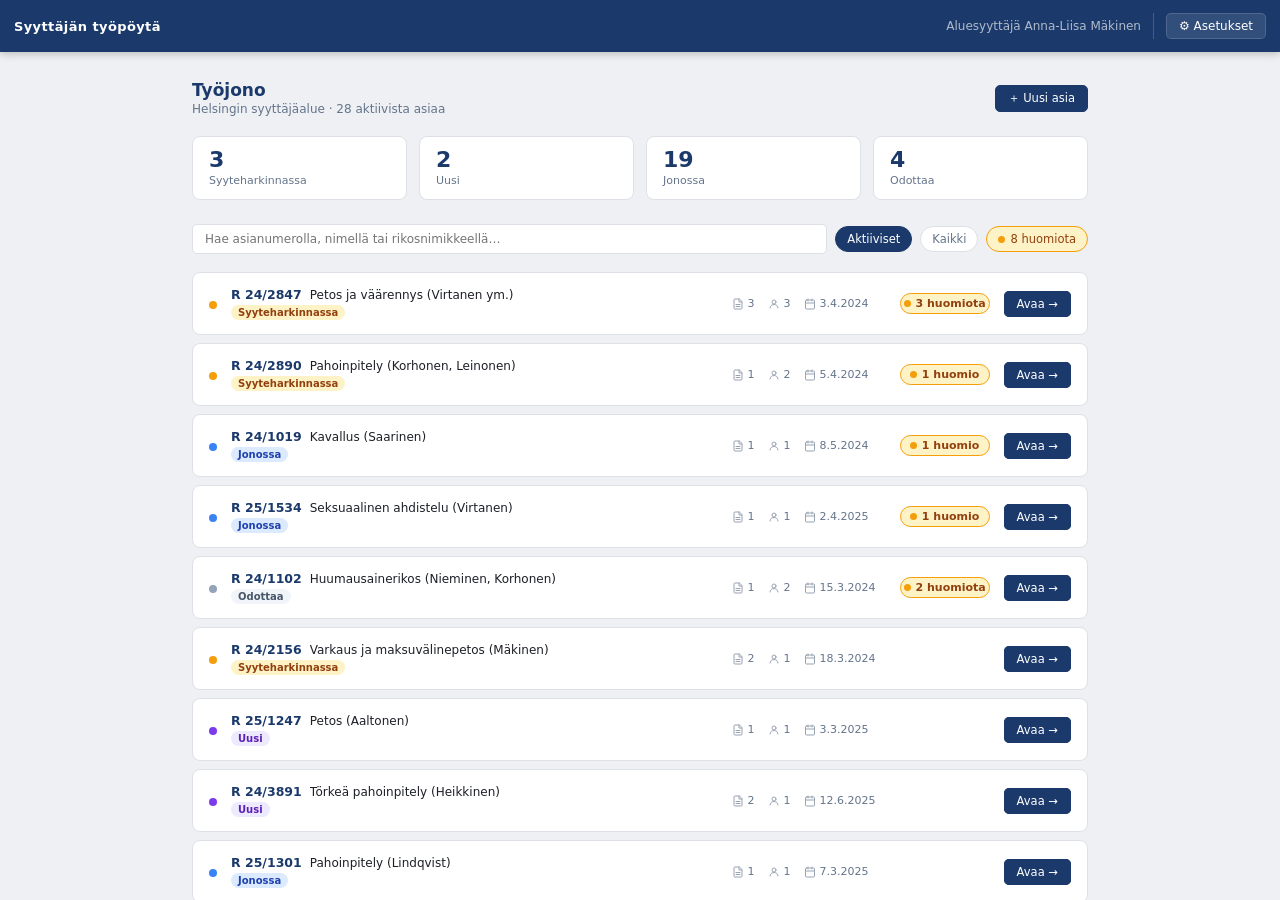
<file: index.html>
<!DOCTYPE html>
<html lang="fi">
<head>
  <meta charset="UTF-8">
  <meta name="viewport" content="width=device-width, initial-scale=1.0">
  <title>Syyttäjän työpöytä – Työjono</title>
  <link rel="stylesheet" href="common.css">
  <style>
    body { overflow-y: auto; }

    /* ===== JONO LAYOUT ===== */
    .jono-body {
      flex: 1;
      overflow-y: auto;
      padding: 28px 32px 48px;
      max-width: 960px;
      margin: 0 auto;
      width: 100%;
    }

    .jono-header {
      display: flex;
      align-items: center;
      justify-content: space-between;
      margin-bottom: 20px;
    }

    .jono-title {
      font-size: 17px;
      font-weight: 700;
      color: var(--navy);
    }

    .jono-subtitle {
      font-size: 12px;
      color: var(--muted);
      margin-top: 2px;
    }

    /* ===== FILTER BAR ===== */
    .filter-bar {
      display: flex;
      align-items: center;
      gap: 8px;
      margin-bottom: 18px;
      flex-wrap: wrap;
    }

    .filter-search {
      flex: 1;
      min-width: 220px;
      padding: 7px 12px;
      border: 1px solid var(--border);
      border-radius: var(--radius);
      font-size: 12px;
      font-family: inherit;
      background: white;
      color: var(--text);
      outline: none;
    }
    .filter-search:focus { border-color: var(--active-border); }

    .filter-chip {
      padding: 5px 11px;
      border-radius: 14px;
      border: 1px solid var(--border);
      background: white;
      font-size: 11.5px;
      cursor: pointer;
      color: var(--muted);
      transition: all 0.15s;
      font-family: inherit;
    }
    .filter-chip:hover { border-color: var(--navy-mid); color: var(--navy); }
    .filter-chip.active { background: var(--navy); color: white; border-color: var(--navy); }
    .filter-chip.huomiot-chip { display: inline-flex; align-items: center; gap: 5px; background: #fef3c7; border-color: #f59e0b; color: #92400e; }
    .filter-chip.huomiot-chip:hover { background: #fde68a; border-color: #d97706; }
    .filter-chip.huomiot-chip.active { background: #d97706; border-color: #b45309; color: white; }
    .filter-chip.huomiot-chip.active .hc-dot { background: white; }
    .hc-dot { display: inline-block; width: 7px; height: 7px; border-radius: 50%; background: #f59e0b; flex-shrink: 0; }

    /* ===== SECTION LABEL ===== */
    .section-label {
      font-size: 10px;
      font-weight: 700;
      color: var(--muted);
      text-transform: uppercase;
      letter-spacing: 0.08em;
      margin-bottom: 8px;
      margin-top: 20px;
    }
    .section-label:first-of-type { margin-top: 0; }

    /* ===== CASE CARD ===== */
    .case-card {
      background: white;
      border: 1px solid var(--border);
      border-radius: 8px;
      padding: 14px 16px;
      margin-bottom: 8px;
      display: flex;
      align-items: center;
      gap: 14px;
      cursor: pointer;
      transition: box-shadow 0.15s, border-color 0.15s;
      text-decoration: none;
      color: inherit;
    }
    .case-card:hover {
      border-color: var(--navy-mid);
      box-shadow: 0 2px 10px rgba(0,0,0,0.08);
    }
    .case-card.active-case {
      border-left: 3px solid var(--navy-mid);
      background: #fafcff;
    }

    .cc-status-dot {
      width: 8px; height: 8px;
      border-radius: 50%;
      flex-shrink: 0;
      margin-top: 2px;
    }
    .cc-status-dot.uusi           { background: #7c3aed; }
    .cc-status-dot.jonossa    { background: #3b82f6; }
    .cc-status-dot.syyteharkinnassa { background: #f59e0b; }
    .cc-status-dot.odottaa          { background: #94a3b8; }
    .cc-status-dot.oikeudessa       { background: #22c55e; }
    .cc-status-dot.valmis           { background: #16a34a; }

    .cc-main { flex: 1; min-width: 0; }

    .cc-top {
      display: flex;
      align-items: baseline;
      gap: 8px;
      margin-bottom: 3px;
    }

    .cc-id {
      font-weight: 700;
      font-size: 12.5px;
      color: var(--navy);
      white-space: nowrap;
    }

    .cc-desc {
      font-size: 12px;
      color: var(--text);
      white-space: nowrap;
      overflow: hidden;
      text-overflow: ellipsis;
    }

    .cc-bottom {
      display: flex;
      align-items: center;
      gap: 6px;
      flex-wrap: wrap;
    }

    .cc-tag {
      font-size: 10px;
      padding: 2px 7px;
      border-radius: 10px;
      font-weight: 600;
    }
    .cc-tag.rikos           { background: #dbeafe; color: #1e40af; }
    .cc-tag.uusi          { background: #ede9fe; color: #5b21b6; }
    .cc-tag.jonossa   { background: #dbeafe; color: #1e40af; }
    .cc-tag.syyteharkinnassa{ background: #fef3c7; color: #92400e; }
    .cc-tag.odottaa         { background: #f1f5f9; color: #475569; }
    .cc-tag.oikeudessa      { background: #dcfce7; color: #166534; }
    .cc-tag.valmis          { background: #d1fae5; color: #065f46; }
    .cc-tag.neutral         { background: #f1f5f9; color: #475569; }

    .hidden-notice {
      font-size: 11.5px;
      color: var(--muted);
      text-align: center;
      padding: 14px 0;
    }
    .link-btn {
      background: none;
      border: none;
      color: var(--navy-mid);
      cursor: pointer;
      font-size: inherit;
      font-family: inherit;
      text-decoration: underline;
      padding: 0;
    }

    .cc-meta {
      display: flex;
      align-items: center;
      gap: 0;
      flex-shrink: 0;
    }
    .cc-meta-item {
      display: inline-flex;
      align-items: center;
      gap: 4px;
      font-size: 11px;
      color: var(--muted);
      white-space: nowrap;
      width: 36px;
    }
    .cc-meta-item.cc-mi-date {
      width: 82px;
    }
    .cc-meta-item svg {
      flex-shrink: 0;
      opacity: 0.65;
    }

    .cc-deadline {
      font-size: 11px;
      color: var(--muted);
      white-space: nowrap;
      flex-shrink: 0;
    }
    .cc-deadline.urgent { color: #ef4444; font-weight: 600; }

    .cc-action {
      flex-shrink: 0;
    }

    .cc-huomiot {
      display: flex;
      align-items: center;
      justify-content: center;
      gap: 5px;
      background: #fef3c7;
      border: 1px solid #f59e0b;
      color: #92400e;
      border-radius: 12px;
      padding: 3px 6px;
      font-size: 11px;
      font-weight: 700;
      white-space: nowrap;
      width: 90px;
      flex-shrink: 0;
    }
    .cc-huomiot-dot {
      width: 7px;
      height: 7px;
      border-radius: 50%;
      background: #f59e0b;
      flex-shrink: 0;
      animation: huomio-pulse 1.8s ease-in-out infinite;
    }
    @keyframes huomio-pulse {
      0%, 100% { opacity: 1; }
      50%       { opacity: 0.35; }
    }

    .cc-btn {
      padding: 5px 12px;
      border-radius: var(--radius);
      font-size: 11.5px;
      font-weight: 500;
      cursor: pointer;
      border: 1px solid var(--border);
      background: white;
      color: var(--text);
      font-family: inherit;
      transition: all 0.15s;
      white-space: nowrap;
    }
    .cc-btn:hover { background: var(--highlight); border-color: var(--active-border); }
    .cc-btn.primary { background: var(--navy); color: white; border-color: var(--navy); }
    .cc-btn.primary:hover { background: var(--navy-mid); }

    /* ===== STATS ROW ===== */
    .stats-row {
      display: flex;
      gap: 12px;
      margin-bottom: 24px;
    }
    .stat-card {
      background: white;
      border: 1px solid var(--border);
      border-radius: 8px;
      padding: 12px 16px;
      flex: 1;
      cursor: pointer;
      transition: border-color 0.15s, background 0.15s;
      user-select: none;
    }
    .stat-card:hover { border-color: var(--navy-mid); }
    .stat-card.active { border-color: var(--navy); background: #f0f4ff; }
    .stat-num {
      font-size: 22px;
      font-weight: 700;
      color: var(--navy);
      line-height: 1;
      margin-bottom: 3px;
    }
    .stat-label { font-size: 11px; color: var(--muted); }
  </style>
</head>
<body>

<!-- NAVBAR -->
<nav class="navbar">
  <a href="index.html" class="navbar-brand">

    Syyttäjän työpöytä
  </a>
  <span class="navbar-spacer"></span>
  <span style="font-size:12px; color:rgba(255,255,255,0.65)">Aluesyyttäjä Anna-Liisa Mäkinen</span>
  <div class="nb-sep"></div>
  <button class="nb-btn nb-btn-ghost" onclick="showToast('Asetukset...')">⚙ Asetukset</button>
</nav>

<!-- MAIN CONTENT -->
<div class="jono-body">

  <div class="jono-header">
    <div>
      <div class="jono-title">Työjono</div>
      <div class="jono-subtitle" id="jono-subtitle">Helsingin syyttäjäalue</div>
    </div>
    <button class="cc-btn primary" onclick="showToast('Uusi asia...')">＋ Uusi asia</button>
  </div>

  <!-- Stats -->
  <div class="stats-row" id="stats-row"></div>

  <!-- Filter bar -->
  <div class="filter-bar">
    <input class="filter-search" id="filter-search" type="text" placeholder="Hae asianumerolla, nimellä tai rikosnimikkeellä…">
    <button class="filter-chip active" data-filter="aktiiviset">Aktiiviset</button>
    <button class="filter-chip" data-filter="kaikki">Kaikki</button>
    <span id="huomiot-chip-wrap"></span>
  </div>

  <!-- Cases rendered by JS -->
  <div id="case-list"></div>

</div>

<!-- TOAST -->
<div class="toast" id="toast"></div>

<script src="data.js"></script>
<script src="common.js"></script>
<script>
  var HIDDEN_STATUSES = ['oikeudessa', 'valmis'];
  var PRIMARY_STATUSES = ['uusi', 'jonossa', 'syyteharkinnassa', 'odottaa'];

  var STAT_DEFS = [
    { status: 'syyteharkinnassa', label: 'Syyteharkinnassa' },
    { status: 'uusi',           label: 'Uusi' },
    { status: 'jonossa',    label: 'Jonossa' },
    { status: 'odottaa',          label: 'Odottaa' },
  ];

  var currentFilter = 'aktiiviset';
  var searchQuery = '';

  function filteredCases() {
    return CASES.filter(function(c) {
      if (currentFilter === 'huomiot') { if (!c.huomiot || c.huomiot < 1) return false; }
      else if (currentFilter === 'aktiiviset' && HIDDEN_STATUSES.indexOf(c.status) !== -1) return false;
      else if (currentFilter !== 'aktiiviset' && currentFilter !== 'kaikki' && c.status !== currentFilter) return false;
      if (searchQuery) {
        var q = searchQuery.toLowerCase();
        var hay = (c.diaarinumero + ' ' + c.kuvaus + ' ' + c.tags.join(' ')).toLowerCase();
        if (hay.indexOf(q) === -1) return false;
      }
      return true;
    });
  }

  function caseCardHtml(c) {
    var isPrimary = PRIMARY_STATUSES.indexOf(c.status) !== -1;
    var nimikkeitaLkm = c.charges ? c.charges.length : c.tags.length;
    var vastaajiaLkm = c.vastaajat.length;
    var huomiotLkm = c.huomiot || 0;
    var iDoc = '<svg width="12" height="12" viewBox="0 0 24 24" fill="none" stroke="currentColor" stroke-width="2" stroke-linecap="round" stroke-linejoin="round"><path d="M14 2H6a2 2 0 0 0-2 2v16a2 2 0 0 0 2 2h12a2 2 0 0 0 2-2V8z"/><polyline points="14 2 14 8 20 8"/><line x1="16" y1="13" x2="8" y2="13"/><line x1="16" y1="17" x2="8" y2="17"/></svg>';
    var iPerson = '<svg width="12" height="12" viewBox="0 0 24 24" fill="none" stroke="currentColor" stroke-width="2" stroke-linecap="round" stroke-linejoin="round"><circle cx="12" cy="8" r="4"/><path d="M4 20c0-4 3.6-7 8-7s8 3 8 7"/></svg>';
    var iCal = '<svg width="12" height="12" viewBox="0 0 24 24" fill="none" stroke="currentColor" stroke-width="2" stroke-linecap="round" stroke-linejoin="round"><rect x="3" y="4" width="18" height="18" rx="2"/><line x1="16" y1="2" x2="16" y2="6"/><line x1="8" y1="2" x2="8" y2="6"/><line x1="3" y1="10" x2="21" y2="10"/></svg>';
    var metaHtml =
      '<span class="cc-meta-item">'           + iDoc    + nimikkeitaLkm + '</span>' +
      '<span class="cc-meta-item">'           + iPerson + vastaajiaLkm  + '</span>' +
      '<span class="cc-meta-item cc-mi-date">'+ iCal    + c.saapunut    + '</span>';
    var huomiotBadge = huomiotLkm > 0
      ? '<div class="cc-huomiot"><span class="cc-huomiot-dot"></span>' + huomiotLkm + ' huomio' + (huomiotLkm !== 1 ? 'ta' : '') + '</div>'
      : '<div class="cc-huomiot" style="visibility:hidden" aria-hidden="true"></div>';
    return '<a href="asia.html#' + c.id + '" class="case-card">' +
      '<div class="cc-status-dot ' + c.status + '"></div>' +
      '<div class="cc-main">' +
        '<div class="cc-top"><span class="cc-id">' + c.diaarinumero + '</span><span class="cc-desc">' + c.kuvaus + '</span></div>' +
        '<div class="cc-bottom">' +
          '<span class="cc-tag ' + c.status + '">' + c.statusLabel + '</span>' +
        '</div>' +
      '</div>' +
      '<div class="cc-meta">' + metaHtml + '</div>' +
      huomiotBadge +
      '<div class="cc-action"><span class="cc-btn' + (isPrimary ? ' primary' : '') + '">Avaa →</span></div>' +
    '</a>';
  }

  function renderStats() {
    document.getElementById('stats-row').innerHTML = STAT_DEFS.map(function(d) {
      var n = CASES.filter(function(c){ return c.status === d.status; }).length;
      var isActive = currentFilter === d.status;
      return '<div class="stat-card' + (isActive ? ' active' : '') + '" onclick="toggleStatFilter(\'' + d.status + '\')">' +
        '<div class="stat-num">' + n + '</div><div class="stat-label">' + d.label + '</div></div>';
    }).join('');
  }

  function toggleStatFilter(status) {
    setFilter(currentFilter === status ? 'aktiiviset' : status);
  }

  var STATUS_ORDER = ['syyteharkinnassa', 'uusi', 'jonossa', 'odottaa', 'oikeudessa', 'valmis'];

  function parseDate(s) {
    var p = s.split('.');
    return new Date(+p[2], +p[1] - 1, +p[0]);
  }

  function sortCases(cases) {
    return cases.slice().sort(function(a, b) {
      var aH = (a.huomiot || 0) > 0 ? 0 : 1;
      var bH = (b.huomiot || 0) > 0 ? 0 : 1;
      if (aH !== bH) return aH - bH;
      var aS = STATUS_ORDER.indexOf(a.status);
      var bS = STATUS_ORDER.indexOf(b.status);
      if (aS !== bS) return aS - bS;
      return parseDate(a.saapunut) - parseDate(b.saapunut);
    });
  }

  function renderCaseList() {
    var cases = sortCases(filteredCases());
    var hiddenCount = CASES.filter(function(c){ return HIDDEN_STATUSES.indexOf(c.status) !== -1; }).length;
    var html = cases.map(function(c){ return caseCardHtml(c); }).join('');
    if (currentFilter === 'aktiiviset' && hiddenCount > 0) {
      html += '<div class="hidden-notice">' + hiddenCount + ' asia' + (hiddenCount > 1 ? 'a' : '') +
        ' piilotettu (Oikeudessa / Valmis) — <button class="link-btn" onclick="setFilter(\'kaikki\')">näytä kaikki</button></div>';
    }
    document.getElementById('case-list').innerHTML = html;

    var activeCount = CASES.filter(function(c){ return HIDDEN_STATUSES.indexOf(c.status) === -1; }).length;
    document.getElementById('jono-subtitle').textContent =
      'Helsingin syyttäjäalue · ' + activeCount + ' aktiivista asiaa';
  }

  function renderHuomiotChip() {
    var total = CASES.reduce(function(sum, c) { return sum + (c.huomiot || 0); }, 0);
    var wrap = document.getElementById('huomiot-chip-wrap');
    if (!wrap) return;
    if (total === 0) { wrap.innerHTML = ''; return; }
    var isActive = currentFilter === 'huomiot';
    wrap.innerHTML = '<button class="filter-chip huomiot-chip' + (isActive ? ' active' : '') + '" id="huomiot-chip">' +
      '<span class="hc-dot"></span>' + total + ' huomio' + (total !== 1 ? 'ta' : '') + '</button>';
    document.getElementById('huomiot-chip').addEventListener('click', function() {
      setFilter(currentFilter === 'huomiot' ? 'aktiiviset' : 'huomiot');
    });
  }

  function setFilter(f) {
    currentFilter = f;
    document.querySelectorAll('.filter-chip[data-filter]').forEach(function(chip) {
      chip.classList.toggle('active', chip.dataset.filter === f);
    });
    renderHuomiotChip();
    renderStats();
    renderCaseList();
  }

  renderStats();
  renderCaseList();
  renderHuomiotChip();

  document.querySelectorAll('.filter-chip[data-filter]').forEach(function(chip) {
    chip.addEventListener('click', function() { setFilter(this.dataset.filter); });
  });

  document.getElementById('filter-search').addEventListener('input', function() {
    searchQuery = this.value.trim();
    renderCaseList();
  });
</script>
</body>
</html>
</file>
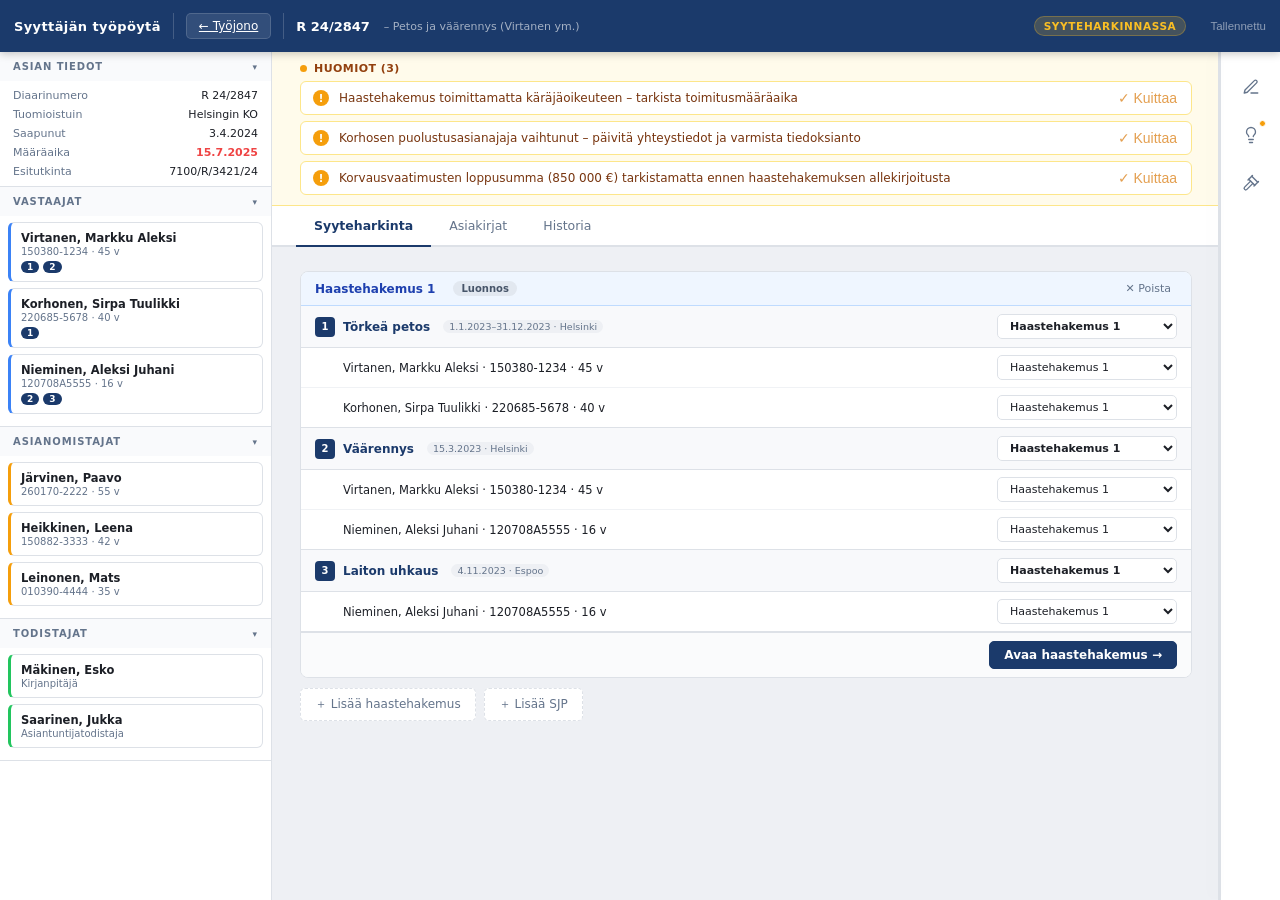
<file: asia.html>
<!DOCTYPE html>
<html lang="fi">
<head>
  <meta charset="UTF-8">
  <meta name="viewport" content="width=device-width, initial-scale=1.0">
  <title>R 24/2847 – Asianäkymä</title>
  <link rel="stylesheet" href="common.css">
  <style>
    /* ===== ASIA LAYOUT ===== */
    .asia-sidebar {
      width: var(--sidebar-w);
      background: var(--panel);
      border-right: 1px solid var(--border);
      display: flex;
      flex-direction: column;
      overflow: hidden;
      flex-shrink: 0;
    }

    /* ===== HUOMIOT BANNER ===== */
    .huomiot-banner {
      background: #fffbeb;
      border-bottom: 1px solid #fde68a;
      padding: 10px 28px;
      display: flex;
      flex-direction: column;
      gap: 6px;
    }
    .huomiot-banner-header {
      display: flex;
      align-items: center;
      gap: 7px;
      font-size: 11px;
      font-weight: 700;
      color: #92400e;
      text-transform: uppercase;
      letter-spacing: 0.04em;
    }
    .huomiot-banner-dot {
      width: 7px;
      height: 7px;
      border-radius: 50%;
      background: #f59e0b;
      flex-shrink: 0;
      animation: huomio-pulse 1.8s ease-in-out infinite;
    }
    @keyframes huomio-pulse { 0%, 100% { opacity: 1; } 50% { opacity: 0.3; } }
    .huomio-row {
      display: flex;
      align-items: center;
      gap: 10px;
      font-size: 12px;
      color: #78350f;
      background: white;
      border: 1px solid #fde68a;
      border-radius: 6px;
      padding: 7px 10px 7px 12px;
    }
    .huomio-row::before {
      content: '!';
      display: inline-flex;
      align-items: center;
      justify-content: center;
      width: 16px;
      height: 16px;
      border-radius: 50%;
      background: #f59e0b;
      color: white;
      font-size: 10px;
      font-weight: 900;
      flex-shrink: 0;
    }
    .huomio-teksti { flex: 1; }
    .huomio-dismiss {
      background: none;
      border: none;
      cursor: pointer;
      color: #d97706;
      font-size: 14px;
      line-height: 1;
      padding: 2px 4px;
      border-radius: 4px;
      flex-shrink: 0;
      opacity: 0.7;
      transition: opacity 0.15s, background 0.15s;
    }
    .huomio-dismiss:hover { opacity: 1; background: #fef3c7; }
    .huomio-row.dismissed {
      opacity: 0;
      transform: translateX(8px);
      transition: opacity 0.2s, transform 0.2s;
      pointer-events: none;
    }

    /* ===== TABS ===== */
    .tab-bar {
      display: flex;
      border-bottom: 2px solid var(--border);
      background: white;
      padding: 0 24px;
      gap: 0;
      flex-shrink: 0;
    }

    .tab {
      padding: 12px 18px;
      font-size: 12.5px;
      font-weight: 500;
      color: var(--muted);
      cursor: pointer;
      border-bottom: 2px solid transparent;
      margin-bottom: -2px;
      transition: color 0.15s;
      white-space: nowrap;
      user-select: none;
    }
    .tab:hover { color: var(--navy); }
    .tab.active { color: var(--navy); font-weight: 700; border-bottom-color: var(--navy); }

    /* ===== TAB CONTENT ===== */
    .tab-content { display: none; }
    .tab-content.active { display: block; }

    /* ===== ASIAKIRJA CARDS ===== */
    .doc-card {
      background: white;
      border: 1px solid var(--border);
      border-radius: 8px;
      padding: 16px 20px;
      margin-bottom: 10px;
      display: flex;
      align-items: center;
      gap: 14px;
    }

    .doc-card-icon {
      width: 40px; height: 40px;
      background: var(--navy-light);
      border-radius: 6px;
      display: flex;
      align-items: center;
      justify-content: center;
      flex-shrink: 0;
      font-size: 18px;
    }

    .doc-card-main { flex: 1; min-width: 0; }
    .doc-card-title { font-size: 13px; font-weight: 600; color: var(--navy); margin-bottom: 3px; }
    .doc-card-meta  { font-size: 11px; color: var(--muted); }

    .doc-card-status {
      font-size: 10.5px;
      font-weight: 700;
      padding: 3px 9px;
      border-radius: 10px;
    }
    .doc-card-status.luonnos { background: #fef3c7; color: #92400e; }
    .doc-card-status.valmis  { background: #dcfce7; color: #166534; }

    .doc-card-btn {
      padding: 6px 14px;
      border-radius: var(--radius);
      font-size: 12px;
      font-weight: 500;
      cursor: pointer;
      border: 1px solid var(--border);
      background: white;
      color: var(--text);
      font-family: inherit;
      transition: all 0.15s;
      white-space: nowrap;
      flex-shrink: 0;
    }
    .doc-card-btn:hover { background: var(--highlight); border-color: var(--active-border); }
    .doc-card-btn.primary { background: var(--navy); color: white; border-color: var(--navy); }
    .doc-card-btn.primary:hover { background: var(--navy-mid); }

    /* ===== COMPLETENESS WIDGET ===== */
    .completeness-widget {
      background: white;
      border: 1px solid var(--border);
      border-radius: 8px;
      padding: 14px 18px;
      margin-bottom: 18px;
      display: flex;
      align-items: center;
      gap: 16px;
    }

    .cw-label { font-size: 12px; color: var(--muted); white-space: nowrap; }
    .cw-track {
      flex: 1;
      height: 6px;
      background: var(--border);
      border-radius: 3px;
      overflow: hidden;
    }
    .cw-fill { height: 100%; background: #22c55e; border-radius: 3px; width: 68%; }
    .cw-pct  { font-size: 13px; font-weight: 700; color: var(--text); white-space: nowrap; }

    /* ===== PARTIES in sidebar ===== */
    .party-card {
      background: white;
      border: 1px solid var(--border);
      border-radius: 6px;
      padding: 8px 10px;
      margin: 0 8px 6px;
    }
    .party-name { font-size: 11.5px; font-weight: 600; color: var(--text); }
    .party-role { font-size: 10px; color: var(--muted); margin-top: 1px; }
    .party-badges { display: flex; gap: 4px; margin-top: 4px; flex-wrap: wrap; }
    .party-badge {
      font-size: 9px; font-weight: 700;
      padding: 1px 6px;
      border-radius: 10px;
      background: var(--navy);
      color: white;
    }

    .vastaaja-card  { border-left: 3px solid #3b82f6; }
    .asianomistaja-card { border-left: 3px solid #f59e0b; }
    .todistaja-card { border-left: 3px solid #22c55e; }

    /* ===== SECTION HEADER ===== */
    .asia-section-head {
      padding: 6px 13px 4px;
      font-size: 10px;
      font-weight: 700;
      color: var(--muted);
      text-transform: uppercase;
      letter-spacing: 0.09em;
    }

    /* ===== TIMELINE ===== */
    .timeline-item {
      display: flex;
      gap: 12px;
      padding: 10px 0;
      border-bottom: 1px solid var(--border);
    }
    .timeline-item:last-child { border-bottom: none; }
    .tl-dot {
      width: 8px; height: 8px;
      border-radius: 50%;
      background: var(--border);
      flex-shrink: 0;
      margin-top: 4px;
    }
    .tl-dot.done { background: var(--navy); }
    .tl-date { font-size: 11px; color: var(--muted); white-space: nowrap; width: 90px; flex-shrink: 0; }
    .tl-text { font-size: 12px; color: var(--text); }
    .tl-sub  { font-size: 11px; color: var(--muted); margin-top: 2px; }

    /* ===== SYYTEHARKINTA ===== */
    .sh-status-bar {
      display: flex;
      gap: 20px;
      padding: 10px 16px;
      background: white;
      border: 1px solid var(--border);
      border-radius: 8px;
      margin-bottom: 14px;
    }
    .sh-status-item { display: flex; align-items: center; gap: 6px; }
    .sh-status-dot { width: 8px; height: 8px; border-radius: 50%; flex-shrink: 0; }
    .sh-status-dot.avoinna { background: #94a3b8; }
    .sh-status-dot.hh  { background: #3b82f6; }
    .sh-status-dot.sjp { background: #f59e0b; }
    .sh-status-num   { font-weight: 700; font-size: 13px; color: var(--navy); }
    .sh-status-label { font-size: 12px; color: var(--muted); }

    .sh-section {
      margin-bottom: 10px;
      border: 1px solid var(--border);
      border-radius: 8px;
      overflow: hidden;
      background: white;
    }
    .sh-section-head {
      display: flex;
      align-items: center;
      gap: 8px;
      padding: 8px 14px;
      font-size: 12px;
      font-weight: 700;
    }
    .sh-section-head.avoinna { background: #f8f9fb; color: var(--muted); border-bottom: 1px solid var(--border); }
    .sh-section-head.hh  { background: #eff6ff; color: #1e40af; border-bottom: 1px solid #bfdbfe; }
    .sh-section-head.sjp { background: #fffbeb; color: #92400e; border-bottom: 1px solid #fde68a; }
    .sh-section-badge {
      min-width: 18px; height: 18px;
      border-radius: 4px;
      font-size: 9.5px; font-weight: 700;
      display: flex; align-items: center; justify-content: center;
      padding: 0 4px;
    }
    .sh-section-head.avoinna .sh-section-badge { background: #94a3b8; color: white; }
    .sh-section-head.hh  .sh-section-badge { background: #3b82f6; color: white; }
    .sh-section-head.sjp .sh-section-badge { background: #f59e0b; color: white; }
    .sh-section-spacer { flex: 1; }
    .sh-tila {
      font-size: 10px;
      font-weight: 700;
      padding: 2px 8px;
      border-radius: 10px;
      border: none;
      cursor: pointer;
      transition: background 0.15s, color 0.15s;
      margin-left: 10px;
    }
    .sh-tila.luonnos { background: #e2e8f0; color: #475569; }
    .sh-tila.luonnos:hover { background: #cbd5e1; }
    .sh-tila.valmis  { background: #dcfce7; color: #166534; }
    .sh-tila.valmis:hover  { background: #bbf7d0; }
    .sh-section-del {
      background: none; border: none; cursor: pointer;
      font-size: 11px; padding: 2px 6px; border-radius: 3px;
      color: var(--muted); font-family: inherit;
    }
    .sh-section-del:hover { background: #fee2e2; color: #dc2626; }

    .sh-charge-group { border-bottom: 1px solid var(--border); }
    .sh-charge-group:last-child { border-bottom: none; }
    .sh-charge-head {
      display: flex;
      align-items: center;
      gap: 8px;
      padding: 8px 14px;
      background: #f8f9fb;
      border-bottom: 1px solid var(--border);
    }
    .sh-ch-num {
      width: 20px; height: 20px;
      border-radius: 4px;
      background: var(--navy);
      color: white;
      font-size: 10px; font-weight: 700;
      display: flex; align-items: center; justify-content: center;
      flex-shrink: 0;
    }

    .sh-def-row {
      display: flex;
      align-items: center;
      padding: 7px 14px 7px 42px;
      gap: 12px;
      border-bottom: 1px solid #f0f2f5;
    }
    .sh-def-row:last-child { border-bottom: none; }

    .sh-vrow-main { flex: 1; min-width: 0; }
    .sh-vrow-nimike { font-size: 12px; font-weight: 600; color: var(--navy); }
    .sh-vrow-laki {
      font-size: 9.5px; color: var(--muted);
      background: #eef0f4; padding: 1px 6px;
      border-radius: 8px; margin-left: 5px;
    }
    .sh-vrow-vastaaja { font-size: 11.5px; color: var(--text); }
    .sh-move-select {
      padding: 4px 8px;
      border: 1px solid var(--border);
      border-radius: var(--radius);
      font-size: 11px; font-family: inherit;
      color: var(--text); background: white;
      cursor: pointer; outline: none;
      max-width: 180px;
    }
    .sh-move-select:focus { border-color: var(--active-border); }
    .sh-charge-select { font-size: 11px; font-weight: 600; }

    .sh-section-empty {
      padding: 16px;
      font-size: 11.5px;
      color: #cbd5e1;
      font-style: italic;
      text-align: center;
    }

    .sh-add-row { display: flex; gap: 8px; margin-bottom: 14px; }
    .sh-add-btn {
      padding: 7px 14px;
      border-radius: var(--radius);
      font-size: 12px; font-weight: 500;
      cursor: pointer;
      border: 1px dashed var(--border);
      background: white; color: var(--muted);
      font-family: inherit; transition: all 0.15s;
    }
    .sh-add-btn.hh:hover  { border-color: #3b82f6; color: #1e40af; background: #eff6ff; }
    .sh-add-btn.sjp:hover { border-color: #f59e0b; color: #92400e; background: #fffbeb; }

    .sh-bucket-footer {
      display: flex;
      justify-content: flex-end;
      padding: 8px 14px;
      border-top: 1px solid var(--border);
      background: #fafbfc;
    }
    .sh-bucket-action {
      padding: 6px 14px;
      border-radius: var(--radius);
      font-size: 12px; font-weight: 600;
      cursor: pointer; font-family: inherit; transition: all 0.15s;
      display: inline-flex; align-items: center;
    }
    .sh-bucket-action.hh  { background: var(--navy); color: white; border: 1px solid var(--navy); }
    .sh-bucket-action.hh:hover  { background: var(--navy-mid); }
    .sh-bucket-action.sjp { background: white; color: var(--text); border: 1px solid var(--border); }
    .sh-bucket-action.sjp:hover { border-color: var(--navy); color: var(--navy); }
  </style>
</head>
<body>

<!-- NAVBAR -->
<nav class="navbar">
  <a href="index.html" class="navbar-brand">Syyttäjän työpöytä</a>
  <div class="nb-sep"></div>
  <a href="index.html" class="nb-btn nb-btn-ghost">← Työjono</a>
  <div class="nb-sep"></div>
  <span class="navbar-case-id" id="nb-case-id"></span>
  <span class="navbar-case-desc" id="nb-case-desc"></span>
  <span class="navbar-spacer"></span>
  <span class="status-chip" id="nb-status"></span>
  <button class="nb-btn nb-btn-solid" id="nb-transition-btn" style="display:none" onclick="doStatusTransition()"></button>
  <span class="save-indicator" id="save-indicator">
    <span class="save-dot"></span>
    <span id="save-label">Tallennettu</span>
  </span>
</nav>

<!-- APP BODY -->
<div class="app-body">

  <!-- LEFT SIDEBAR -->
  <aside class="asia-sidebar sidebar">
    <div class="sidebar-scroll">

      <!-- Case meta -->
      <div class="sb-section">
        <div class="sb-header" onclick="toggleSb('sb-meta')">
          Asian tiedot
          <span class="sb-toggle" id="sb-meta-toggle">▾</span>
        </div>
        <div class="collapsible" id="sb-meta" style="max-height:300px">
          <div id="sb-meta-content"></div>
        </div>
      </div>

      <!-- Vastaajat -->
      <div class="sb-section">
        <div class="sb-header" onclick="toggleSb('sb-vastaajat')">
          Vastaajat
          <span class="sb-toggle" id="sb-vastaajat-toggle">▾</span>
        </div>
        <div class="collapsible" id="sb-vastaajat" style="max-height:600px; padding: 6px 0;">
          <div id="sb-vastaajat-content"></div>
        </div>
      </div>

      <!-- Asianomistajat -->
      <div class="sb-section">
        <div class="sb-header" onclick="toggleSb('sb-ano')">
          Asianomistajat
          <span class="sb-toggle" id="sb-ano-toggle">▾</span>
        </div>
        <div class="collapsible" id="sb-ano" style="max-height:400px; padding: 6px 0;">
          <div id="sb-ano-content"></div>
        </div>
      </div>

      <!-- Todistajat -->
      <div class="sb-section">
        <div class="sb-header" onclick="toggleSb('sb-tod')">
          Todistajat
          <span class="sb-toggle" id="sb-tod-toggle">▾</span>
        </div>
        <div class="collapsible" id="sb-tod" style="max-height:400px; padding: 6px 0;">
          <div id="sb-tod-content"></div>
        </div>
      </div>

    </div>
  </aside>

  <!-- MAIN AREA -->
  <main class="main-area" style="padding-top:0; padding-left:0; padding-right:0;">

    <!-- Huomiot banner -->
    <div id="huomiot-banner" class="huomiot-banner" style="display:none"></div>

    <!-- Tab bar -->
    <div class="tab-bar">
      <div class="tab active" onclick="switchTab('syyteharkinta', this)">Syyteharkinta</div>
      <div class="tab" onclick="switchTab('asiakirjat', this)">Asiakirjat</div>
      <div class="tab" onclick="switchTab('historia', this)">Historia</div>
    </div>

    <div style="padding: 24px 28px 40px;">

      <!-- SYYTEHARKINTA TAB -->
      <div id="tab-syyteharkinta" class="tab-content active">
        <div id="sh-root"></div>
      </div>

      <!-- ASIAKIRJAT TAB -->
      <div id="tab-asiakirjat" class="tab-content">
        <div class="doc-card">
          <div class="doc-card-icon">🗂</div>
          <div class="doc-card-main">
            <div class="doc-card-title">Esitutkintapöytäkirja</div>
            <div class="doc-card-meta">7100/R/3421/24 · 284 sivua · PDF</div>
          </div>
          <button class="doc-card-btn" onclick="showToast('Ladataan...')">Lataa</button>
        </div>
        <div class="doc-card">
          <div class="doc-card-icon">🗂</div>
          <div class="doc-card-main">
            <div class="doc-card-title">Kirjanpitoaineisto (liitteet)</div>
            <div class="doc-card-meta">Liitteet 1–28 · ZIP</div>
          </div>
          <button class="doc-card-btn" onclick="showToast('Ladataan...')">Lataa</button>
        </div>
      </div>

      <!-- HISTORIA TAB -->
      <div id="tab-historia" class="tab-content">
        <div style="background:white; border:1px solid var(--border); border-radius:8px; padding:16px 20px;">
          <div class="timeline-item">
            <div class="tl-dot done"></div>
            <div class="tl-date">27.6.2025</div>
            <div>
              <div class="tl-text">Haastehakemusta muokattu</div>
              <div class="tl-sub">Mäkinen, Anna-Liisa · Riidattomat seikat lisätty</div>
            </div>
          </div>
          <div class="timeline-item">
            <div class="tl-dot done"></div>
            <div class="tl-date">25.6.2025</div>
            <div>
              <div class="tl-text">Tuomioistuininfo päivitetty</div>
              <div class="tl-sub">Mäkinen, Anna-Liisa</div>
            </div>
          </div>
          <div class="timeline-item">
            <div class="tl-dot done"></div>
            <div class="tl-date">3.4.2024</div>
            <div>
              <div class="tl-text">Asia kirjattu</div>
              <div class="tl-sub">Esitutkinta siirretty syyttäjälle</div>
            </div>
          </div>
        </div>
      </div>

    </div>
  </main>

  <!-- RIGHT PANEL -->
  <div class="rt-panel" id="rt-panel">
    <div class="rt-panel-inner" id="rt-panel-inner"></div>
  </div>

  <!-- RIGHT TOOLBAR -->
  <aside class="right-toolbar">
    <button class="rt-btn" id="rt-btn-notes" onclick="toggleRtPanel('notes')" title="Muistiinpanot">
      <svg width="18" height="18" viewBox="0 0 24 24" fill="none" stroke="currentColor" stroke-width="1.8" stroke-linecap="round" stroke-linejoin="round">
        <path d="M12 20h9"/><path d="M16.5 3.5a2.121 2.121 0 0 1 3 3L7 19l-4 1 1-4L16.5 3.5z"/>
      </svg>
    </button>
    <button class="rt-btn" id="rt-btn-suggestions" onclick="toggleRtPanel('suggestions')" title="Ehdotukset">
      <svg width="18" height="18" viewBox="0 0 24 24" fill="none" stroke="currentColor" stroke-width="1.8" stroke-linecap="round" stroke-linejoin="round">
        <path d="M15 14c.2-1 .7-1.7 1.5-2.5 1-.9 1.5-2.2 1.5-3.5A6 6 0 0 0 6 8c0 1 .2 2.2 1.5 3.5.7.7 1.3 1.5 1.5 2.5"/>
        <path d="M9 18h6"/><path d="M10 22h4"/>
      </svg>
      <span class="rt-dot"></span>
    </button>
    <button class="rt-btn" id="rt-btn-registry" onclick="toggleRtPanel('registry')" title="Rikosrekisteri ja vireilläolot">
      <svg width="18" height="18" viewBox="0 0 24 24" fill="none" stroke="currentColor" stroke-width="1.8" stroke-linecap="round" stroke-linejoin="round">
        <path d="m14.5 12.5-8 8a2.119 2.119 0 0 1-3-3l8-8"/>
        <path d="m16 16 6-6"/>
        <path d="m8 8 6-6"/>
        <path d="m9 7 8 8"/>
        <path d="m21 11-8-8"/>
      </svg>
    </button>
  </aside>

</div><!-- /app-body -->

<!-- TOAST -->
<div class="toast" id="toast"></div>

<script src="data.js"></script>
<script src="common.js"></script>
<script>
  // ===== CASE INIT =====
  var activeCase = getCaseById(getCaseIdFromUrl());

  // Status transition definitions
  var STATUS_TRANSITIONS = {
    jonossa: { label: 'Aloita syyteharkinta →', next: 'syyteharkinnassa', nextLabel: 'Syyteharkinnassa' },
    uusi:        { label: 'Vastaanota asia →',       next: 'jonossa',    nextLabel: 'Jonossa' },
  };

  // Navbar
  document.getElementById('nb-case-id').textContent  = activeCase.diaarinumero;
  document.getElementById('nb-case-desc').textContent = '– ' + activeCase.kuvaus;
  document.getElementById('nb-status').textContent    = activeCase.statusLabel;
  updateTransitionBtn();

  function updateTransitionBtn() {
    var btn = document.getElementById('nb-transition-btn');
    var tr = STATUS_TRANSITIONS[activeCase.status];
    if (tr) {
      btn.textContent = tr.label;
      btn.style.display = '';
    } else {
      btn.style.display = 'none';
    }
  }

  function doStatusTransition() {
    var tr = STATUS_TRANSITIONS[activeCase.status];
    if (!tr) return;
    activeCase.status = tr.next;
    activeCase.statusLabel = tr.nextLabel;
    document.getElementById('nb-status').textContent = tr.nextLabel;
    updateTransitionBtn();
    showToast('Tila muutettu: ' + tr.nextLabel);
  }

  // Sidebar meta
  var dlStyle = activeCase.maараikaUrgent ? 'color:#ef4444;font-weight:600' : '';
  document.getElementById('sb-meta-content').innerHTML =
    '<div class="meta-row" style="padding-top:8px"><span class="meta-label">Diaarinumero</span><span class="meta-value">' + activeCase.diaarinumero + '</span></div>' +
    '<div class="meta-row"><span class="meta-label">Tuomioistuin</span><span class="meta-value">' + activeCase.tuomioistuin + '</span></div>' +
    '<div class="meta-row"><span class="meta-label">Saapunut</span><span class="meta-value">' + activeCase.saapunut + '</span></div>' +
    '<div class="meta-row"><span class="meta-label">Määräaika</span><span class="meta-value" style="' + dlStyle + '">' + (activeCase.maaraaika || '–') + '</span></div>' +
    '<div class="meta-row" style="padding-bottom:8px"><span class="meta-label">Esitutkinta</span><span class="meta-value">' + activeCase.esitutkinta + '</span></div>';

  // Vastaajat
  document.getElementById('sb-vastaajat-content').innerHTML = activeCase.vastaajat.map(function(v){
    var badges = v.syytekohdat.map(function(n){ return '<span class="party-badge">' + n + '</span>'; }).join('');
    return '<div class="party-card vastaaja-card"><div class="party-name">' + v.nimi + '</div>' +
      '<div class="party-role">' + v.hetu + ' · ' + v.ika + '</div>' +
      (badges ? '<div class="party-badges">' + badges + '</div>' : '') + '</div>';
  }).join('');

  // Asianomistajat
  document.getElementById('sb-ano-content').innerHTML = activeCase.asianomistajat.length
    ? activeCase.asianomistajat.map(function(a){
        return '<div class="party-card asianomistaja-card"><div class="party-name">' + a.nimi + '</div>' +
          '<div class="party-role">' + a.hetu + ' · ' + a.ika + '</div></div>';
      }).join('')
    : '<div style="padding:8px 13px;font-size:11px;color:var(--muted)">Ei asianomistajia</div>';

  // Todistajat
  document.getElementById('sb-tod-content').innerHTML = activeCase.todistajat.length
    ? activeCase.todistajat.map(function(t){
        return '<div class="party-card todistaja-card"><div class="party-name">' + t.nimi + '</div>' +
          '<div class="party-role">' + t.rooli + '</div></div>';
      }).join('')
    : '<div style="padding:8px 13px;font-size:11px;color:var(--muted)">Ei todistajia</div>';

  // ===== HUOMIOT BANNER =====
  var dismissedHuomiot = {};

  function renderHuomiotBanner() {
    var items = (activeCase.huomiotItems || []).filter(function(h) { return !dismissedHuomiot[h.id]; });
    var banner = document.getElementById('huomiot-banner');
    if (items.length === 0) { banner.style.display = 'none'; return; }
    banner.style.display = '';
    banner.innerHTML =
      '<div class="huomiot-banner-header"><span class="huomiot-banner-dot"></span>Huomiot (' + items.length + ')</div>' +
      items.map(function(h) {
        return '<div class="huomio-row" id="huomio-' + h.id + '">' +
          '<span class="huomio-teksti">' + h.teksti + '</span>' +
          '<button class="huomio-dismiss" onclick="dismissHuomio(\'' + h.id + '\')" title="Kuittaa">✓ Kuittaa</button>' +
        '</div>';
      }).join('');
  }

  function dismissHuomio(id) {
    var row = document.getElementById('huomio-' + id);
    if (row) row.classList.add('dismissed');
    setTimeout(function() {
      dismissedHuomiot[id] = true;
      renderHuomiotBanner();
    }, 220);
  }

  renderHuomiotBanner();

  // Sidebar collapse
  function toggleSb(id) {
    const el  = document.getElementById(id);
    const tog = document.getElementById(id + '-toggle');
    el.classList.toggle('closed');
    if (tog) tog.classList.toggle('collapsed');
  }

  // ===== SYYTEHARKINTA DATA — from activeCase =====
  var SH_CHARGES     = activeCase.charges;
  var SH_VAATIMUKSET = activeCase.vaatimukset;
  var shBuckets = activeCase.shBuckets.map(function(b){ return { id: b.id, type: b.type, label: b.label, tila: b.tila || 'luonnos' }; });
  var shAssign  = Object.assign({}, activeCase.shAssign);
  var shNextId  = shBuckets.reduce(function(m, b){ var n = parseInt(b.id.replace('b','')); return n >= m ? n + 1 : m; }, 1);

  function shAddBucket(type) {
    var hhN  = shBuckets.filter(function(b){ return b.type === 'hh';  }).length + 1;
    var sjpN = shBuckets.filter(function(b){ return b.type === 'sjp'; }).length + 1;
    var label = type === 'hh' ? 'Haastehakemus ' + hhN : 'SJP ' + sjpN;
    shBuckets.push({ id: 'b' + shNextId++, type: type, label: label, tila: 'luonnos' });
    shRender();
  }

  function shToggleTila(id) {
    var b = shBuckets.find(function(x){ return x.id === id; });
    if (b) { b.tila = b.tila === 'valmis' ? 'luonnos' : 'valmis'; shRender(); }
  }

  function shDeleteBucket(id) {
    SH_VAATIMUKSET.forEach(function(v){ if (shAssign[v.id] === id) shAssign[v.id] = ''; });
    shBuckets = shBuckets.filter(function(b){ return b.id !== id; });
    shRender();
  }

  function shMoveCharge(chargeId, targetId) {
    if (targetId === '__new_hh__' || targetId === '__new_sjp__') {
      var type = targetId === '__new_hh__' ? 'hh' : 'sjp';
      var hhN  = shBuckets.filter(function(b){ return b.type === 'hh';  }).length + 1;
      var sjpN = shBuckets.filter(function(b){ return b.type === 'sjp'; }).length + 1;
      var label = type === 'hh' ? 'Haastehakemus ' + hhN : 'SJP ' + sjpN;
      var newId = 'b' + shNextId++;
      shBuckets.push({ id: newId, type: type, label: label, tila: 'luonnos' });
      targetId = newId;
    }
    SH_VAATIMUKSET.forEach(function(v){
      if (v.charge === chargeId) shAssign[v.id] = targetId;
    });
    shRender();
  }

  function shMove(vaatimusId, targetId) {
    if (targetId === '__new_hh__' || targetId === '__new_sjp__') {
      var type = targetId === '__new_hh__' ? 'hh' : 'sjp';
      var hhN  = shBuckets.filter(function(b){ return b.type === 'hh';  }).length + 1;
      var sjpN = shBuckets.filter(function(b){ return b.type === 'sjp'; }).length + 1;
      var label = type === 'hh' ? 'Haastehakemus ' + hhN : 'SJP ' + sjpN;
      var newId = 'b' + shNextId++;
      shBuckets.push({ id: newId, type: type, label: label, tila: 'luonnos' });
      shAssign[vaatimusId] = newId;
    } else {
      shAssign[vaatimusId] = targetId;
    }
    shRender();
  }

  function shRender() {
    var root = document.getElementById('sh-root');
    if (!root) return;

    var unassigned = SH_VAATIMUKSET.filter(function(v){ return !shAssign[v.id]; });
    var hhCount  = SH_VAATIMUKSET.filter(function(v){
      var b = shBuckets.find(function(b){ return b.id === shAssign[v.id]; });
      return b && b.type === 'hh';
    }).length;
    var sjpCount = SH_VAATIMUKSET.filter(function(v){
      var b = shBuckets.find(function(b){ return b.id === shAssign[v.id]; });
      return b && b.type === 'sjp';
    }).length;

    function selectOpts(currentId) {
      var o = '<option value="">— Kohdistamattomat —</option>';
      if (shBuckets.length) o += '<option disabled>──────────</option>';
      shBuckets.forEach(function(b){
        o += '<option value="' + b.id + '"' + (currentId === b.id ? ' selected' : '') + '>' + b.label + '</option>';
      });
      o += '<option disabled>──────────</option>';
      o += '<option value="__new_hh__">＋ Luo uusi haastehakemus</option>';
      o += '<option value="__new_sjp__">＋ Luo uusi SJP</option>';
      return o;
    }

    function defRowHtml(v) {
      var cur = shAssign[v.id] || '';
      return '<div class="sh-def-row">' +
        '<div class="sh-vrow-main">' +
          '<div class="sh-vrow-vastaaja">' + v.vastaaja + ' · ' + v.hetu + '</div>' +
        '</div>' +
        '<select class="sh-move-select" onchange="shMove(\'' + v.id + '\',this.value)">' + selectOpts(cur) + '</select>' +
      '</div>';
    }

    function groupedItemsHtml(items) {
      var chargeIds = [];
      items.forEach(function(v){ if (chargeIds.indexOf(v.charge) === -1) chargeIds.push(v.charge); });
      return chargeIds.map(function(cid) {
        var c = SH_CHARGES.find(function(x){ return x.id === cid; });
        var rows = items.filter(function(v){ return v.charge === cid; });
        var curId = shAssign[rows[0].id] || '';
        return '<div class="sh-charge-group">' +
          '<div class="sh-charge-head">' +
            '<span class="sh-ch-num">' + c.num + '</span>' +
            '<span class="sh-vrow-nimike">' + c.nimike + '</span>' +
            '<span class="sh-vrow-laki">' + c.aika + ' · ' + c.paikka + '</span>' +
            '<span class="sh-section-spacer"></span>' +
            '<select class="sh-move-select sh-charge-select" onchange="shMoveCharge(\'' + cid + '\',this.value)">' + selectOpts(curId) + '</select>' +
          '</div>' +
          rows.map(defRowHtml).join('') +
        '</div>';
      }).join('');
    }

    var html = '';

    // Kohdistamattomat
    if (unassigned.length > 0) {
      html += '<div class="sh-section"><div class="sh-section-head avoinna">' +
        'Kohdistamattomat' +
        '</div>' + groupedItemsHtml(unassigned) + '</div>';
    }

    // Buckets
    shBuckets.forEach(function(b){
      var items = SH_VAATIMUKSET.filter(function(v){ return shAssign[v.id] === b.id; });
      var hhHash = activeCase.id + '/' + b.id;
      var actionBtn = b.type === 'hh'
        ? '<a href="haastehakemus.html#' + hhHash + '" class="sh-bucket-action hh" style="text-decoration:none">Avaa haastehakemus →</a>'
        : '<a href="#" class="sh-bucket-action hh" style="text-decoration:none" onclick="showToast(\'SJP-luonnos avataan...\');return false">Avaa SJP →</a>';
      var tilaLabel = b.tila === 'valmis' ? '✓ Valmis' : 'Luonnos';
      html += '<div class="sh-section"><div class="sh-section-head ' + b.type + '">' +
        b.label +
        '<span class="sh-tila ' + (b.tila || 'luonnos') + '">' + tilaLabel + '</span>' +
        '<span class="sh-section-spacer"></span>' +
        '<button class="sh-section-del" onclick="shDeleteBucket(\'' + b.id + '\')">✕ Poista</button>' +
        '</div>' +
        (items.length ? groupedItemsHtml(items) : '<div class="sh-section-empty">Ei vielä nimikkeitä</div>') +
        '<div class="sh-bucket-footer">' + actionBtn + '</div>' +
      '</div>';
    });

    // Add buttons
    html += '<div class="sh-add-row">' +
      '<button class="sh-add-btn hh"  onclick="shAddBucket(\'hh\')">＋ Lisää haastehakemus</button>' +
      '<button class="sh-add-btn sjp" onclick="shAddBucket(\'sjp\')">＋ Lisää SJP</button>' +
    '</div>';

    root.innerHTML = html;
  }

  // Tab switching
  function switchTab(name, el) {
    document.querySelectorAll('.tab').forEach(t => t.classList.remove('active'));
    document.querySelectorAll('.tab-content').forEach(c => c.classList.remove('active'));
    el.classList.add('active');
    document.getElementById('tab-' + name).classList.add('active');
  }

  // Right toolbar panels for asia.html
  window.RT_PANELS = {
    notes: {
      title: 'Muistiinpanot',
      render: () => `
        <textarea placeholder="Kirjoita muistiinpanoja…" style="flex:1;resize:none;border:1px solid var(--border);border-radius:4px;padding:8px 10px;font-size:9.5pt;font-family:'Segoe UI',sans-serif;color:var(--text);background:white;min-height:240px;line-height:1.55;outline:none"></textarea>
        <div style="font-size:8.5pt;color:var(--muted);margin-top:6px">Muistiinpanot eivät tallennu automaattisesti.</div>
      `
    },
    suggestions: {
      title: 'Ehdotukset',
      render: () => `
        <div class="rt-card">
          <button class="rt-card-dismiss" onclick="this.closest('.rt-card').remove()" title="Poista">✕</button>
          <div class="rt-card-title">Haastehakemus kesken</div>
          <div class="rt-card-body">Valmiusaste 68 %. Riidattomat seikat puuttuvat kahdesta syytekohdasta.</div>
          <a href="#" class="rt-magic-btn" style="text-decoration:none;display:inline-flex" onclick="(function(){ var b=shBuckets.find(function(x){return x.type==='hh';}); window.location.href='haastehakemus.html#'+activeCase.id+'/'+(b?b.id:''); return false; })()">✏️ Muokkaa haastehakemusta</a>
        </div>
        <div class="rt-card">
          <button class="rt-card-dismiss" onclick="this.closest('.rt-card').remove()" title="Poista">✕</button>
          <div class="rt-card-title">Määräaika lähestyy</div>
          <div class="rt-card-body">Haastehakemuksen määräaika 15.7.2025 on 18 päivän päästä.</div>
        </div>
      `
    },
    registry: {
      title: 'Rikosrekisteri ja vireilläolot',
      render: () => `
        <div class="rr-section-label">Vastaajat</div>

        <div class="rt-card" style="margin-bottom:8px">
          <div class="rr-header">
            <div>
              <div class="rt-card-title">Virtanen, Markku Aleksi</div>
              <span class="rr-badge punainen">2 merkintää</span>
            </div>
            <a class="rr-ote-link" href="#" onclick="showToast('Avataan rekisteriote…');return false">Avaa ote →</a>
          </div>
          <div class="rr-section-label">Tuomiot</div>
          <div class="rr-tuomio">
            <div class="rr-tuomio-nimike">Törkeä rattijuopumus</div>
            <div class="rr-tuomio-meta">Teko: 3.6.2018 &nbsp;·&nbsp; Tuomio: 15.9.2019 &nbsp;·&nbsp; Helsinki KO</div>
            <div class="rr-tuomio-seuraamus">60 pv ehdollinen vankeusrangaistus</div>
          </div>
          <div class="rr-tuomio">
            <div class="rr-tuomio-nimike">Petos</div>
            <div class="rr-tuomio-meta">Teko: 12.3.2020–8.2.2021 &nbsp;·&nbsp; Tuomio: 4.10.2021 &nbsp;·&nbsp; Helsinki KO</div>
            <div class="rr-tuomio-seuraamus">Sakko 60 pv</div>
          </div>
          <div class="rr-konkurrenssi">
            <div class="rr-konkurrenssi-head">⚠ Jälkikonkurrenssi</div>
            Käsiteltävän jutun tekoaika (1.1.2021–) alkaa ennen 4.10.2021 annettua tuomiota.
            Asia olisi voitu käsitellä yhdessä Helsinki KO:n istunnossa 4.10.2021.<br>
            Konkurrenssiryhmässä jo tuomittu: <strong>sakko 60 pv</strong>.
            <br><a class="rr-konkurrenssi-link" href="#" onclick="showToast('Avataan konkurrenssilaskelma…');return false">Näytä konkurrenssilaskelma →</a>
          </div>
          <div class="rr-section-label">Vireilläolot</div>
          <div class="rr-vireillaolo">Ei muita vireilläolevia asioita.</div>
        </div>

        <div class="rt-card" style="margin-bottom:8px">
          <div class="rr-header">
            <div>
              <div class="rt-card-title">Korhonen, Sirpa Tuulikki</div>
              <span class="rr-badge vihrea">Ei merkintöjä</span>
            </div>
            <a class="rr-ote-link" href="#" onclick="showToast('Avataan rekisteriote…');return false">Avaa ote →</a>
          </div>
          <div class="rr-section-label">Vireilläolot</div>
          <div class="rr-vireillaolo">Ei muita vireilläolevia asioita.</div>
        </div>

        <div class="rt-card">
          <div class="rr-header">
            <div>
              <div class="rt-card-title">Nieminen, Aleksi Juhani</div>
              <span class="rr-badge keltainen">1 merkintä</span>
            </div>
            <a class="rr-ote-link" href="#" onclick="showToast('Avataan rekisteriote…');return false">Avaa ote →</a>
          </div>
          <div class="rr-section-label">Tuomiot</div>
          <div class="rr-tuomio">
            <div class="rr-tuomio-nimike">Lievä pahoinpitely</div>
            <div class="rr-tuomio-meta">Teko: 15.3.2022 &nbsp;·&nbsp; Tuomio: 5.8.2022 &nbsp;·&nbsp; Espoo KO</div>
            <div class="rr-tuomio-seuraamus">Sakko 30 pv</div>
          </div>
          <div class="rr-section-label">Vireilläolot</div>
          <div class="rr-vireillaolo">
            <a class="rr-vireillaolo-link" href="asia.html#R241102">R 24/1102</a>
            — Laiton uhkaus &amp; kotirauhan rikkominen<br>
            <span style="font-size:8pt;color:var(--muted)">Helsinki KO, istunto 14.9.2025</span>
          </div>
        </div>
      `
    }
  };

  shRender();
</script>
</body>
</html>
</file>
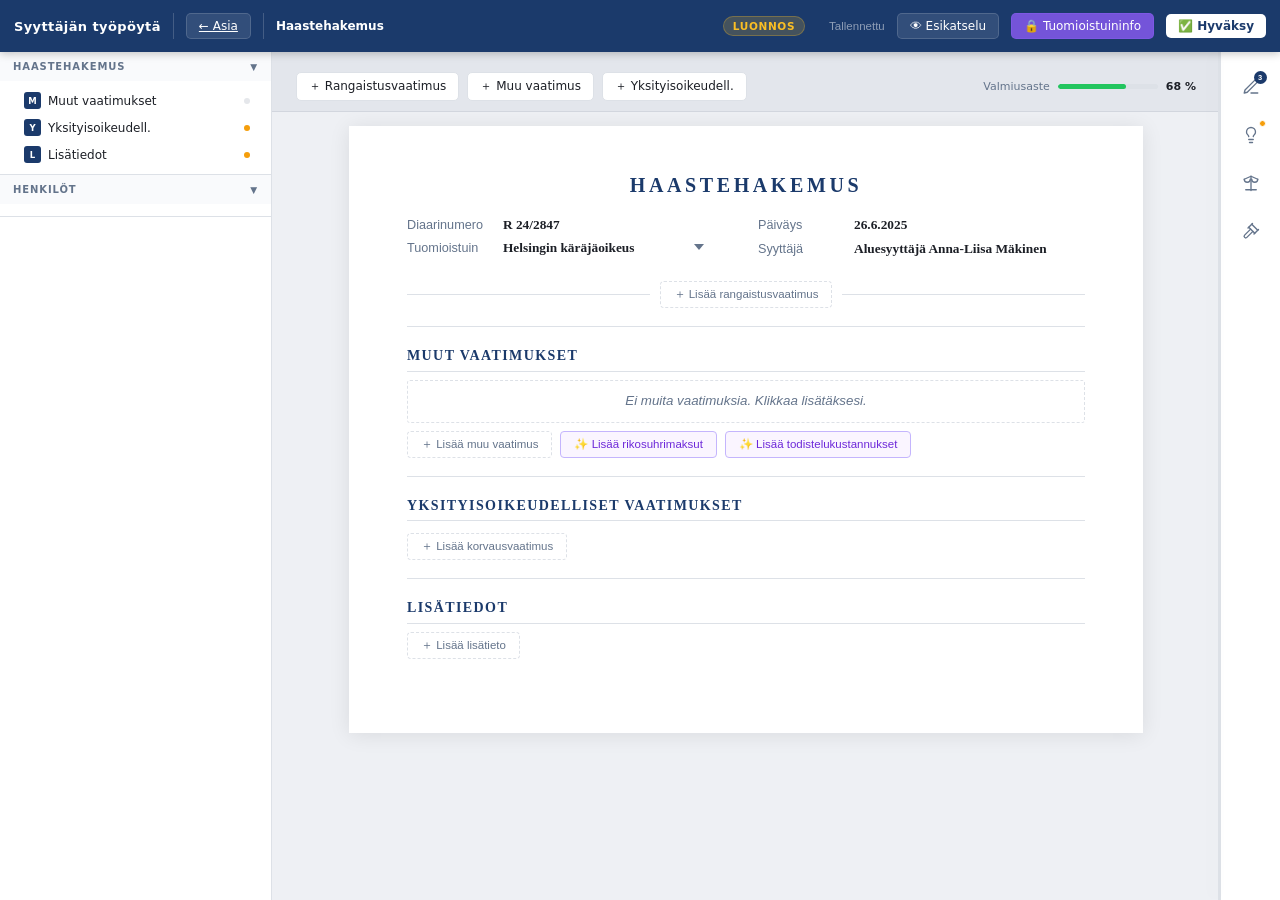
<file: haastehakemus.html>
<!DOCTYPE html>
<html lang="fi">
<head>
  <meta charset="UTF-8">
  <meta name="viewport" content="width=device-width, initial-scale=1.0">
  <title>Haastehakemus – R 24/2847</title>
  <link rel="stylesheet" href="common.css">
  <style>
    :root {
      --bg: #eef0f4;
      --panel: #ffffff;
      --navy: #1b3a6b;
      --navy-mid: #2d5fa6;
      --navy-light: #dce8f8;
      --text: #1c1f26;
      --muted: #64748b;
      --border: #dde1e7;
      --highlight: #f0f5ff;
      --active-border: #3b82f6;
      --danger: #dc2626;
      --sidebar-w: 272px;
      --nav-h: 52px;
      --radius: 5px;
    }

    *, *::before, *::after { box-sizing: border-box; margin: 0; padding: 0; }
    html, body { height: 100%; }

    body {
      font-family: 'Segoe UI', system-ui, -apple-system, sans-serif;
      font-size: 13px;
      background: var(--bg);
      color: var(--text);
      display: flex;
      flex-direction: column;
      overflow: hidden;
    }

    /* ===== NAVBAR ===== */
    .navbar {
      height: var(--nav-h);
      background: var(--navy);
      color: white;
      display: flex;
      align-items: center;
      padding: 0 14px;
      gap: 12px;
      flex-shrink: 0;
      box-shadow: 0 2px 8px rgba(0,0,0,0.22);
      z-index: 100;
    }

    .navbar-brand {
      display: flex;
      align-items: center;
      gap: 8px;
      font-weight: 700;
      font-size: 13px;
      letter-spacing: 0.03em;
      color: white;
      text-decoration: none;
      white-space: nowrap;
    }

    .brand-badge {
      background: rgba(255,255,255,0.15);
      border: 1px solid rgba(255,255,255,0.2);
      border-radius: 4px;
      padding: 4px 8px;
      font-size: 11px;
      letter-spacing: 0.05em;
    }

    .nb-sep { width: 1px; height: 26px; background: rgba(255,255,255,0.18); }

    .navbar-case-id {
      font-weight: 600;
      font-size: 13px;
      color: white;
    }

    .navbar-case-desc {
      font-size: 11px;
      color: rgba(255,255,255,0.6);
      margin-left: 2px;
    }

    .navbar-spacer { flex: 1; }

    .status-chip {
      padding: 3px 9px;
      border-radius: 10px;
      font-size: 10.5px;
      font-weight: 700;
      letter-spacing: 0.06em;
      text-transform: uppercase;
      background: rgba(251,191,36,0.18);
      color: #fbbf24;
      border: 1px solid rgba(251,191,36,0.28);
    }

    .nb-btn {
      display: inline-flex;
      align-items: center;
      gap: 5px;
      padding: 5px 12px;
      border-radius: var(--radius);
      font-size: 12px;
      font-weight: 500;
      cursor: pointer;
      border: none;
      transition: all 0.15s;
      font-family: inherit;
      white-space: nowrap;
    }

    .nb-btn-ghost {
      background: rgba(255,255,255,0.1);
      color: white;
      border: 1px solid rgba(255,255,255,0.15);
    }
    .nb-btn-ghost:hover { background: rgba(255,255,255,0.18); }

    .nb-btn-solid {
      background: white;
      color: var(--navy);
      font-weight: 600;
    }
    .nb-btn-solid:hover { background: #e0eaf9; }

    .nb-btn-purple {
      background: rgba(139,92,246,0.8);
      color: white;
      border: 1px solid rgba(139,92,246,0.4);
    }
    .nb-btn-purple:hover { background: rgba(139,92,246,1); }

    /* Autosave indicator */
    .save-indicator {
      display: inline-flex;
      align-items: center;
      gap: 6px;
      font-size: 11.5px;
      color: rgba(255,255,255,0.5);
      font-family: 'Segoe UI', sans-serif;
      transition: color 0.3s;
      user-select: none;
    }
    .save-indicator.saving { color: rgba(255,255,255,0.85); }
    .save-indicator.saved { color: rgba(255,255,255,0.55); }
    .save-dot {
      width: 6px; height: 6px;
      border-radius: 50%;
      background: currentColor;
      opacity: 0;
      transition: opacity 0.3s;
    }
    .save-indicator.saving .save-dot {
      opacity: 1;
      animation: save-pulse 0.7s ease-in-out infinite alternate;
    }
    .save-indicator.saved .save-dot { opacity: 1; }
    @keyframes save-pulse {
      from { opacity: 0.4; }
      to   { opacity: 1; }
    }

    /* ===== LAYOUT ===== */
    .app-body {
      flex: 1;
      display: flex;
      overflow: hidden;
      position: relative;
    }

    /* ===== SIDEBAR ===== */
    .sidebar {
      width: var(--sidebar-w);
      background: var(--panel);
      border-right: 1px solid var(--border);
      display: flex;
      flex-direction: column;
      overflow: hidden;
      flex-shrink: 0;
    }

    .sb-section { border-bottom: 1px solid var(--border); }

    .sb-header {
      padding: 9px 13px;
      font-size: 10px;
      font-weight: 700;
      color: var(--muted);
      text-transform: uppercase;
      letter-spacing: 0.09em;
      display: flex;
      align-items: center;
      justify-content: space-between;
      cursor: pointer;
      user-select: none;
      background: #f9fafc;
    }
    .sb-header:hover { background: var(--highlight); }

    .sb-toggle { font-size: 9px; transition: transform 0.2s; }
    .sb-toggle.collapsed { transform: rotate(-90deg); }

    .sb-content { padding: 6px 8px; }

    .meta-row {
      display: flex;
      justify-content: space-between;
      align-items: center;
      padding: 3px 13px;
      gap: 8px;
    }

    .meta-label { color: var(--muted); font-size: 11px; white-space: nowrap; }
    .meta-value { font-size: 11px; font-weight: 500; text-align: right; color: var(--text); }

    /* Outline */
    .outline-item {
      display: flex;
      align-items: center;
      padding: 5px 13px;
      cursor: pointer;
      font-size: 12px;
      gap: 7px;
      border-left: 3px solid transparent;
      transition: all 0.1s;
    }
    .outline-item:hover { background: var(--highlight); }
    .outline-item.active {
      background: var(--navy-light);
      border-left-color: var(--navy-mid);
      color: var(--navy);
      font-weight: 600;
    }

    .oi-badge {
      width: 17px; height: 17px;
      border-radius: 3px;
      background: var(--navy);
      color: white;
      font-size: 8.5px;
      font-weight: 700;
      display: flex;
      align-items: center;
      justify-content: center;
      flex-shrink: 0;
    }

    .oi-badge.sub { background: var(--navy-mid); width: 13px; height: 13px; margin-left: 14px; }

    .oi-dot {
      width: 6px; height: 6px;
      border-radius: 50%;
      margin-left: auto;
      flex-shrink: 0;
    }
    .oi-dot.ok { background: #22c55e; }
    .oi-dot.partial { background: #f59e0b; }
    .oi-dot.empty { background: #e5e7eb; }

    /* Source materials */
    .source-item {
      padding: 5px 13px;
      font-size: 11px;
      display: flex;
      align-items: center;
      gap: 7px;
      cursor: pointer;
      color: var(--muted);
      border-left: 3px solid transparent;
    }
    .source-item:hover { background: var(--highlight); color: var(--text); }
    .source-tag {
      font-size: 9px;
      padding: 1px 5px;
      background: #fef3c7;
      color: #92400e;
      border-radius: 3px;
      font-weight: 600;
      text-transform: uppercase;
      letter-spacing: 0.04em;
      white-space: nowrap;
    }
    .source-tag.rv { background: #dbeafe; color: #1e40af; }

    .sidebar-scroll { overflow-y: auto; flex: 1; }

    /* ===== MAIN AREA ===== */
    .main-area {
      flex: 1;
      overflow-y: auto;
      padding: 20px 24px 40px;
    }

    /* ===== DOCUMENT TOOLBAR ===== */
    .doc-toolbar {
      display: flex;
      align-items: center;
      gap: 8px;
      margin-bottom: 14px;
      position: sticky;
      top: -20px;
      z-index: 10;
      background: #e3e6ec;
      padding-top: 20px;
      padding-bottom: 10px;
      padding-left: 24px;
      padding-right: 24px;
      margin-top: -20px;
      margin-left: -24px;
      margin-right: -24px;
      border-bottom: 1px solid #d2d6de;
    }

    .dt-btn {
      display: inline-flex;
      align-items: center;
      gap: 5px;
      padding: 5px 12px;
      border-radius: var(--radius);
      font-size: 12px;
      font-weight: 500;
      cursor: pointer;
      border: 1px solid var(--border);
      background: white;
      color: var(--text);
      font-family: inherit;
      transition: all 0.15s;
    }
    .dt-btn:hover { background: var(--highlight); border-color: var(--active-border); }
    .dt-btn.primary { background: var(--navy); color: white; border-color: var(--navy); }
    .dt-btn.primary:hover { background: var(--navy-mid); }
    .dt-btn.purple { background: #7c3aed; color: white; border-color: #7c3aed; }
    .dt-btn.purple:hover { background: #6d28d9; }

    .dt-spacer { flex: 1; }

    .completeness-bar {
      display: flex;
      align-items: center;
      gap: 8px;
      font-size: 11px;
      color: var(--muted);
    }

    .progress-track {
      width: 100px;
      height: 5px;
      background: var(--border);
      border-radius: 3px;
      overflow: hidden;
    }

    .progress-fill {
      height: 100%;
      background: #22c55e;
      border-radius: 3px;
      width: 68%;
    }

    /* ===== RIGHT TOOLBAR ===== */
    .right-toolbar {
      width: 60px;
      background: var(--panel);
      border-left: 1px solid var(--border);
      display: flex;
      flex-direction: column;
      align-items: center;
      padding-top: 14px;
      gap: 6px;
      flex-shrink: 0;
      z-index: 5;
    }

    .rt-btn {
      position: relative;
      width: 42px;
      height: 42px;
      border: none;
      background: none;
      border-radius: 8px;
      cursor: pointer;
      color: var(--muted);
      display: flex;
      align-items: center;
      justify-content: center;
      transition: background 0.15s, color 0.15s;
    }
    .rt-btn:hover { background: #e8eaf0; color: var(--navy); }
    .rt-btn.active { background: #dde1ea; color: var(--navy); }

    .rt-badge {
      position: absolute;
      top: 5px; right: 5px;
      background: var(--navy);
      color: white;
      font-size: 7.5px;
      font-weight: 700;
      border-radius: 10px;
      min-width: 13px;
      height: 13px;
      display: flex;
      align-items: center;
      justify-content: center;
      padding: 0 3px;
      line-height: 1;
    }
    .rt-dot {
      position: absolute;
      top: 6px; right: 6px;
      width: 7px; height: 7px;
      background: #f59e0b;
      border-radius: 50%;
      border: 1.5px solid var(--panel);
    }

    .rt-panel {
      position: absolute;
      right: 60px;
      top: 0;
      bottom: 0;
      width: 0;
      overflow: hidden;
      background: var(--panel);
      border-left: 1px solid var(--border);
      border-right: 1px solid var(--border);
      transition: width 0.22s ease;
      display: flex;
      flex-direction: column;
      z-index: 20;
      box-shadow: -4px 0 16px rgba(0,0,0,0.07);
    }
    .rt-panel.open { width: 340px; }

    .rt-panel-inner {
      width: 340px;
      padding: 16px;
      overflow-y: auto;
      flex: 1;
      display: flex;
      flex-direction: column;
      gap: 10px;
    }
    .rt-panel-head {
      display: flex;
      align-items: center;
      justify-content: space-between;
      margin-bottom: 6px;
      flex-shrink: 0;
    }
    .rt-panel-title {
      font-size: 10.5pt;
      font-weight: 700;
      color: var(--navy);
    }
    .rt-panel-close {
      background: none; border: none; cursor: pointer;
      color: var(--muted); font-size: 13px; padding: 2px 4px; border-radius: 3px;
    }
    .rt-panel-close:hover { color: var(--navy); background: #e8eaf0; }

    /* ===== SEURAAMUSHARKINTA PANEL ===== */
    .cl-charge-block { margin-bottom: 18px; }
    .cl-charge-head {
      font-size: 9.5pt; font-weight: 700; color: var(--navy);
      padding: 5px 0 5px 0; border-bottom: 2px solid var(--navy);
      margin-bottom: 10px;
    }
    .cl-sub-label {
      font-size: 7.5pt; font-weight: 700; color: var(--muted);
      text-transform: uppercase; letter-spacing: 0.05em;
      margin: 10px 0 5px 0;
    }
    .cl-fact-list { display: flex; flex-direction: column; gap: 3px; }
    .cl-fact {
      font-size: 8.5pt; color: var(--text); line-height: 1.4;
      padding: 3px 6px; background: #f8f9fb; border-radius: 4px;
      border-left: 2px solid #cbd5e1;
    }
    .cl-precedent {
      background: white; border: 1px solid var(--border);
      border-radius: 5px; padding: 7px 9px; margin-bottom: 5px;
    }
    .cl-prec-title { font-size: 8.5pt; font-weight: 700; color: var(--navy); }
    .cl-prec-facts { font-size: 8pt; color: var(--muted); margin: 2px 0; line-height: 1.4; }
    .cl-prec-verdict {
      font-size: 8pt; font-weight: 600; color: #166534;
      background: #dcfce7; border-radius: 3px; padding: 1px 5px;
      display: inline-block; margin-top: 2px;
    }
    .cl-sentence-row {
      display: flex; justify-content: space-between; align-items: baseline;
      padding: 4px 0; border-bottom: 1px solid var(--border);
      font-size: 8.5pt;
    }
    .cl-sentence-row:last-child { border-bottom: none; }
    .cl-sentence-name { color: var(--text); font-weight: 500; }
    .cl-sentence-val { color: var(--navy); font-weight: 700; font-size: 8pt; text-align: right; }
    .cl-combined {
      margin-top: 18px; padding-top: 14px;
      border-top: 2px solid var(--navy);
    }
    .cl-combined-head {
      font-size: 9.5pt; font-weight: 700; color: var(--navy); margin-bottom: 10px;
    }
    .cl-combined-row {
      background: #eff6ff; border: 1px solid #bfdbfe;
      border-radius: 6px; padding: 8px 10px; margin-bottom: 6px;
    }
    .cl-combined-name { font-size: 8.5pt; font-weight: 700; color: #1e40af; margin-bottom: 2px; }
    .cl-combined-val { font-size: 9.5pt; font-weight: 700; color: #1e3a8a; }
    .cl-combined-note { font-size: 7.5pt; color: var(--muted); margin-top: 2px; }
    .cl-ai-badge {
      display: inline-flex; align-items: center; gap: 4px;
      font-size: 7pt; color: #6b7280; background: #f3f4f6;
      border-radius: 3px; padding: 1px 5px; margin-bottom: 12px;
    }


    .rt-magic-btn {
      margin-top: 8px;
      display: inline-flex;
      align-items: center;
      gap: 4px;
      font-size: 8.5pt;
      font-family: 'Segoe UI', sans-serif;
      font-weight: 600;
      color: #6d28d9;
      background: #faf5ff;
      border: 1px solid #c4b5fd;
      border-radius: 4px;
      padding: 3px 8px;
      cursor: pointer;
      transition: background 0.15s, border-color 0.15s;
    }
    .rt-magic-btn:hover { background: #ede9fe; border-color: #7c3aed; }

    /* ===== DOCUMENT ===== */
    .document-wrapper { max-width: 794px; margin: 0 auto; }

    .document {
      background: white;
      box-shadow: 0 2px 20px rgba(0,0,0,0.09);
      padding: 44px 58px 56px;
      font-family: 'Times New Roman', Times, Georgia, serif;
      font-size: 11.5pt;
      line-height: 1.55;
      position: relative;
    }

    /* Doc header */
    .doc-head {
      display: flex;
      justify-content: space-between;
      align-items: flex-start;
      padding-bottom: 14px;
      border-bottom: 2px solid var(--navy);
      margin-bottom: 18px;
    }

    .doc-office-name {
      font-family: 'Segoe UI', sans-serif;
      font-weight: 700;
      font-size: 12pt;
      color: var(--navy);
      letter-spacing: 0.04em;
    }

    .doc-office-sub {
      font-family: 'Segoe UI', sans-serif;
      font-size: 9pt;
      color: var(--muted);
      margin-top: 2px;
    }

    .doc-logo {
      width: 46px; height: 46px;
      border-radius: 50%;
      background: var(--navy);
      display: flex;
      align-items: center;
      justify-content: center;
      color: white;
      font-size: 22px;
    }

    .doc-title {
      text-align: center;
      font-size: 15pt;
      font-weight: 700;
      letter-spacing: 0.18em;
      text-transform: uppercase;
      color: var(--navy);
      margin-bottom: 14px;
    }

    .doc-meta {
      display: grid;
      grid-template-columns: 1fr 1fr;
      gap: 3px 24px;
      margin-bottom: 22px;
      font-size: 10pt;
    }

    .dm-row { display: flex; gap: 8px; align-items: baseline; }
    .dm-key { color: var(--muted); white-space: nowrap; min-width: 88px; font-family: 'Segoe UI', sans-serif; font-size: 9.5pt; }
    .dm-val { font-weight: 600; }

    .dm-select {
      font-family: 'Times New Roman', Times, Georgia, serif;
      font-size: 10pt;
      font-weight: 600;
      color: var(--text);
      background: transparent;
      border: none;
      border-bottom: 1px solid transparent;
      padding: 0 18px 0 0;
      appearance: none;
      -webkit-appearance: none;
      cursor: pointer;
      background-image: url("data:image/svg+xml,%3Csvg xmlns='http://www.w3.org/2000/svg' width='10' height='6' viewBox='0 0 10 6'%3E%3Cpath d='M0 0l5 6 5-6z' fill='%2364748b'/%3E%3C/svg%3E");
      background-repeat: no-repeat;
      background-position: right 2px center;
      outline: none;
      transition: border-color 0.15s;
    }
    .dm-select:hover { border-bottom-color: var(--border); }
    .dm-select:focus { border-bottom-color: var(--active-border); }

    /* Section */
    .doc-section { margin-bottom: 18px; }

    .ds-title {
      font-size: 10.5pt;
      font-weight: 700;
      text-transform: uppercase;
      letter-spacing: 0.1em;
      color: var(--navy);
      margin-bottom: 8px;
      padding-bottom: 4px;
      border-bottom: 1px solid var(--border);
      display: flex;
      align-items: center;
      gap: 8px;
      font-family: 'Times New Roman', serif;
    }

    /* Vastaajat */
    .vastaaja-card {
      border: 1px solid var(--border);
      border-radius: 4px;
      padding: 9px 13px;
      margin-bottom: 7px;
      background: #fafbfc;
      position: relative;
    }
    .vastaaja-card:hover { border-color: #93c5fd; }
    .vastaaja-card:hover .card-actions { opacity: 1; }

    .vc-name { font-weight: 700; font-size: 10.5pt; color: var(--navy); }
    .vc-meta { font-size: 9.5pt; color: var(--muted); margin-top: 1px; font-family: 'Segoe UI', sans-serif; }

    .vc-row {
      display: flex;
      align-items: flex-start;
      justify-content: space-between;
      gap: 8px;
    }

    .vc-chips {
      display: flex;
      gap: 3px;
      flex-shrink: 0;
      align-items: center;
      padding-top: 1px;
    }

    .rv-chip {
      display: inline-flex;
      align-items: center;
      justify-content: center;
      width: 16px; height: 16px;
      border-radius: 3px;
      background: var(--navy);
      color: white;
      font-size: 8px;
      font-weight: 700;
      font-family: 'Segoe UI', sans-serif;
    }

    .rv-chip.ao { background: #92400e; }
    .rv-chip.tod { background: #166534; }

    .age-warn {
      display: inline-flex;
      align-items: center;
      gap: 3px;
      padding: 1px 6px;
      border-radius: 3px;
      font-size: 9.5px;
      font-weight: 700;
      font-family: 'Segoe UI', sans-serif;
      letter-spacing: 0.02em;
    }
    .age-warn.u15 { background: #fee2e2; color: #b91c1c; border: 1px solid #fca5a5; }
    .age-warn.u18 { background: #fff3cd; color: #92400e; border: 1px solid #fcd34d; }
    .age-warn.u21 { background: #fef9c3; color: #713f12; border: 1px solid #fde047; }

    .subsec-label {
      margin-bottom: 5px;
      font-size: 9pt;
      color: var(--muted);
      font-family: 'Segoe UI', sans-serif;
      text-transform: uppercase;
      letter-spacing: 0.07em;
      font-weight: 700;
    }

    /* Henkilöt in sidebar — compact overrides */
    .sb-content .vastaaja-card,
    .sb-content .todistaja-card {
      padding: 6px 10px;
      margin-bottom: 5px;
    }
    .sb-content .vc-name,
    .sb-content .tc-name { font-size: 9.5pt; }
    .sb-content .vc-meta,
    .sb-content .tc-meta { font-size: 8.5pt; }
    .sb-content .subsec-label { font-size: 8pt; margin-top: 10px; }
    .sb-content .subsec-label:first-child { margin-top: 0; }
    .sb-content .age-warn { font-size: 8.5px; }

    .todistaja-card {
      border: 1px solid var(--border);
      border-radius: 4px;
      padding: 8px 13px;
      margin-bottom: 6px;
      background: #f8faf8;
      position: relative;
    }
    .todistaja-card:hover { border-color: #86efac; }
    .todistaja-card:hover .card-actions { opacity: 1; }
    .tc-name { font-weight: 700; font-size: 10.5pt; color: #14532d; }
    .tc-meta { font-size: 9.5pt; color: var(--muted); margin-top: 1px; font-family: 'Segoe UI', sans-serif; }

    .card-actions {
      position: absolute;
      right: 8px;
      top: 50%;
      transform: translateY(-50%);
      display: flex;
      gap: 4px;
      opacity: 0;
      transition: opacity 0.15s;
    }

    .ca-btn {
      background: white;
      border: 1px solid var(--border);
      border-radius: 3px;
      padding: 2px 6px;
      cursor: pointer;
      font-size: 11px;
      color: var(--muted);
      font-family: 'Segoe UI', sans-serif;
      transition: all 0.1s;
    }
    .ca-btn:hover { border-color: var(--active-border); color: var(--active-border); background: var(--highlight); }
    .ca-btn.del:hover { border-color: var(--danger); color: var(--danger); background: #fef2f2; }

    /* Rangaistusvaatimus */
    .rv-block {
      border: 1px solid var(--border);
      border-radius: var(--radius);
      margin-bottom: 14px;
      overflow: visible;
      position: relative;
    }
    .rv-block:hover { border-color: #93c5fd; }
    .rv-block.focused { border-color: var(--active-border); box-shadow: 0 0 0 3px rgba(59,130,246,0.1); }

    .rv-head {
      background: var(--navy-light);
      padding: 8px 13px;
      display: flex;
      align-items: flex-start;
      gap: 10px;
      cursor: pointer;
      user-select: none;
      border-radius: var(--radius) var(--radius) 0 0;
    }
    .rv-head:hover { background: #ccddf5; }

    .rv-head-title {
      flex: 1;
      display: flex;
      flex-direction: column;
      gap: 5px;
      font-family: 'Times New Roman', serif;
    }

    .rv-head-main {
      display: flex;
      align-items: baseline;
      gap: 8px;
      flex-wrap: wrap;
    }

    .rv-head-num {
      font-size: 10pt;
      font-weight: 600;
      color: var(--navy-mid);
      font-family: 'Segoe UI', sans-serif;
      flex-shrink: 0;
    }

    .rv-head-crime {
      font-size: 11pt;
      font-weight: 700;
      color: var(--navy);
      letter-spacing: 0.02em;
    }

    .rv-head-date {
      font-size: 9pt;
      color: var(--navy-mid);
      font-family: 'Segoe UI', sans-serif;
      font-weight: 400;
    }

    .rv-head-sub {
      font-size: 9pt;
      color: var(--navy-mid);
      font-family: 'Segoe UI', sans-serif;
      font-weight: 400;
    }

    .rv-head-summary {
      display: none;
      flex-wrap: wrap;
      gap: 4px;
    }
    .rv-block.rv-collapsed .rv-head-summary { display: flex; }

    .ptag-sm {
      font-size: 9.5px !important;
      padding: 1px 7px !important;
      gap: 4px !important;
    }

    .rv-toggle-icon {
      font-size: 10px;
      color: var(--navy-mid);
      transition: transform 0.2s;
      font-family: sans-serif;
    }
    .rv-toggle-icon.collapsed { transform: rotate(-90deg); }

    .rv-actions {
      display: flex;
      gap: 4px;
    }

    .rv-body {
      padding: 14px;
      display: grid;
      gap: 13px;
    }

    .rv-field { display: grid; gap: 3px; }

    .rv-label {
      font-size: 8.5pt;
      font-weight: 700;
      color: var(--muted);
      text-transform: uppercase;
      letter-spacing: 0.09em;
      font-family: 'Segoe UI', sans-serif;
      display: flex;
      align-items: center;
      gap: 6px;
    }

    .rv-label .edit-hint {
      font-size: 9px;
      color: var(--active-border);
      font-weight: 400;
      text-transform: none;
      letter-spacing: 0;
      font-style: italic;
      opacity: 0;
      transition: opacity 0.15s;
    }

    .rv-field:hover .edit-hint { opacity: 1; }

    .rv-value { font-size: 10.5pt; line-height: 1.6; }

    /* Rikosnimike */
    .rn-block { display: flex; flex-wrap: wrap; align-items: baseline; gap: 10px 16px; }
    .rn-nimi { font-weight: 700; color: var(--navy); font-size: 10.5pt; }
    .rn-pykala { font-size: 9.5pt; color: var(--muted); font-style: italic; }

    /* Rikosnimike combo */
    .rn-combo {
      display: inline-flex; align-items: baseline; gap: 4px;
      cursor: pointer; border-bottom: 1px dashed transparent;
      transition: border-color 0.15s;
    }
    .rn-combo:hover { border-bottom-color: var(--navy); }
    .rn-combo-caret {
      font-size: 8pt; color: var(--muted); font-style: normal;
      font-family: 'Segoe UI', sans-serif; font-weight: 400;
      transition: color 0.15s;
    }
    .rn-combo:hover .rn-combo-caret { color: var(--navy); }

    .rn-dropdown {
      position: fixed; z-index: 2000;
      background: white; border: 1px solid var(--border);
      border-radius: 6px; box-shadow: 0 8px 28px rgba(0,0,0,0.14);
      width: 380px; display: none;
      font-family: 'Segoe UI', sans-serif;
    }
    .rn-dropdown.open { display: block; }
    .rn-search {
      width: 100%; box-sizing: border-box;
      border: none; border-bottom: 1px solid var(--border);
      padding: 9px 12px; font-size: 12px;
      font-family: inherit; outline: none; border-radius: 6px 6px 0 0;
      color: var(--text);
    }
    .rn-list {
      list-style: none; margin: 0; padding: 4px 0;
      max-height: 280px; overflow-y: auto;
    }
    .rn-list li {
      padding: 7px 12px; cursor: pointer; line-height: 1.35;
    }
    .rn-list li:hover, .rn-list li.rn-active { background: #f0f4fb; }
    .rn-list-nimi { font-size: 11.5px; font-weight: 600; color: var(--navy); }
    .rn-list-pykala { font-size: 10.5px; color: var(--muted); }
    .rn-list-empty { padding: 10px 12px; font-size: 12px; color: var(--muted); }

    /* Person tags */
    .person-tags { display: flex; flex-wrap: wrap; gap: 5px; margin-bottom: 5px; }
    .ptag {
      display: inline-flex;
      align-items: center;
      gap: 6px;
      background: var(--navy-light);
      color: var(--navy);
      border: 1px solid #b8d0ee;
      padding: 2px 8px 2px 9px;
      border-radius: 3px;
      font-size: 10pt;
      font-weight: 600;
    }
    .ptag.ao { background: #fefcf0; color: #78350f; border-color: #e9d8a6; }
    .ptag.tod { background: #f0faf4; color: #14532d; border-color: #86efac; }
    .ptag .role { font-weight: 400; font-size: 9pt; color: var(--muted); }
    .ptag-del {
      background: none; border: none; cursor: pointer;
      color: rgba(0,0,0,0.25); padding: 0; font-size: 12px; line-height: 1;
      opacity: 0; transition: opacity 0.15s, color 0.1s;
    }
    .ptag:hover .ptag-del { opacity: 1; }
    .ptag-del:hover { color: var(--danger) !important; }

    /* RV persons subsections */
    .rv-persons { display: grid; gap: 10px; }
    .rv-psub-label {
      font-size: 8pt; font-weight: 700; color: var(--muted);
      text-transform: uppercase; letter-spacing: 0.09em;
      font-family: 'Segoe UI', sans-serif; margin-bottom: 4px;
    }
    .add-person-btn {
      display: inline-flex;
      align-items: center;
      justify-content: center;
      width: 22px; height: 22px;
      padding: 0;
      background: none;
      border: 1px dashed var(--border);
      border-radius: 3px;
      cursor: pointer;
      font-size: 14px;
      color: var(--muted);
      line-height: 1;
      transition: all 0.15s;
      flex-shrink: 0;
    }
    .add-person-btn:hover {
      border-color: var(--active-border);
      color: var(--active-border);
      background: var(--highlight);
    }

    /* Summary note */
    .summary-note {
      font-size: 9.5pt; color: var(--muted); font-family: 'Segoe UI', sans-serif;
      font-style: italic; margin-bottom: 8px;
    }

    /* Evidence lists */
    .ev-list { list-style: none; display: grid; gap: 3px; }

    .ev-item {
      display: flex;
      align-items: flex-start;
      gap: 8px;
      padding: 5px 7px;
      border-radius: 3px;
      border: 1px solid transparent;
      transition: background 0.1s;
    }
    .ev-item:hover { background: var(--highlight); border-color: var(--border); }

    .ev-num {
      font-weight: 700;
      color: var(--navy-mid);
      min-width: 18px;
      font-size: 10pt;
      flex-shrink: 0;
      padding-top: 1px;
    }

    [id$="-htod"] .ev-num { display: none; }

    .ev-content {
      flex: 1;
      display: flex;
      flex-direction: column;
      gap: 1px;
    }

    .ev-text {
      font-size: 10.5pt;
      line-height: 1.5;
    }

    .ev-theme {
      font-size: 9.5pt;
      color: var(--muted);
      font-style: italic;
      line-height: 1.4;
    }

    .ev-del {
      background: none;
      border: none;
      cursor: pointer;
      color: #d1d5db;
      font-size: 14px;
      padding: 0;
      opacity: 0;
      transition: opacity 0.15s, color 0.1s;
      line-height: 1;
      flex-shrink: 0;
    }
    .ev-item:hover .ev-del { opacity: 1; }
    .ev-del:hover { color: var(--danger); }

    .add-ev-btn {
      display: inline-flex;
      align-items: center;
      gap: 4px;
      margin-top: 5px;
      padding: 4px 10px;
      background: none;
      border: 1px dashed var(--border);
      border-radius: 3px;
      cursor: pointer;
      font-size: 11px;
      color: var(--muted);
      font-family: 'Segoe UI', sans-serif;
      transition: all 0.15s;
    }
    .add-ev-btn:hover {
      border-color: var(--active-border);
      color: var(--active-border);
      background: var(--highlight);
    }
    .rv-add-section-row { padding: 8px 0 4px; }
    .rv-section-title-select {
      font-size: 10.5pt; font-weight: 700; color: var(--navy);
      border: none; background: transparent; cursor: pointer;
      font-family: 'Segoe UI', sans-serif;
      text-transform: uppercase; letter-spacing: 0.07em;
      font-size: 8.5pt; color: var(--muted);
      padding: 0; outline: none;
    }
    .rv-section-title-select:hover { color: var(--navy); }
    .rv-custom-section { position: relative; }
    .rv-custom-section .rv-sec-del {
      position: absolute; top: 0; right: 0;
      background: none; border: none; cursor: pointer;
      font-size: 10px; color: var(--muted); padding: 2px 4px;
      opacity: 0; transition: opacity 0.15s;
    }
    .rv-custom-section:hover .rv-sec-del { opacity: 1; }

    /* Add section row */
    .add-row {
      display: flex;
      align-items: center;
      gap: 10px;
      margin: 6px 0 14px;
    }
    .add-row-line { flex: 1; height: 1px; background: var(--border); }

    .add-row-btn {
      display: inline-flex;
      align-items: center;
      gap: 5px;
      padding: 5px 13px;
      background: white;
      border: 1px dashed var(--border);
      border-radius: 4px;
      cursor: pointer;
      font-size: 11.5px;
      color: var(--muted);
      font-family: 'Segoe UI', sans-serif;
      white-space: nowrap;
      transition: all 0.15s;
    }
    .magic-btn { border-style: solid; border-color: #c4b5fd; color: #6d28d9; background: #faf5ff; }
    .magic-btn:hover { border-color: #7c3aed; color: #5b21b6; background: #ede9fe; }
    .add-row-btn:hover {
      border-color: var(--active-border);
      color: var(--active-border);
      background: var(--highlight);
    }

    /* Plain sections (Muut, Yksityis, Lisätiedot) */
    .plain-block {
      border: 1px solid var(--border);
      border-radius: var(--radius);
      margin-bottom: 12px;
      overflow: hidden;
      position: relative;
    }
    .plain-block:hover { border-color: #93c5fd; }

    .pb-head {
      background: #f8f9fb;
      padding: 7px 13px;
      display: flex;
      align-items: center;
      gap: 8px;
      cursor: pointer;
      user-select: none;
    }
    .pb-head:hover { background: var(--highlight); }

    .pb-title {
      font-weight: 700;
      font-size: 10pt;
      color: var(--navy);
      text-transform: uppercase;
      letter-spacing: 0.08em;
      font-family: 'Times New Roman', serif;
      flex: 1;
    }

    .pb-toggle { font-size: 10px; color: var(--muted); transition: transform 0.2s; }
    .pb-toggle.collapsed { transform: rotate(-90deg); }

    /* RV header crime combo */
    .rv-head-combo {
      display: inline-flex;
      align-items: baseline;
      gap: 5px;
      cursor: pointer;
      border-bottom: 1px dashed transparent;
      transition: border-color 0.15s;
    }
    .rv-head-combo:hover { border-bottom-color: var(--navy); }
    .rv-head-combo .rn-combo-caret {
      font-size: 8pt;
      font-family: 'Segoe UI', sans-serif;
      font-weight: 400;
      color: var(--navy-mid);
      opacity: 0;
      transition: opacity 0.15s;
    }
    .rv-head-combo:hover .rn-combo-caret { opacity: 1; }

    .mv-combo {
      flex: 1;
      display: inline-flex;
      align-items: center;
      gap: 5px;
      cursor: pointer;
      border-bottom: 1px dashed transparent;
      transition: border-color 0.15s;
    }
    .mv-combo:hover { border-bottom-color: var(--navy); }
    .mv-combo .rn-combo-caret { opacity: 0; transition: opacity 0.15s; }
    .mv-combo:hover .rn-combo-caret { opacity: 1; }

    .pb-body {
      padding: 12px 14px;
      font-size: 10.5pt;
      line-height: 1.6;
    }

    /* Divider */
    .doc-hr { border: none; border-top: 1px solid var(--border); margin: 18px 0; }

    /* Signature */
    .sig-block {
      margin-top: 36px;
      display: flex;
      justify-content: space-between;
      align-items: flex-end;
    }
    .sig-field { display: flex; flex-direction: column; gap: 3px; }
    .sig-line { width: 200px; border-bottom: 1px solid var(--text); height: 28px; margin-bottom: 3px; }
    .sig-caption { font-size: 9pt; color: var(--muted); font-family: 'Segoe UI', sans-serif; }

    /* contentEditable */
    [contenteditable="true"] {
      outline: none;
      cursor: text;
      border-radius: 2px;
      transition: background 0.12s, box-shadow 0.12s;
    }
    [contenteditable="true"]:hover { background: #f0f6ff; }
    [contenteditable="true"]:focus {
      background: #eff6ff;
      box-shadow: inset 0 0 0 1px #93c5fd;
      padding: 2px 5px;
      margin: -2px -5px;
    }

    /* Tuomioistuininfo panel */
    .court-panel {
      position: fixed;
      top: calc(var(--nav-h) + 14px);
      right: 16px;
      width: 310px;
      background: white;
      border: 1px solid var(--border);
      border-radius: 8px;
      box-shadow: 0 8px 32px rgba(0,0,0,0.14);
      z-index: 200;
      display: none;
    }
    .court-panel.visible { display: block; }

    .cp-head {
      background: #6d28d9;
      color: white;
      padding: 10px 13px;
      border-radius: 8px 8px 0 0;
      display: flex;
      align-items: center;
      justify-content: space-between;
    }
    .cp-title { font-weight: 700; font-size: 12px; letter-spacing: 0.04em; }
    .cp-sub { font-size: 10px; opacity: 0.7; margin-top: 1px; }
    .cp-close {
      background: rgba(255,255,255,0.15);
      border: none;
      color: white;
      cursor: pointer;
      border-radius: 3px;
      padding: 2px 6px;
      font-size: 14px;
      line-height: 1;
    }
    .cp-close:hover { background: rgba(255,255,255,0.25); }

    .cp-body { padding: 13px; font-family: 'Segoe UI', sans-serif; font-size: 12px; }

    .cp-field { margin-bottom: 10px; }
    .cp-label {
      font-size: 9.5px;
      text-transform: uppercase;
      letter-spacing: 0.09em;
      color: var(--muted);
      font-weight: 700;
      margin-bottom: 3px;
    }
    .cp-val {
      font-size: 12px;
      color: var(--text);
      border-radius: 3px;
      padding: 2px 0;
    }
    .cp-val[contenteditable="true"]:hover { background: #f5f3ff; }
    .cp-val[contenteditable="true"]:focus {
      background: #ede9fe;
      box-shadow: inset 0 0 0 1px #8b5cf6;
      padding: 2px 5px;
      margin: 0 -5px;
    }

    .cp-witness {
      display: flex;
      align-items: center;
      gap: 8px;
      padding: 5px 0;
      border-bottom: 1px solid var(--border);
    }
    .cp-witness:last-child { border-bottom: none; }
    .cp-wname { font-weight: 600; flex: 1; font-size: 12px; }
    .cp-wdetail { font-size: 11px; color: var(--muted); }

    /* Toast */
    .toast {
      position: fixed;
      bottom: 20px;
      right: 20px;
      background: var(--navy);
      color: white;
      padding: 10px 16px;
      border-radius: 6px;
      font-size: 12.5px;
      font-family: 'Segoe UI', sans-serif;
      box-shadow: 0 4px 16px rgba(0,0,0,0.22);
      z-index: 1000;
      opacity: 0;
      transform: translateY(8px);
      transition: all 0.2s;
      pointer-events: none;
    }
    .toast.show { opacity: 1; transform: translateY(0); }

    /* ===== DATE PICKER ===== */
    .li-picker {
      position: fixed; z-index: 2000;
      background: white; border: 1px solid var(--border);
      border-radius: 8px; box-shadow: 0 8px 28px rgba(0,0,0,0.14);
      width: 260px; display: none;
    }
    .li-picker.open { display: block; }
    .li-picker-opt {
      padding: 10px 14px; font-size: 13px; cursor: pointer;
      color: var(--text); font-family: 'Segoe UI', sans-serif;
    }
    .li-picker-opt:hover { background: #f1f5f9; }
    .li-picker-sep { border-top: 1px solid var(--border); color: var(--muted); font-size: 12px; }

    .date-picker {
      position: fixed;
      background: white;
      border: 1px solid var(--border);
      border-radius: 8px;
      box-shadow: 0 8px 32px rgba(0,0,0,0.15);
      z-index: 500;
      display: none;
      width: 272px;
      font-family: 'Segoe UI', system-ui, sans-serif;
      font-size: 12px;
    }
    .date-picker.visible { display: block; }

    .dp-header {
      display: flex;
      align-items: center;
      justify-content: space-between;
      padding: 10px 12px 8px;
      border-bottom: 1px solid var(--border);
    }
    .dp-month-label { font-weight: 700; font-size: 12.5px; color: var(--navy); }
    .dp-nav {
      background: none; border: 1px solid var(--border); border-radius: 4px;
      cursor: pointer; padding: 2px 8px; font-size: 11px; color: var(--muted);
      line-height: 1.4;
    }
    .dp-nav:hover { background: var(--highlight); border-color: var(--active-border); }

    .dp-weekdays {
      display: grid;
      grid-template-columns: repeat(7, 1fr);
      padding: 6px 8px 2px;
      text-align: center;
    }
    .dp-wd {
      font-size: 10px;
      font-weight: 700;
      color: var(--muted);
      padding: 3px 0;
      text-transform: uppercase;
      letter-spacing: 0.04em;
    }
    .dp-wd.weekend { color: #9ca3af; }

    .dp-grid {
      display: grid;
      grid-template-columns: repeat(7, 1fr);
      padding: 2px 8px 8px;
      gap: 1px;
    }
    .dp-day {
      text-align: center;
      padding: 5px 2px;
      border-radius: 4px;
      cursor: pointer;
      color: var(--text);
      font-size: 12px;
      transition: background 0.1s;
      position: relative;
    }
    .dp-day:empty { cursor: default; }
    .dp-day.other-month { color: #d1d5db; }
    .dp-day:not(:empty):hover { background: var(--highlight); }
    .dp-day.in-range { background: #dbeafe; border-radius: 0; }
    .dp-day.range-start, .dp-day.range-end {
      background: var(--navy) !important;
      color: white;
      border-radius: 4px;
    }
    .dp-day.range-start.in-range { border-radius: 4px 0 0 4px; }
    .dp-day.range-end.in-range { border-radius: 0 4px 4px 0; }
    .dp-day.today { font-weight: 700; }
    .dp-day.today::after {
      content: '';
      position: absolute;
      bottom: 2px; left: 50%; transform: translateX(-50%);
      width: 3px; height: 3px; border-radius: 50%;
      background: currentColor; opacity: 0.5;
    }
    .dp-day.weekend-day { color: #6b7280; }
    .dp-day.range-start.weekend-day, .dp-day.range-end.weekend-day { color: white; }

    .dp-footer {
      border-top: 1px solid var(--border);
      padding: 7px 12px;
      display: flex;
      align-items: center;
      justify-content: space-between;
      gap: 8px;
    }
    .dp-selection {
      font-size: 11px;
      color: var(--navy);
      font-weight: 600;
      flex: 1;
      min-height: 16px;
    }
    .dp-clear {
      background: none; border: 1px solid var(--border); border-radius: 4px;
      cursor: pointer; padding: 3px 8px; font-size: 11px; color: var(--muted);
      font-family: inherit;
    }
    .dp-clear:hover { border-color: var(--danger); color: var(--danger); background: #fef2f2; }
    .dp-confirm {
      background: var(--navy); color: white; border: none; border-radius: 4px;
      cursor: pointer; padding: 3px 10px; font-size: 11px; font-family: inherit;
      font-weight: 600;
    }
    .dp-confirm:hover { background: var(--navy-mid); }

    /* Tekoaika click target */
    .date-field {
      cursor: pointer;
    }
    .date-field:hover { background: #f0f6ff; border-radius: 2px; }
    .rv-inline-row { display: flex; align-items: center; gap: 10px; flex-wrap: wrap; }
    .rv-inline-sep { color: var(--muted); font-size: 11pt; }

    /* Scrollbars */
    ::-webkit-scrollbar { width: 5px; }
    ::-webkit-scrollbar-track { background: transparent; }
    ::-webkit-scrollbar-thumb { background: #d1d5db; border-radius: 3px; }
    ::-webkit-scrollbar-thumb:hover { background: #9ca3af; }

    /* Collapsible */
    .collapsible { overflow: hidden; transition: max-height 0.25s ease, opacity 0.2s, padding 0.25s; }
    .collapsible.closed { max-height: 0 !important; opacity: 0; padding-top: 0 !important; padding-bottom: 0 !important; }

    /* Empty placeholder */
    .empty-hint {
      padding: 10px 13px;
      border: 1px dashed var(--border);
      border-radius: 3px;
      color: var(--muted);
      font-size: 10pt;
      font-style: italic;
      font-family: 'Segoe UI', sans-serif;
      text-align: center;
    }
    [contenteditable][data-placeholder]:empty {
      padding: 10px 13px;
      border: 1px dashed var(--border);
      border-radius: 3px;
      font-size: 10pt;
      font-family: 'Segoe UI', sans-serif;
      text-align: center;
    }
    [contenteditable][data-placeholder]:empty::before {
      content: attr(data-placeholder);
      color: var(--muted);
      font-style: italic;
      pointer-events: none;
    }

  </style>
</head>
<body>

<!-- NAVBAR -->
<nav class="navbar">
  <a href="index.html" class="navbar-brand">
    Syyttäjän työpöytä
  </a>
  <div class="nb-sep"></div>
  <a href="asia.html" class="nb-btn nb-btn-ghost" id="hh-back-btn">← Asia</a>
  <div class="nb-sep"></div>
  <span style="color:white;font-size:12px;font-weight:600" id="hh-title">Haastehakemus</span>
  <span class="navbar-spacer"></span>
  <span class="status-chip">Luonnos</span>
  <span class="save-indicator" id="save-indicator">
    <span class="save-dot"></span>
    <span id="save-label">Tallennettu</span>
  </span>
  <button class="nb-btn nb-btn-ghost" onclick="showToast('Esikatselu avautuu...')">👁 Esikatselu</button>
  <button class="nb-btn nb-btn-purple" onclick="toggleCourtInfo()">🔒 Tuomioistuininfo</button>
  <button class="nb-btn nb-btn-solid" onclick="showToast('Hyväksytty ✓')">✅ Hyväksy</button>
</nav>

<!-- APP BODY -->
<div class="app-body">

  <!-- SIDEBAR -->
  <aside class="sidebar">
    <div class="sidebar-scroll">

      <!-- Case metadata -->
      <!-- Document outline -->
      <div class="sb-section">
        <div class="sb-header" onclick="toggleSb('sb-outline')">
          <span>Haastehakemus</span>
          <span class="sb-toggle" id="sb-outline-toggle">▼</span>
        </div>
        <div class="collapsible sb-content" id="sb-outline" style="max-height:400px">
          <div id="sb-outline-charges"></div>
          <div class="outline-item" onclick="scrollToSection('sec-muut', this)">
            <span class="oi-badge">M</span>
            <span>Muut vaatimukset</span>
            <span class="oi-dot empty"></span>
          </div>
          <div class="outline-item" onclick="scrollToSection('sec-yksitoik', this)">
            <span class="oi-badge">Y</span>
            <span>Yksityisoikeudell.</span>
            <span class="oi-dot partial"></span>
          </div>
          <div class="outline-item" onclick="scrollToSection('sec-lisatiedot', this)">
            <span class="oi-badge">L</span>
            <span>Lisätiedot</span>
            <span class="oi-dot partial"></span>
          </div>
        </div>
      </div>


      <!-- Henkilöt -->
      <div class="sb-section">
        <div class="sb-header" onclick="toggleSb('sb-henkilot')">
          <span>Henkilöt</span>
          <span class="sb-toggle" id="sb-henkilot-toggle">▼</span>
        </div>
        <div class="collapsible sb-content" id="sb-henkilot" style="max-height:2000px">
          <div id="sb-henkilot-content"></div>

          <div style="display:none" id="v-1">
        </div>
      </div>

    </div><!-- /sidebar-scroll -->
  </aside>

  <!-- MAIN AREA -->
  <main class="main-area">

    <!-- Toolbar -->
    <div class="doc-toolbar">
      <button class="dt-btn" onclick="addRV()">＋ Rangaistusvaatimus</button>
      <button class="dt-btn" onclick="showToast('Muut vaatimukset -osio auki')">＋ Muu vaatimus</button>
      <button class="dt-btn" onclick="showToast('Yksityisoikeudellinen vaatimus lisätty')">＋ Yksityisoikeudell.</button>
      <span class="dt-spacer"></span>
      <div class="completeness-bar">
        <span>Valmiusaste</span>
        <div class="progress-track"><div class="progress-fill"></div></div>
        <span style="font-weight:600; color:var(--text)">68 %</span>
      </div>
    </div>

    <!-- DOCUMENT -->
    <div class="document-wrapper">
      <div class="document">

        <!-- Title -->
        <div class="doc-title" id="doc-title">Haastehakemus</div>

        <!-- Meta -->
        <div class="doc-meta">
          <div class="dm-row">
            <span class="dm-key">Diaarinumero</span>
            <span class="dm-val" id="hh-diaarinumero">R 24/2847</span>
          </div>
          <div class="dm-row">
            <span class="dm-key">Päiväys</span>
            <span class="dm-val" contenteditable="true">26.6.2025</span>
          </div>
          <div class="dm-row">
            <span class="dm-key">Tuomioistuin</span>
            <select class="dm-select" id="tuomioistuin-select" onchange="document.querySelector('#meta-tuomioistuin').textContent=this.options[this.selectedIndex].text">
              <option>Ahvenanmaan käräjäoikeus</option>
              <option>Etelä-Karjalan käräjäoikeus</option>
              <option>Etelä-Pohjanmaan käräjäoikeus</option>
              <option>Etelä-Savon käräjäoikeus</option>
              <option selected>Helsingin käräjäoikeus</option>
              <option>Itä-Uudenmaan käräjäoikeus</option>
              <option>Kainuun käräjäoikeus</option>
              <option>Kanta-Hämeen käräjäoikeus</option>
              <option>Keski-Suomen käräjäoikeus</option>
              <option>Keski-Uudenmaan käräjäoikeus</option>
              <option>Kymenlaakson käräjäoikeus</option>
              <option>Lapin käräjäoikeus</option>
              <option>Länsi-Uudenmaan käräjäoikeus</option>
              <option>Oulun käräjäoikeus</option>
              <option>Pirkanmaan käräjäoikeus</option>
              <option>Pohjanmaan käräjäoikeus</option>
              <option>Pohjois-Karjalan käräjäoikeus</option>
              <option>Pohjois-Savon käräjäoikeus</option>
              <option>Päijät-Hämeen käräjäoikeus</option>
              <option>Satakunnan käräjäoikeus</option>
              <option>Varsinais-Suomen käräjäoikeus</option>
            </select>
          </div>
          <div class="dm-row">
            <span class="dm-key">Syyttäjä</span>
            <span class="dm-val">Aluesyyttäjä Anna-Liisa Mäkinen</span>
          </div>
        </div>

        <!-- ASIANOSAISET -->
        <div id="rv-container"></div>

        <!-- Add RV -->
        <div class="add-row">
          <div class="add-row-line"></div>
          <button class="add-row-btn" onclick="addRV()">＋ Lisää rangaistusvaatimus</button>
          <div class="add-row-line"></div>
        </div>

        <hr class="doc-hr" id="sec-muut">

        <!-- MUUT VAATIMUKSET -->
        <div class="doc-section">
          <div class="ds-title">Muut vaatimukset</div>

          <div id="muut-container">
            <div class="empty-hint">Ei muita vaatimuksia. Klikkaa lisätäksesi.</div>
          </div>

          <div style="display:flex; gap:8px; flex-wrap:wrap; margin-top:8px">
            <button class="add-row-btn" onclick="addMuuVaatimus()">＋ Lisää muu vaatimus</button>
            <button class="add-row-btn magic-btn" onclick="autoRikosuhrimaksut()">✨ Lisää rikosuhrimaksut</button>
            <button class="add-row-btn magic-btn" onclick="autoTodistelukustannukset()">✨ Lisää todistelukustannukset</button>
          </div>
        </div>

        <hr class="doc-hr" id="sec-yksitoik">

        <!-- YKSITYISOIKEUDELLISET VAATIMUKSET -->
        <div class="doc-section">
          <div class="ds-title">Yksityisoikeudelliset vaatimukset</div>

          <div id="yv-container"></div>

          <button class="add-row-btn" style="margin-top:4px" onclick="showToast('Lisää yksityisoikeudellinen vaatimus...')">＋ Lisää korvausvaatimus</button>
        </div>

        <hr class="doc-hr" id="sec-lisatiedot">

        <!-- LISÄTIEDOT -->
        <div class="doc-section">
          <div class="ds-title">Lisätiedot</div>

          <div id="li-container"></div>
          <div class="add-row">
            <button class="add-row-btn" onclick="openLiPicker(this)">＋ Lisää lisätieto</button>
          </div>
        </div>


      </div><!-- /document -->
    </div><!-- /document-wrapper -->

  </main><!-- /main-area -->

  <!-- RIGHT PANEL (slide-open) -->
  <div class="rt-panel" id="rt-panel">
    <div class="rt-panel-inner" id="rt-panel-inner"></div>
  </div>

  <!-- RIGHT TOOLBAR -->
  <aside class="right-toolbar">
    <button class="rt-btn" id="rt-btn-notes" onclick="toggleRtPanel('notes')" title="Muistiinpanot">
      <svg width="18" height="18" viewBox="0 0 24 24" fill="none" stroke="currentColor" stroke-width="1.8" stroke-linecap="round" stroke-linejoin="round">
        <path d="M12 20h9"/><path d="M16.5 3.5a2.121 2.121 0 0 1 3 3L7 19l-4 1 1-4L16.5 3.5z"/>
      </svg>
      <span class="rt-badge" id="rt-notes-badge">3</span>
    </button>
    <button class="rt-btn" id="rt-btn-suggestions" onclick="toggleRtPanel('suggestions')" title="Ehdotukset">
      <svg width="18" height="18" viewBox="0 0 24 24" fill="none" stroke="currentColor" stroke-width="1.8" stroke-linecap="round" stroke-linejoin="round">
        <path d="M15 14c.2-1 .7-1.7 1.5-2.5 1-.9 1.5-2.2 1.5-3.5A6 6 0 0 0 6 8c0 1 .2 2.2 1.5 3.5.7.7 1.3 1.5 1.5 2.5"/>
        <path d="M9 18h6"/><path d="M10 22h4"/>
      </svg>
      <span class="rt-dot" id="rt-suggestions-dot"></span>
    </button>
    <button class="rt-btn" id="rt-btn-caselaw" onclick="toggleRtPanel('caselaw')" title="Oikeuskäytäntö">
      <svg width="18" height="18" viewBox="0 0 24 24" fill="none" stroke="currentColor" stroke-width="1.8" stroke-linecap="round" stroke-linejoin="round">
        <path d="M12 3v19"/><path d="M5 21h14"/>
        <path d="M3 7l9-4 9 4"/>
        <path d="M3 7c0 2.2 1.8 4 4 4s4-1.8 4-4"/>
        <path d="M13 7c0 2.2 1.8 4 4 4s4-1.8 4-4"/>
      </svg>
    </button>
    <button class="rt-btn" id="rt-btn-registry" onclick="toggleRtPanel('registry')" title="Rikosrekisteri ja vireilläolot">
      <svg width="18" height="18" viewBox="0 0 24 24" fill="none" stroke="currentColor" stroke-width="1.8" stroke-linecap="round" stroke-linejoin="round">
        <path d="m14.5 12.5-8 8a2.119 2.119 0 0 1-3-3l8-8"/>
        <path d="m16 16 6-6"/>
        <path d="m8 8 6-6"/>
        <path d="m9 7 8 8"/>
        <path d="m21 11-8-8"/>
      </svg>
    </button>
  </aside>

</div><!-- /app-body -->

<!-- TUOMIOISTUININFO PANEL -->
<div class="court-panel" id="court-panel">
  <div class="cp-head">
    <div>
      <div class="cp-title">🔒 Tuomioistuininfo</div>
      <div class="cp-sub">Vain tuomioistuimen käyttöön – ei julkinen</div>
    </div>
    <button class="cp-close" onclick="toggleCourtInfo()">✕</button>
  </div>
  <div class="cp-body">

    <div class="cp-field">
      <div class="cp-label">Istuntoehdotus</div>
      <div class="cp-val" contenteditable="true">Pääkäsittely, arviolta 5 istuntopäivää. Ehdotetaan istuntoja marraskuulle 2025.</div>
    </div>

    <div class="cp-field">
      <div class="cp-label">Todistajien yhteystiedot</div>
      <div style="border: 1px solid var(--border); border-radius: 4px; overflow: hidden;">
        <div class="cp-witness">
          <div>
            <div class="cp-wname">Paavo Järvinen</div>
            <div class="cp-wdetail">040 123 4567 · paavo.jarvinen@email.fi</div>
          </div>
        </div>
        <div class="cp-witness">
          <div>
            <div class="cp-wname">Leena Heikkinen</div>
            <div class="cp-wdetail">044 234 5678 · leena.heikkinen@email.fi</div>
          </div>
        </div>
        <div class="cp-witness">
          <div>
            <div class="cp-wname">Mats Leinonen</div>
            <div class="cp-wdetail">050 345 6789 · mats.leinonen@email.fi</div>
          </div>
        </div>
        <div class="cp-witness">
          <div>
            <div class="cp-wname">Esko Mäkinen (todistaja)</div>
            <div class="cp-wdetail">040 456 7890 · esko.makinen@firma.fi</div>
          </div>
        </div>
        <div class="cp-witness">
          <div>
            <div class="cp-wname">Jukka Saarinen (asiantuntija)</div>
            <div class="cp-wdetail">050 567 8901 · jukka.saarinen@forensics.fi</div>
          </div>
        </div>
      </div>
    </div>

    <div class="cp-field">
      <div class="cp-label">Huomiot tuomioistuimelle</div>
      <div class="cp-val" contenteditable="true">Asianomistaja Järvisellä on todettu ahdistuneisuushäiriö – kuuleminen vaatii erityisjärjestelyjä. Pyydän mahdollisuutta kuulla häntä ensimmäisenä istuntopäivänä.</div>
    </div>

    <div style="margin-top: 10px;">
      <button class="dt-btn purple" style="width:100%; justify-content:center" onclick="showToast('Tuomioistuininfo-PDF luodaan...')">📄 Luo Tuomioistuininfo-PDF</button>
    </div>

  </div>
</div>

<!-- TOAST -->
<div class="toast" id="toast"></div>

<!-- RIKOSNIMIKE DROPDOWN -->
<div class="rn-dropdown" id="rn-dropdown">
  <input type="text" id="rn-search" class="rn-search" placeholder="Hae rikosnimike…" oninput="rnFilter(this.value)" onkeydown="rnKey(event)">
  <ul class="rn-list" id="rn-list"></ul>
</div>

<!-- LISÄTIETO PICKER -->
<div class="li-picker" id="li-picker">
  <div class="li-picker-opt" onclick="addLisatieto('Oikeuspaikkaa koskeva kannanotto')">Oikeuspaikkaa koskeva kannanotto</div>
  <div class="li-picker-opt" onclick="addLisatieto('Seuraamuskannanotto')">Seuraamuskannanotto</div>
  <div class="li-picker-opt" onclick="addLisatieto('Muuta huomioitavaa')">Muuta huomioitavaa</div>
  <div class="li-picker-opt li-picker-sep" onclick="addLisatieto('')">Tyhjä (vapaa otsikko)</div>
</div>

<!-- DATE PICKER -->
<div class="date-picker" id="date-picker">
  <div class="dp-header">
    <button class="dp-nav" onclick="dpNav(-1)">◀</button>
    <span class="dp-month-label" id="dp-month-label"></span>
    <button class="dp-nav" onclick="dpNav(1)">▶</button>
  </div>
  <div class="dp-weekdays">
    <span class="dp-wd">Ma</span><span class="dp-wd">Ti</span><span class="dp-wd">Ke</span>
    <span class="dp-wd">To</span><span class="dp-wd">Pe</span>
    <span class="dp-wd weekend">La</span><span class="dp-wd weekend">Su</span>
  </div>
  <div class="dp-grid" id="dp-grid"></div>
  <div class="dp-footer">
    <span class="dp-selection" id="dp-selection"></span>
    <button class="dp-clear" onclick="dpClear()">Tyhjennä</button>
    <button class="dp-confirm" onclick="dpConfirm()">OK</button>
  </div>
</div>

<script src="data.js"></script>
<script src="common.js"></script>
<script>
  // ===== AUTOSAVE =====
  let saveTimer = null;
  const saveIndicator = () => document.getElementById('save-indicator');
  const saveLabel    = () => document.getElementById('save-label');

  function markDirty() {
    const ind = saveIndicator();
    if (!ind) return;
    ind.className = 'save-indicator saving';
    saveLabel().textContent = 'Tallennetaan…';
    clearTimeout(saveTimer);
    saveTimer = setTimeout(() => {
      ind.className = 'save-indicator saved';
      saveLabel().textContent = 'Tallennettu';
      setTimeout(() => {
        ind.className = 'save-indicator';
      }, 3000);
    }, 900);
  }

  // Listen for any edits in the document area
  document.addEventListener('DOMContentLoaded', () => {
    const doc = document.querySelector('.doc-paper');
    if (doc) {
      doc.addEventListener('input', markDirty);
    }
    // Catch select changes and ptag removals
    document.addEventListener('change', e => {
      if (e.target.closest('.doc-paper')) markDirty();
    });
    document.addEventListener('click', e => {
      if (e.target.classList.contains('ptag-del') || e.target.classList.contains('ev-del')) {
        setTimeout(markDirty, 0);
      }
    });
    // Init RV3 as collapsed (starts closed in HTML)
    const rv3 = document.getElementById('rv-3');
    if (rv3) {
      rv3.classList.add('rv-collapsed');
      updateRVSummary('rv-3');
    }
  });

  // ===== TOAST =====
  function showToast(msg) {
    const t = document.getElementById('toast');
    t.textContent = msg;
    t.classList.add('show');
    setTimeout(() => t.classList.remove('show'), 2200);
  }

  // ===== SIDEBAR COLLAPSE =====
  function toggleSb(id) {
    const el = document.getElementById(id);
    const tog = document.getElementById(id + '-toggle');
    el.classList.toggle('closed');
    tog.classList.toggle('collapsed');
  }

  // ===== CUSTOM RV SECTION =====
  const RV_SECTION_OPTIONS = ['Syyteoikeus', 'Syyttämispyyntö', 'Lisätieto'];

  function addRvSection(btn) {
    const row = btn.closest('.rv-add-section-row');
    const field = document.createElement('div');
    field.className = 'rv-field rv-custom-section';
    const opts = RV_SECTION_OPTIONS.map(o => `<option>${o}</option>`).join('');
    field.innerHTML = `
      <div class="rv-label">
        <select class="rv-section-title-select">${opts}</select>
      </div>
      <div class="rv-value" contenteditable="true"></div>
      <button class="rv-sec-del" onclick="this.closest('.rv-custom-section').remove(); markDirty()" title="Poista osio">✕</button>
    `;
    row.parentNode.insertBefore(field, row);
    field.querySelector('.rv-value').focus();
    markDirty();
  }

  // ===== RV COLLAPSE =====
  function toggleRV(bodyId, iconId) {
    const body = document.getElementById(bodyId);
    const icon = document.getElementById(iconId);
    body.classList.toggle('closed');
    icon.classList.toggle('collapsed');
    const rv = body.closest('.rv-block');
    if (rv) {
      const collapsed = body.classList.contains('closed');
      rv.classList.toggle('rv-collapsed', collapsed);
      if (collapsed) updateRVSummary(rv.id);
    }
  }

  // ===== PLAIN BLOCK COLLAPSE =====
  function togglePB(bodyId, togId) {
    const body = document.getElementById(bodyId);
    const tog = document.getElementById(togId);
    body.classList.toggle('closed');
    tog.classList.toggle('collapsed');
  }

  // ===== FOCUS RV =====
  let focusedRV = null;
  function focusRV(id) {
    if (focusedRV && focusedRV !== id) {
      document.getElementById(focusedRV).classList.remove('focused');
    }
    document.getElementById(id).classList.toggle('focused');
    focusedRV = id;
  }

  // ===== EVIDENCE =====
  function renumberKirjalliset() {
    let counter = 1;
    document.querySelectorAll('[id$="-kir"]').forEach(list => {
      list.querySelectorAll('.ev-item').forEach(li => {
        li.querySelector('.ev-num').textContent = counter++;
      });
    });
  }

  function addEvItem(listId, prefix) {
    const list = document.getElementById(listId);
    const li = document.createElement('li');
    li.className = 'ev-item';
    const isKir = listId.endsWith('-kir');
    li.innerHTML = `
      <span class="ev-num">?</span>
      <div class="ev-content">
        <span class="ev-text" contenteditable="true">Uusi todiste...</span>
        <span class="ev-theme" contenteditable="true">Teema</span>
      </div>
      <button class="ev-del" onclick="removeEvItem(this)" title="Poista">✕</button>
    `;
    list.appendChild(li);
    markDirty();
    if (isKir) renumberKirjalliset();
    else {
      // Renumber henkilötodistelu locally
      const p = prefix || 'T';
      list.querySelectorAll('.ev-item').forEach((item, i) => {
        item.querySelector('.ev-num').textContent = i + 1;
      });
    }
    const text = li.querySelector('.ev-text');
    text.focus();
    const range = document.createRange();
    range.selectNodeContents(text);
    const sel = window.getSelection();
    sel.removeAllRanges();
    sel.addRange(range);
  }

  function removeEvItem(btn) {
    const item = btn.closest('.ev-item');
    const list = item.closest('.ev-list');
    const isKir = list.id?.endsWith('-kir');
    item.remove();
    if (isKir) {
      renumberKirjalliset();
    } else {
      list.querySelectorAll('.ev-item').forEach((li, i) => {
        li.querySelector('.ev-num').textContent = i + 1;
      });
    }
  }

  // ===== ADD RV =====
  let rvCount = 3;
  function addRV() {
    rvCount++;
    const id = 'rv-' + rvCount;
    const html = `
    <div id="${id}" class="rv-block" onclick="focusRV('${id}')">
      <div class="rv-head" onclick="toggleRV('${id}-body', '${id}-icon'); event.stopPropagation()">
        <div class="rv-head-title">
          <div class="rv-head-main">
            <span class="rv-head-num">${rvCount}.</span>
            <div class="rv-head-combo" onclick="openRvHeaderCombo(this); event.stopPropagation()" tabindex="0">
              <span class="rv-head-crime" id="${id}-title">Valitse rikosnimike…</span><span class="rn-combo-caret">▾</span>
            </div>
            <span class="rv-head-date" id="${id}-date"></span>
          </div>
          <div class="rv-head-summary" id="${id}-summary"></div>
        </div>
        <div class="rv-actions" onclick="event.stopPropagation()">
          <button class="ca-btn" onclick="showToast('Järjestä...')">↕ Järjestä</button>
          <button class="ca-btn del" onclick="removeRV('${id}')">✕ Poista</button>
        </div>
        <span class="rv-toggle-icon" id="${id}-icon">▼</span>
      </div>
      <div class="collapsible rv-body" id="${id}-body" style="max-height: 2000px">
        <div class="rv-field">
          <div class="rv-label">Henkilöt</div>
          <div class="rv-value">
            <div class="rv-persons">
              <div>
                <div class="rv-psub-label">Vastaajat</div>
                <div class="person-tags"><button class="add-person-btn" onclick="showToast('Lisää vastaaja...')" title="Lisää vastaaja">＋</button></div>
              </div>
              <div>
                <div class="rv-psub-label">Asianomistajat</div>
                <div class="person-tags"><button class="add-person-btn" onclick="showToast('Lisää asianomistaja...')" title="Lisää asianomistaja">＋</button></div>
              </div>
              <div>
                <div class="rv-psub-label">Todistajat</div>
                <div class="person-tags"><button class="add-person-btn" onclick="showToast('Lisää todistaja...')" title="Lisää todistaja">＋</button></div>
              </div>
            </div>
          </div>
        </div>
        <div class="rv-field">
          <div class="rv-label">Esitutkinta</div>
          <div class="rv-value" contenteditable="true"></div>
        </div>
        <div class="rv-field">
          <div class="rv-label">Aika ja paikka</div>
          <div class="rv-value rv-inline-row">
            <span class="date-field" onclick="openDatePicker(this)">Valitse aika</span>
            <span class="rv-inline-sep">·</span>
            <div class="rn-combo" onclick="openTpCombo(this)" tabindex="0">
              <span class="rn-nimi">Paikkakunta</span><span class="rn-combo-caret">▾</span>
            </div>
          </div>
        </div>
        <div class="rv-field">
          <div class="rv-label">Teonkuvaus</div>
          <div class="rv-value" contenteditable="true">Kirjoita teonkuvaus tähän...</div>
        </div>
        <div class="rv-field">
          <div class="rv-label">Riidattomat seikat</div>
          <div class="rv-value" contenteditable="true" data-placeholder="Riidattomat seikat puuttuvat. Klikkaa kirjoittaaksesi."></div>
        </div>
        <div class="rv-field">
          <div class="rv-label">Kirjallinen todistelu</div>
          <div class="rv-value">
            <ul class="ev-list" id="ev-${id}-kir"></ul>
            <button class="add-ev-btn" onclick="addEvItem('ev-${id}-kir', 'K')">＋ Lisää kirjallinen todiste</button>
          </div>
        </div>
        <div class="rv-field">
          <div class="rv-label">Henkilötodistelu</div>
          <div class="rv-value">
            <ul class="ev-list" id="ev-${id}-htod"></ul>
            <button class="add-ev-btn" onclick="addEvItem('ev-${id}-htod', 'T')">＋ Lisää henkilötodistaja</button>
          </div>
        </div>
        <div class="rv-add-section-row">
          <button class="add-ev-btn" onclick="addRvSection(this)">＋ Uusi osio</button>
        </div>
      </div>
    </div>`;

    const addRow = document.querySelector('.add-row');
    addRow.insertAdjacentHTML('beforebegin', html);

    // Add to outline
    const outline = document.getElementById('sb-outline');
    const outlineItem = document.createElement('div');
    outlineItem.className = 'outline-item';
    outlineItem.setAttribute('onclick', `scrollToSection('${id}', this)`);
    outlineItem.id = `oi-${id}`;
    outlineItem.innerHTML = `
      <span class="oi-badge">${rvCount}</span>
      <span class="oi-rv-name">Uusi vaatimus</span>
      <span class="oi-dot empty"></span>
    `;
    // Insert before Muut vaatimukset item
    const muutItem = outline.querySelector('[onclick*="sec-muut"]');
    outline.insertBefore(outlineItem, muutItem);

    showToast(`Rangaistusvaatimus ${rvCount} lisätty`);
    document.getElementById(id).scrollIntoView({ behavior: 'smooth', block: 'start' });
  }

  function removeRV(id) {
    const el = document.getElementById(id);
    if (el) {
      el.style.opacity = '0';
      el.style.maxHeight = el.offsetHeight + 'px';
      el.style.transition = 'all 0.25s';
      setTimeout(() => {
        el.style.maxHeight = '0';
        el.style.marginBottom = '0';
        el.style.overflow = 'hidden';
      }, 10);
      setTimeout(() => { el.remove(); renumberKirjalliset(); }, 280);
      showToast('Rangaistusvaatimus poistettu');
    }
  }

  function removeEl(id, msg) {
    const el = document.getElementById(id);
    if (el) {
      el.style.transition = 'opacity 0.2s';
      el.style.opacity = '0';
      setTimeout(() => el.remove(), 200);
      showToast(msg);
    }
  }

  // ===== MUUT VAATIMUKSET =====
  let muutCount = 0;

  let liCount = 0;
  function openLiPicker(btn) {
    const picker = document.getElementById('li-picker');
    const rect = btn.getBoundingClientRect();
    picker.style.top = (rect.bottom + 4) + 'px';
    picker.style.left = Math.min(rect.left, window.innerWidth - 270) + 'px';
    picker.classList.toggle('open');
  }
  function addLisatieto(title) {
    document.getElementById('li-picker').classList.remove('open');
    liCount++;
    const id = 'li-dyn-' + liCount;
    const displayTitle = title || 'Uusi lisätieto';
    const html = `<div class="plain-block" id="${id}" style="margin-bottom:8px">
      <div class="pb-head" onclick="togglePB('${id}-body','${id}-tog')">
        <span class="pb-title" contenteditable="true" onclick="event.stopPropagation()">${displayTitle}</span>
        <div style="display:flex;align-items:center;gap:4px;margin-left:auto">
          <div onclick="event.stopPropagation();removeEl('${id}','Lisätieto poistettu')" style="cursor:pointer;color:var(--muted);font-size:12px;padding:0 4px">✕</div>
          <span class="pb-toggle" id="${id}-tog">▼</span>
        </div>
      </div>
      <div class="collapsible pb-body" id="${id}-body" style="max-height:300px">
        <div contenteditable="true"></div>
      </div>
    </div>`;
    document.getElementById('li-container').insertAdjacentHTML('beforeend', html);
    // open the body
    const body = document.getElementById(id + '-body');
    body.style.maxHeight = '300px';
    // focus title if blank
    if (!title) {
      const t = document.getElementById(id).querySelector('.pb-title');
      t.focus();
      document.execCommand('selectAll');
    }
    showToast('Lisätieto lisätty');
  }
  document.addEventListener('click', function(e) {
    const picker = document.getElementById('li-picker');
    if (picker && picker.classList.contains('open') &&
        !picker.contains(e.target) && !e.target.closest('[onclick*="openLiPicker"]')) {
      picker.classList.remove('open');
    }
  });

  function addMuuVaatimus() {
    muutCount++;
    const container = document.getElementById('muut-container');
    const empty = container.querySelector('.empty-hint');
    if (empty) empty.remove();

    const id = 'muut-' + muutCount;
    const html = `
    <div class="plain-block" id="${id}" style="margin-bottom:8px">
      <div class="pb-head" onclick="togglePB('${id}-body', '${id}-tog')">
        <div class="mv-combo" onclick="openMvCombo(this); event.stopPropagation()" tabindex="0">
          <span class="pb-title rn-nimi">Valitse vaatimus…</span><span class="rn-combo-caret">▾</span>
        </div>
        <div onclick="event.stopPropagation(); removeEl('${id}', 'Vaatimus poistettu')" style="cursor:pointer; color:var(--muted); font-size:12px; padding: 0 4px;">✕</div>
        <span class="pb-toggle" id="${id}-tog">▼</span>
      </div>
      <div class="collapsible pb-body" id="${id}-body" style="max-height:300px">
        <div contenteditable="true">Vaatimuksen sisältö...</div>
      </div>
    </div>`;
    container.insertAdjacentHTML('beforeend', html);
    showToast('Muu vaatimus lisätty');
  }

  // ===== MAGIC BUTTONS =====

  function getPtagName(ptag) {
    return Array.from(ptag.childNodes)
      .filter(n => n.nodeType === Node.TEXT_NODE)
      .map(n => n.textContent.trim())
      .join('').trim();
  }

  function fiGenitive(name) {
    // Last word carries the genitive suffix
    const parts = name.split(' ');
    const last = parts[parts.length - 1];
    let gen;
    if (/nen$/i.test(last)) {
      gen = last.slice(0, -3) + 'sen';
    } else if (/[aeiouäöyAEIOUÄÖY]$/.test(last)) {
      gen = last + 'n';
    } else {
      gen = last + 'in';
    }
    return [...parts.slice(0, -1), gen].join(' ');
  }

  function addGeneratedMuuVaatimus(title, content) {
    muutCount++;
    const container = document.getElementById('muut-container');
    const empty = container.querySelector('.empty-hint');
    if (empty) empty.remove();
    const id = 'muut-' + muutCount;
    const html = `
    <div class="plain-block" id="${id}" style="margin-bottom:8px">
      <div class="pb-head" onclick="togglePB('${id}-body', '${id}-tog')">
        <div class="mv-combo" onclick="openMvCombo(this); event.stopPropagation()" tabindex="0">
          <span class="pb-title rn-nimi">${title}</span><span class="rn-combo-caret">▾</span>
        </div>
        <div onclick="event.stopPropagation(); removeEl('${id}', 'Vaatimus poistettu')" style="cursor:pointer; color:var(--muted); font-size:12px; padding: 0 4px;">✕</div>
        <span class="pb-toggle" id="${id}-tog">▼</span>
      </div>
      <div class="collapsible pb-body" id="${id}-body" style="max-height:300px">
        <div contenteditable="true">${content}</div>
      </div>
    </div>`;
    container.insertAdjacentHTML('beforeend', html);
    markDirty();
  }

  function autoRikosuhrimaksut() {
    // Collect unique defendant names across all RV blocks
    const seen = new Set();
    const names = [];
    document.querySelectorAll('.rv-persons .ptag:not(.ao):not(.tod)').forEach(p => {
      const name = getPtagName(p);
      if (name && !seen.has(name)) { seen.add(name); names.push(name); }
    });
    if (!names.length) { showToast('Ei vastaajia – lisää vastaajat ensin'); return; }
    names.forEach(name => {
      addGeneratedMuuVaatimus('Rikosuhrimaksu',
        `${fiGenitive(name)} tulee suorittaa valtiolle rikosuhrimaksu 120 euroa.`);
    });
    showToast(`✨ Lisätty ${names.length} rikosuhrimaksu`);
    scrollToSection('sec-muut', null);
  }

  function autoTodistelukustannukset() {
    // Find RV blocks that have henkilötodistelu entries
    const vastaajatPerRv = [];
    document.querySelectorAll('.rv-block').forEach(rv => {
      const htodList = rv.querySelector('[id$="-htod"]');
      if (!htodList || !htodList.querySelector('.ev-item')) return;
      const names = [];
      rv.querySelectorAll('.rv-persons .ptag:not(.ao):not(.tod)').forEach(p => {
        const name = getPtagName(p);
        if (name) names.push(name);
      });
      if (names.length) vastaajatPerRv.push(names);
    });

    if (!vastaajatPerRv.length) { showToast('Ei henkilötodistelua – lisää todistajat ensin'); return; }

    // Collect all unique defendants linked to RVs with htod
    const seen = new Set();
    const allNames = [];
    vastaajatPerRv.flat().forEach(n => { if (!seen.has(n)) { seen.add(n); allNames.push(n); } });

    let content;
    if (allNames.length === 1) {
      content = `${fiGenitive(allNames[0])} on velvoitettava korvaamaan valtiolle todistelukustannukset.`;
    } else {
      const jointly = allNames.join(' ja ') + ' yhteisvastuullisesti';
      content = `${jointly} on velvoitettava korvaamaan valtiolle todistelukustannukset.`;
    }
    addGeneratedMuuVaatimus('Todistelukustannusten korvaaminen', content);
    showToast('✨ Todistelukustannukset lisätty');
    scrollToSection('sec-muut', null);
  }

  // ===== RIGHT TOOLBAR =====
  const RT_PANELS = {
    notes: {
      title: 'Muistiinpanot',
      render: () => `
        <textarea id="rt-notes-area" placeholder="Kirjoita muistiinpanoja…" style="flex:1;resize:none;border:1px solid var(--border);border-radius:4px;padding:8px 10px;font-size:9.5pt;font-family:'Segoe UI',sans-serif;color:var(--text);background:white;min-height:240px;line-height:1.55;outline:none"></textarea>
        <div style="font-size:8.5pt;color:var(--muted);margin-top:6px">Muistiinpanot eivät näy haastehakemuksella.</div>
      `
    },
    suggestions: {
      title: 'Ehdotukset',
      render: () => `
        <div class="rt-card">
          <button class="rt-card-dismiss" onclick="this.closest('.rt-card').remove()" title="Poista">✕</button>
          <div class="rt-card-title">Riidattomat seikat puuttuvat</div>
          <div class="rt-card-body">Syytekohdasta 2 ja syytekohdasta 3 puuttuvat riidattomat seikat.</div>
        </div>
        <div class="rt-card">
          <button class="rt-card-dismiss" onclick="this.closest('.rt-card').remove()" title="Poista">✕</button>
          <div class="rt-card-title">Rikosuhrimaksu lisäämättä</div>
          <div class="rt-card-body">Vastaajalle Korhonen ei ole lisätty rikosuhrimaksua.</div>
          <button class="rt-magic-btn" onclick="autoRikosuhrimaksut()">✨ Lisää rikosuhrimaksut</button>
        </div>
        <div class="rt-card">
          <button class="rt-card-dismiss" onclick="this.closest('.rt-card').remove()" title="Poista">✕</button>
          <div class="rt-card-title">Todistelukustannukset</div>
          <div class="rt-card-body">Henkilötodistelua on kirjattu mutta todistelukustannusten korvausvaatimus puuttuu.</div>
          <button class="rt-magic-btn" onclick="autoTodistelukustannukset()">✨ Lisää todistelukustannukset</button>
        </div>
      `
    },
    registry: {
      title: 'Rikosrekisteri ja vireilläolot',
      render: () => `
        <div class="rr-section-label">Vastaajat</div>

        <!-- Virtanen -->
        <div class="rt-card" style="margin-bottom:8px">
          <div class="rr-header">
            <div>
              <div class="rt-card-title">Virtanen, Markku Aleksi</div>
              <span class="rr-badge punainen">2 merkintää</span>
            </div>
            <a class="rr-ote-link" href="#" onclick="showToast('Avataan rekisteriote…');return false">Avaa ote →</a>
          </div>

          <div class="rr-section-label">Tuomiot</div>
          <div class="rr-tuomio">
            <div class="rr-tuomio-nimike">Törkeä rattijuopumus</div>
            <div class="rr-tuomio-meta">Teko: 3.6.2018 &nbsp;·&nbsp; Tuomio: 15.9.2019 &nbsp;·&nbsp; Helsinki KO</div>
            <div class="rr-tuomio-seuraamus">60 pv ehdollinen vankeusrangaistus</div>
          </div>
          <div class="rr-tuomio">
            <div class="rr-tuomio-nimike">Petos</div>
            <div class="rr-tuomio-meta">Teko: 12.3.2020–8.2.2021 &nbsp;·&nbsp; Tuomio: 4.10.2021 &nbsp;·&nbsp; Helsinki KO</div>
            <div class="rr-tuomio-seuraamus">Sakko 60 pv</div>
          </div>

          <div class="rr-konkurrenssi">
            <div class="rr-konkurrenssi-head">⚠ Jälkikonkurrenssi</div>
            Käsiteltävän jutun tekoaika (1.1.2021–) alkaa ennen 4.10.2021 annettua tuomiota.
            Asia olisi voitu käsitellä yhdessä Helsinki KO:n istunnossa 4.10.2021.<br>
            Konkurrenssiryhmässä jo tuomittu: <strong>sakko 60 pv</strong>.
            <br><a class="rr-konkurrenssi-link" href="#" onclick="showToast('Avataan konkurrenssilaskelma…');return false">Näytä konkurrenssilaskelma →</a>
          </div>

          <div class="rr-section-label">Vireilläolot</div>
          <div class="rr-vireillaolo">Ei muita vireilläolevia asioita.</div>
        </div>

        <!-- Korhonen -->
        <div class="rt-card" style="margin-bottom:8px">
          <div class="rr-header">
            <div>
              <div class="rt-card-title">Korhonen, Sirpa Tuulikki</div>
              <span class="rr-badge vihrea">Ei merkintöjä</span>
            </div>
            <a class="rr-ote-link" href="#" onclick="showToast('Avataan rekisteriote…');return false">Avaa ote →</a>
          </div>

          <div class="rr-section-label">Vireilläolot</div>
          <div class="rr-vireillaolo">Ei muita vireilläolevia asioita.</div>
        </div>

        <!-- Nieminen -->
        <div class="rt-card">
          <div class="rr-header">
            <div>
              <div class="rt-card-title">Nieminen, Aleksi Juhani</div>
              <span class="rr-badge keltainen">1 merkintä</span>
            </div>
            <a class="rr-ote-link" href="#" onclick="showToast('Avataan rekisteriote…');return false">Avaa ote →</a>
          </div>

          <div class="rr-section-label">Tuomiot</div>
          <div class="rr-tuomio">
            <div class="rr-tuomio-nimike">Lievä pahoinpitely</div>
            <div class="rr-tuomio-meta">Teko: 15.3.2022 &nbsp;·&nbsp; Tuomio: 5.8.2022 &nbsp;·&nbsp; Espoo KO</div>
            <div class="rr-tuomio-seuraamus">Sakko 30 pv</div>
          </div>

          <div class="rr-section-label">Vireilläolot</div>
          <div class="rr-vireillaolo">
            <a class="rr-vireillaolo-link" href="asia.html#R241102" target="_blank">R 24/1102</a>
            — Laiton uhkaus &amp; kotirauhan rikkominen<br>
            <span style="font-size:8pt;color:var(--muted)">Helsinki KO, istunto 14.9.2025</span>
          </div>
        </div>
      `
    },
    caselaw: {
      title: '✨ Seuraamusharkinta',
      render: () => `
        <div class="cl-ai-badge">⚡ Järjestelmän ehdotus — tarkista ennen käyttöä</div>

        <div class="cl-charge-block">
          <div class="cl-charge-head">1. Törkeä petos</div>

          <div class="cl-sub-label">Rangaistukseen vaikuttavat tosiseikat</div>
          <div class="cl-fact-list">
            <div class="cl-fact">Kokonaisvahinko 850 000 € — erityisen suuri</div>
            <div class="cl-fact">Useita asianomistajia (3 henkilöä)</div>
            <div class="cl-fact">Teko suunnitelmalinen, pitkäkestoinen (12 kk)</div>
            <div class="cl-fact">Valehenkilöllisyydet ja väärennetyt asiakirjat</div>
            <div class="cl-fact">Virtanen: päätekijä, johtava asema</div>
            <div class="cl-fact">Korhonen: avustava rooli, rajattu osuus</div>
          </div>

          <div class="cl-sub-label">Vastaavat tapaukset</div>
          <div class="cl-precedent">
            <div class="cl-prec-title">KKO 2022:45</div>
            <div class="cl-prec-facts">Törkeä petos, 12 milj. €, toistuva, useita uhreja, sijoitushuijaus</div>
            <div class="cl-prec-verdict">2 v ehdoton</div>
          </div>
          <div class="cl-precedent">
            <div class="cl-prec-title">HO Turku 2023:18</div>
            <div class="cl-prec-facts">Törkeä petos, 3,5 milj. €, yksi pääasianomistaja, ei rikosrekisteriä</div>
            <div class="cl-prec-verdict">1 v 8 kk ehdollinen + YKP</div>
          </div>
          <div class="cl-precedent">
            <div class="cl-prec-title">HO Helsinki 2021:7</div>
            <div class="cl-prec-facts">Petos ja väärennys, useita asianomistajia, avustava tekijä</div>
            <div class="cl-prec-verdict">1 v 2 kk ehdollinen</div>
          </div>

          <div class="cl-sub-label">Seuraamus</div>
          <div class="cl-sentence-row">
            <span class="cl-sentence-name">Virtanen</span>
            <span class="cl-sentence-val">2 v – 2 v 6 kk ehdoton</span>
          </div>
          <div class="cl-sentence-row">
            <span class="cl-sentence-name">Korhonen</span>
            <span class="cl-sentence-val">10 kk – 1 v ehdollinen</span>
          </div>
        </div>

        <div class="cl-charge-block">
          <div class="cl-charge-head">2. Väärennys</div>

          <div class="cl-sub-label">Rangaistukseen vaikuttavat tosiseikat</div>
          <div class="cl-fact-list">
            <div class="cl-fact">Väärennetty sijoitusesite käytetty petoksen välineenä</div>
            <div class="cl-fact">Virtanen: toimeksianto ja hyötyminen</div>
            <div class="cl-fact">Nieminen: tekninen toteutus ohjatusti, 16 v</div>
          </div>

          <div class="cl-sub-label">Vastaavat tapaukset</div>
          <div class="cl-precedent">
            <div class="cl-prec-title">HO Helsinki 2020:14</div>
            <div class="cl-prec-facts">Väärennys petoksen yhteydessä, taloudellinen intressi, useita asiakirjoja</div>
            <div class="cl-prec-verdict">8 kk ehdollinen</div>
          </div>
          <div class="cl-precedent">
            <div class="cl-prec-title">HO Kouvola 2019:6</div>
            <div class="cl-prec-facts">Väärennys, avustava tekijä, nuori ikä otettu huomioon</div>
            <div class="cl-prec-verdict">4 kk ehdollinen</div>
          </div>

          <div class="cl-sub-label">Seuraamus</div>
          <div class="cl-sentence-row">
            <span class="cl-sentence-name">Virtanen</span>
            <span class="cl-sentence-val">8 – 10 kk ehdollinen</span>
          </div>
          <div class="cl-sentence-row">
            <span class="cl-sentence-name">Nieminen</span>
            <span class="cl-sentence-val">3 – 5 kk ehdollinen</span>
          </div>
        </div>

        <div class="cl-charge-block">
          <div class="cl-charge-head">3. Laiton uhkaus</div>

          <div class="cl-sub-label">Rangaistukseen vaikuttavat tosiseikat</div>
          <div class="cl-fact-list">
            <div class="cl-fact">Uhkaus viranomaistoiminnan estämiseksi</div>
            <div class="cl-fact">Nieminen: 16 v, nuorisorikosprosessi</div>
          </div>

          <div class="cl-sub-label">Vastaavat tapaukset</div>
          <div class="cl-precedent">
            <div class="cl-prec-title">KO Helsinki 2022</div>
            <div class="cl-prec-facts">Laiton uhkaus, nuori tekijä, yhteys rikolliseen toimintaan</div>
            <div class="cl-prec-verdict">Sakko / 2 kk ehdollinen</div>
          </div>

          <div class="cl-sub-label">Seuraamus</div>
          <div class="cl-sentence-row">
            <span class="cl-sentence-name">Nieminen</span>
            <span class="cl-sentence-val">Sakko – 2 kk ehdollinen</span>
          </div>
        </div>

        <div class="cl-combined">
          <div class="cl-combined-head">Yhteinen rangaistus</div>
          <button onclick="vieSeuraamuskannanotto()" style="width:100%;margin-bottom:12px;padding:7px 10px;background:var(--navy);color:white;border:none;border-radius:6px;font-size:8.5pt;font-weight:600;cursor:pointer;text-align:left;">→ Vie seuraamuskannanotoksi</button>
          <div class="cl-combined-row">
            <div class="cl-combined-name">Virtanen, Markku Aleksi</div>
            <div class="cl-combined-val">2 v 4 kk – 3 v ehdoton</div>
            <div class="cl-combined-note">Törkeä petos (pää) + Väärennys. Ehdoton vankeus perusteltavissa rikoksen vakavuuden ja suunnitelmallisuuden perusteella.</div>
          </div>
          <div class="cl-combined-row">
            <div class="cl-combined-name">Korhonen, Sirpa Tuulikki</div>
            <div class="cl-combined-val">10 kk – 1 v 2 kk ehdollinen</div>
            <div class="cl-combined-note">Törkeä petos (avustava). Ehdollinen mahdollinen, ei aiempaa rikosrekisteriä.</div>
          </div>
          <div class="cl-combined-row">
            <div class="cl-combined-name">Nieminen, Aleksi Juhani</div>
            <div class="cl-combined-val">4 – 7 kk ehdollinen</div>
            <div class="cl-combined-note">Väärennys + Laiton uhkaus. Nuorisorangaistus harkittava (16 v tekohetkellä).</div>
          </div>
        </div>
      `
    }
  };

  function toggleRtPanel(key) {
    const panel = document.getElementById('rt-panel');
    const inner = document.getElementById('rt-panel-inner');
    if (rtActivePanel === key) {
      panel.classList.remove('open');
      document.getElementById('rt-btn-' + key).classList.remove('active');
      rtActivePanel = null;
      return;
    }
    if (rtActivePanel) {
      document.getElementById('rt-btn-' + rtActivePanel).classList.remove('active');
    }
    const cfg = RT_PANELS[key];
    inner.innerHTML = `
      <div class="rt-panel-head">
        <div class="rt-panel-title">${cfg.title}</div>
        <button class="rt-panel-close" onclick="toggleRtPanel('${key}')">✕</button>
      </div>
      ${cfg.render()}
    `;
    panel.classList.add('open');
    document.getElementById('rt-btn-' + key).classList.add('active');
    rtActivePanel = key;
  }

  // ===== SCROLL TO SECTION =====
  function offsetFromContainer(el, container) {
    let top = 0;
    let cur = el;
    while (cur && cur !== container) {
      top += cur.offsetTop;
      cur = cur.offsetParent;
    }
    return top;
  }

  function scrollToSection(id, clickedEl) {
    const el = document.getElementById(id);
    const container = document.querySelector('.main-area');
    if (el && container) {
      const top = offsetFromContainer(el, container) - 16;
      container.scrollTop = top;
      el.style.transition = 'box-shadow 0.3s';
      el.style.boxShadow = '0 0 0 3px rgba(59,130,246,0.35)';
      setTimeout(() => { el.style.boxShadow = ''; }, 1500);
    }
    document.querySelectorAll('.outline-item').forEach(i => i.classList.remove('active'));
    if (clickedEl) clickedEl.classList.add('active');
  }

  // ===== COURT INFO PANEL =====
  function toggleCourtInfo() {
    document.getElementById('court-panel').classList.toggle('visible');
  }

  // ===== AGE FROM FINNISH HENKILÖTUNNUS =====
  function ageFromHetu(hetu) {
    const m = hetu.match(/^(\d{2})(\d{2})(\d{2})([-+A])(\d{3}[A-Z0-9])$/i);
    if (!m) return null;
    const dd = parseInt(m[1]), mm = parseInt(m[2]), yy = parseInt(m[3]);
    const sep = m[4];
    const century = sep === '+' ? 1800 : sep === '-' ? 1900 : 2000;
    const dob = new Date(century + yy, mm - 1, dd);
    const today = new Date();
    let age = today.getFullYear() - dob.getFullYear();
    const mDiff = today.getMonth() - dob.getMonth();
    if (mDiff < 0 || (mDiff === 0 && today.getDate() < dob.getDate())) age--;
    return age;
  }

  function ageWarnHtml(age, role) {
    if (role === 'vastaaja') {
      if (age < 15) return '<span class="age-warn u15">⚠ Alle 15 v – ei rikosoikeudellista vastuuta</span>';
      if (age < 18) return '<span class="age-warn u18">⚠ Alle 18 v – nuori rikoksentekijä</span>';
      if (age < 21) return '<span class="age-warn u21">⚠ Alle 21 v – nuori aikuinen</span>';
    } else if (role === 'asianomistaja') {
      if (age < 18) return '<span class="age-warn u18">⚠ Alle 18 v – alaikäinen asianomistaja</span>';
    }
    return '';
  }

  // ===== SYNC RIKOSNIMIKE → header + sidebar =====
  function syncRikosnimike(rvId, newName) {
    const titleEl = document.getElementById(rvId + '-title');
    if (titleEl) titleEl.textContent = newName;
    const oiEl = document.querySelector('#oi-' + rvId + ' .oi-rv-name');
    if (oiEl) oiEl.textContent = newName;
    // Also update rv-head-sub in addRV-generated blocks
    const rvEl = document.getElementById(rvId);
  }

  document.addEventListener('input', e => {
    const el = e.target;
    if (!el.classList.contains('rn-nimi')) return;
    const rvBlock = el.closest('.rv-block');
    if (!rvBlock) return;
    syncRikosnimike(rvBlock.id, el.textContent.trim());
  });

  // ===== DATE PICKER =====
  // ===== TEKOPAIKKA COMBO =====
  const KUNNAT = [
    // Ulkomaat (ensin)
    'Ulkomaat', 'Ruotsi', 'Viro', 'Saksa', 'Britannia', 'Yhdysvallat', 'Ranska', 'Espanja', 'Norja', 'Tanska',
    // Suomen kunnat aakkosjärjestyksessä
    'Akaa','Alajärvi','Alavus','Asikkala','Askola','Espoo','Eura','Eurajoki',
    'Haapajärvi','Haapavesi','Hamina','Hankasalmi','Hanko','Harjavalta','Hattula','Hausjärvi',
    'Heinola','Heinävesi','Helsinki','Hollola','Huittinen','Hyvinkää','Hämeenkyrö','Hämeenlinna',
    'Ii','Iisalmi','Iitti','Ikaalinen','Ilmajoki','Ilomantsi','Imatra','Inari','Inkoo',
    'Janakkala','Joensuu','Jokioinen','Joroinen','Joutsa','Juuka','Juva',
    'Jyväskylä','Jämsä','Järvenpää',
    'Kaarina','Kajaani','Kalajoki','Kangasala','Kangasniemi','Kankaanpää','Kannus',
    'Karkkila','Karstula','Kauhajoki','Kauhava','Kauniainen','Kaustinen','Kemi',
    'Kemijärvi','Keminmaa','Kempele','Kerava','Keuruu','Kirkkonummi','Kitee',
    'Kiuruvesi','Kokemäki','Kokkola','Kolari','Kontiolahti','Kotka','Kouvola',
    'Kristiinankaupunki','Kuopio','Kurikka','Kuusamo',
    'Lahti','Laihia','Laitila','Lapinlahti','Lappeenranta','Lapua','Laukaa',
    'Lempäälä','Leppävirta','Lieksa','Lieto','Liminka','Liperi','Lohja','Loimaa',
    'Loviisa',
    'Maarianhamina','Mikkeli','Muhos','Muonio','Muurame','Mynämäki','Mäntsälä',
    'Mänttä-Vilppula','Mäntyharju',
    'Naantali','Nakkila','Nivala','Nokia','Nurmes','Nurmijärvi','Närpiö',
    'Orimattila','Orivesi','Oulainen','Oulu','Outokumpu',
    'Paimio','Paltamo','Parainen','Parkano','Pello','Pori','Pornainen','Porvoo',
    'Posio','Pudasjärvi','Puolanka','Pyhäjärvi','Pälkäne',
    'Raahe','Raasepori','Raisio','Rantasalmi','Ranua','Rauma','Rautalampi',
    'Riihimäki','Ristijärvi','Rovaniemi','Ruovesi',
    'Saarijärvi','Salla','Salo','Savonlinna','Seinäjoki','Siilinjärvi','Sipoo',
    'Siuntio','Sodankylä','Somero','Sotkamo','Suomussalmi','Suonenjoki',
    'Taipalsaari','Taivalkoski','Tampere','Tervola','Tornio','Turku','Tuusula',
    'Vaasa','Valkeakoski','Varkaus','Viitasaari','Virrat',
    'Ylitornio','Ylivieska','Ylöjärvi',
    'Ähtäri','Äänekoski'
  ];
  const KUNNAT_DATA = KUNNAT.map(k => ({ nimi: k, pykala: '' }));

  const MUUT_VAATIMUKSET = [
    'Rikosuhrimaksu',
    'Rikosesineen menettäminen valtiolle',
    'Rikoksentekovälineen menettäminen valtiolle',
    'Rikoksen tuottaman hyödyn menettäminen valtiolle',
    'Laajennettu hyödyn menettäminen (konfiskaatio)',
    'Liiketoimintakielto',
    'Ajokielto',
    'Lähestymiskielto',
    'Oikeudenkäyntikulujen korvaaminen',
    'Todistelukustannusten korvaaminen',
    'Turvaamistoimi',
    'Takavarikko',
    'Yhteinen rangaistus',
    'Yhdyskuntapalvelu',
    'Valvontarangaistus',
    'Nuorisorangaistus',
    'Ehdollisen vankeuden valvonta',
    'Päihdehoitoon määrääminen',
    'Passin peruuttaminen',
    'Matkustuskielto',
  ];

  function openRvHeaderCombo(el) {
    rnMode = 'rvh';
    rnTarget = el;
    const dd = document.getElementById('rn-dropdown');
    const search = document.getElementById('rn-search');
    search.value = '';
    rnActive = -1;
    rnFilterWith(RIKOSNIMIKKEET, '');
    const rect = el.getBoundingClientRect();
    dd.style.top = (rect.bottom + 4) + 'px';
    dd.style.left = rect.left + 'px';
    dd.classList.add('open');
    search.focus();
  }

  function openMvCombo(el) {
    rnMode = 'mv';
    rnTarget = el;
    const dd = document.getElementById('rn-dropdown');
    const search = document.getElementById('rn-search');
    search.value = '';
    rnActive = -1;
    rnFilterWith(MUUT_VAATIMUKSET.map(v => ({ nimi: v, pykala: '' })), '');
    const rect = el.getBoundingClientRect();
    dd.style.top = (rect.bottom + 4) + 'px';
    dd.style.left = rect.left + 'px';
    dd.classList.add('open');
    search.focus();
  }

  function openTpCombo(el) {
    rnMode = 'tp';
    rnTarget = el;
    const dd = document.getElementById('rn-dropdown');
    const search = document.getElementById('rn-search');
    search.value = '';
    rnActive = -1;
    rnFilterWith(KUNNAT_DATA, '');
    const rect = el.getBoundingClientRect();
    dd.style.top = (rect.bottom + 4) + 'px';
    dd.style.left = rect.left + 'px';
    dd.classList.add('open');
    search.focus();
  }

  // ===== RV HEAD SUMMARY =====
  function updateRVSummary(rvId) {
    const rv = document.getElementById(rvId);
    if (!rv) return;
    const summary = rv.querySelector('.rv-head-summary');
    if (!summary) return;
    const chips = [];
    rv.querySelectorAll('[id$="-vastaajat"] .ptag').forEach(p => {
      const name = p.childNodes[0].textContent.trim();
      chips.push(`<span class="ptag ptag-sm">${name}</span>`);
    });
    rv.querySelectorAll('[id$="-asianomistajat"] .ptag').forEach(p => {
      const name = p.childNodes[0].textContent.trim();
      chips.push(`<span class="ptag ao ptag-sm">${name}</span>`);
    });
    summary.innerHTML = chips.join('');
  }

  // ===== RIKOSNIMIKE COMBO =====
  const RIKOSNIMIKKEET = [
    // Henkeen ja terveyteen
    { nimi: 'Tappo',                                    pykala: 'rikoslaki 21 luku 1 §' },
    { nimi: 'Murha',                                    pykala: 'rikoslaki 21 luku 2 §' },
    { nimi: 'Pahoinpitely',                             pykala: 'rikoslaki 21 luku 5 §' },
    { nimi: 'Törkeä pahoinpitely',                      pykala: 'rikoslaki 21 luku 6 §' },
    { nimi: 'Lievä pahoinpitely',                       pykala: 'rikoslaki 21 luku 7 §' },
    { nimi: 'Kuolemantuottamus',                        pykala: 'rikoslaki 21 luku 8 §' },
    { nimi: 'Törkeä kuolemantuottamus',                 pykala: 'rikoslaki 21 luku 9 §' },
    { nimi: 'Vammantuottamus',                          pykala: 'rikoslaki 21 luku 10 §' },
    { nimi: 'Törkeä vammantuottamus',                   pykala: 'rikoslaki 21 luku 11 §' },
    { nimi: 'Vaaran aiheuttaminen',                     pykala: 'rikoslaki 21 luku 13 §' },
    // Seksuaalirikokset
    { nimi: 'Raiskaus',                                 pykala: 'rikoslaki 20 luku 1 §' },
    { nimi: 'Törkeä raiskaus',                          pykala: 'rikoslaki 20 luku 2 §' },
    { nimi: 'Seksuaalinen ahdistelu',                   pykala: 'rikoslaki 20 luku 5 a §' },
    { nimi: 'Seksuaalirikos lasta vastaan',             pykala: 'rikoslaki 20 luku 6 §' },
    // Vapauteen kohdistuvat
    { nimi: 'Vapaudenriisto',                           pykala: 'rikoslaki 25 luku 1 §' },
    { nimi: 'Törkeä vapaudenriisto',                    pykala: 'rikoslaki 25 luku 2 §' },
    { nimi: 'Ihmiskauppa',                              pykala: 'rikoslaki 25 luku 3 §' },
    { nimi: 'Törkeä ihmiskauppa',                       pykala: 'rikoslaki 25 luku 3 a §' },
    { nimi: 'Laiton uhkaus',                            pykala: 'rikoslaki 25 luku 7 §' },
    { nimi: 'Pakottaminen',                             pykala: 'rikoslaki 25 luku 8 §' },
    // Omaisuusrikokset
    { nimi: 'Varkaus',                                  pykala: 'rikoslaki 28 luku 1 §' },
    { nimi: 'Törkeä varkaus',                           pykala: 'rikoslaki 28 luku 2 §' },
    { nimi: 'Näpistys',                                 pykala: 'rikoslaki 28 luku 3 §' },
    { nimi: 'Kavallus',                                 pykala: 'rikoslaki 28 luku 4 §' },
    { nimi: 'Törkeä kavallus',                          pykala: 'rikoslaki 28 luku 5 §' },
    { nimi: 'Lievä kavallus',                           pykala: 'rikoslaki 28 luku 6 §' },
    { nimi: 'Luvaton käyttö',                           pykala: 'rikoslaki 28 luku 7 §' },
    { nimi: 'Ryöstö',                                   pykala: 'rikoslaki 31 luku 1 §' },
    { nimi: 'Törkeä ryöstö',                            pykala: 'rikoslaki 31 luku 2 §' },
    { nimi: 'Kiristys',                                 pykala: 'rikoslaki 31 luku 3 §' },
    { nimi: 'Vahingonteko',                             pykala: 'rikoslaki 35 luku 1 §' },
    { nimi: 'Törkeä vahingonteko',                      pykala: 'rikoslaki 35 luku 2 §' },
    { nimi: 'Lievä vahingonteko',                       pykala: 'rikoslaki 35 luku 3 §' },
    // Petokset ja väärennykset
    { nimi: 'Petos',                                    pykala: 'rikoslaki 36 luku 1 §' },
    { nimi: 'Törkeä petos',                             pykala: 'rikoslaki 36 luku 2 §' },
    { nimi: 'Lievä petos',                              pykala: 'rikoslaki 36 luku 3 §' },
    { nimi: 'Vakuutuspetos',                            pykala: 'rikoslaki 36 luku 4 §' },
    { nimi: 'Luottamusaseman väärinkäyttö',             pykala: 'rikoslaki 36 luku 5 §' },
    { nimi: 'Väärennys',                                pykala: 'rikoslaki 33 luku 1 §' },
    { nimi: 'Törkeä väärennys',                         pykala: 'rikoslaki 33 luku 2 §' },
    { nimi: 'Lievä väärennys',                          pykala: 'rikoslaki 33 luku 3 §' },
    { nimi: 'Maksuvälinepetos',                         pykala: 'rikoslaki 37 luku 8 §' },
    { nimi: 'Törkeä maksuvälinepetos',                  pykala: 'rikoslaki 37 luku 9 §' },
    // Talousrikokset
    { nimi: 'Veropetos',                                pykala: 'rikoslaki 29 luku 1 §' },
    { nimi: 'Törkeä veropetos',                         pykala: 'rikoslaki 29 luku 2 §' },
    { nimi: 'Lievä veropetos',                          pykala: 'rikoslaki 29 luku 3 §' },
    { nimi: 'Verorikkomus',                             pykala: 'rikoslaki 29 luku 4 §' },
    { nimi: 'Avustuspetos',                             pykala: 'rikoslaki 29 luku 5 §' },
    { nimi: 'Törkeä avustuspetos',                      pykala: 'rikoslaki 29 luku 6 §' },
    { nimi: 'Kirjanpitorikos',                          pykala: 'rikoslaki 30 luku 9 §' },
    { nimi: 'Törkeä kirjanpitorikos',                   pykala: 'rikoslaki 30 luku 9 a §' },
    { nimi: 'Velallisen petos',                         pykala: 'rikoslaki 39 luku 2 §' },
    { nimi: 'Törkeä velallisen petos',                  pykala: 'rikoslaki 39 luku 3 §' },
    { nimi: 'Velallisen vilpillisyys',                  pykala: 'rikoslaki 39 luku 1 §' },
    { nimi: 'Rahanpesu',                                pykala: 'rikoslaki 32 luku 6 §' },
    { nimi: 'Törkeä rahanpesu',                         pykala: 'rikoslaki 32 luku 7 §' },
    { nimi: 'Sisäpiiritiedon väärinkäyttö',             pykala: 'rikoslaki 51 luku 1 §' },
    { nimi: 'Arvopaperimarkkinarikos',                  pykala: 'rikoslaki 51 luku 3 §' },
    // Huumerikokset
    { nimi: 'Huumausainerikos',                         pykala: 'rikoslaki 50 luku 1 §' },
    { nimi: 'Törkeä huumausainerikos',                  pykala: 'rikoslaki 50 luku 2 §' },
    { nimi: 'Huumausaineen käyttörikos',                pykala: 'rikoslaki 50 luku 2 a §' },
    { nimi: 'Huumausainerikoksen valmistelu',           pykala: 'rikoslaki 50 luku 3 §' },
    // Liikennerikokset
    { nimi: 'Liikenneturvallisuuden vaarantaminen',     pykala: 'rikoslaki 23 luku 1 §' },
    { nimi: 'Törkeä liikenneturvallisuuden vaarantaminen', pykala: 'rikoslaki 23 luku 2 §' },
    { nimi: 'Rattijuopumus',                            pykala: 'rikoslaki 23 luku 3 §' },
    { nimi: 'Törkeä rattijuopumus',                     pykala: 'rikoslaki 23 luku 4 §' },
    { nimi: 'Kulkuneuvon kuljettaminen oikeudetta',     pykala: 'rikoslaki 23 luku 10 §' },
    // Virkarikokset ja lahjusrikokset
    { nimi: 'Lahjuksen ottaminen',                      pykala: 'rikoslaki 40 luku 1 §' },
    { nimi: 'Törkeä lahjuksen ottaminen',               pykala: 'rikoslaki 40 luku 2 §' },
    { nimi: 'Lahjuksen antaminen',                      pykala: 'rikoslaki 16 luku 13 §' },
    { nimi: 'Törkeä lahjuksen antaminen',               pykala: 'rikoslaki 16 luku 14 §' },
    { nimi: 'Virka-aseman väärinkäyttäminen',           pykala: 'rikoslaki 40 luku 7 §' },
    // Muut
    { nimi: 'Kunnianloukkaus',                          pykala: 'rikoslaki 24 luku 9 §' },
    { nimi: 'Törkeä kunnianloukkaus',                   pykala: 'rikoslaki 24 luku 10 §' },
    { nimi: 'Kotirauhan rikkominen',                    pykala: 'rikoslaki 24 luku 1 §' },
    { nimi: 'Törkeä kotirauhan rikkominen',             pykala: 'rikoslaki 24 luku 2 §' },
    { nimi: 'Viestintäsalaisuuden loukkaus',            pykala: 'rikoslaki 38 luku 3 §' },
    { nimi: 'Tietomurto',                               pykala: 'rikoslaki 38 luku 8 §' },
    { nimi: 'Törkeä tietomurto',                        pykala: 'rikoslaki 38 luku 8 a §' },
    { nimi: 'Perätön lausuma tuomioistuimessa',         pykala: 'rikoslaki 15 luku 1 §' },
    { nimi: 'Tuhotyö',                                  pykala: 'rikoslaki 34 luku 1 §' },
  ];

  let rnTarget = null;
  let rnFiltered = [];
  let rnActive = -1;
  let rnMode = 'rn';

  function openRnCombo(comboEl) {
    rnMode = 'rn';
    rnTarget = comboEl;
    const dd = document.getElementById('rn-dropdown');
    const search = document.getElementById('rn-search');
    search.value = '';
    rnActive = -1;
    rnFilterWith(RIKOSNIMIKKEET, '');
    const rect = comboEl.getBoundingClientRect();
    dd.style.top = (rect.bottom + 4) + 'px';
    dd.style.left = rect.left + 'px';
    dd.classList.add('open');
    search.focus();
  }

  function rnFilter(q) {
    let data;
    if (rnMode === 'tp') data = KUNNAT_DATA;
    else if (rnMode === 'mv') data = MUUT_VAATIMUKSET.map(v => ({ nimi: v, pykala: '' }));
    else data = RIKOSNIMIKKEET;
    rnFilterWith(data, q);
  }

  function rnFilterWith(data, q) {
    const ul = document.getElementById('rn-list');
    const lower = q.toLowerCase();
    rnFiltered = q ? data.filter(r =>
      r.nimi.toLowerCase().includes(lower)
    ) : data;
    rnActive = -1;
    if (rnFiltered.length === 0) {
      ul.innerHTML = '<li class="rn-list-empty">Ei tuloksia</li>';
      return;
    }
    ul.innerHTML = rnFiltered.map((r, i) =>
      `<li onclick="rnSelect(${i})" onmouseover="rnHighlight(${i})">
        <div class="rn-list-nimi">${r.nimi}</div>
        ${r.pykala ? `<div class="rn-list-pykala">${r.pykala}</div>` : ''}
      </li>`
    ).join('');
  }

  function rnHighlight(i) {
    rnActive = i;
    document.querySelectorAll('#rn-list li').forEach((li, idx) =>
      li.classList.toggle('rn-active', idx === i)
    );
  }

  function rnSelect(i) {
    const r = rnFiltered[i];
    if (!r || !rnTarget) return;
    const nimi = rnTarget.querySelector('.rn-nimi');
    if (nimi) nimi.textContent = r.nimi;
    if (rnMode === 'rn') {
      const block = rnTarget.closest('.rn-block');
      if (block) {
        const pykala = block.querySelector('.rn-pykala');
        if (pykala) pykala.textContent = r.pykala;
      }
      const rvBlock = rnTarget.closest('.rv-block');
      if (rvBlock) syncRikosnimike(rvBlock.id, r.nimi);
    } else if (rnMode === 'rvh') {
      const crimeSpan = rnTarget.querySelector('.rv-head-crime');
      if (crimeSpan) crimeSpan.textContent = r.nimi;
      const rv = rnTarget.closest('.rv-block');
      if (rv) {
        const bodyNimi = rv.querySelector('.rn-nimi');
        if (bodyNimi) bodyNimi.textContent = r.nimi;
        const bodyPykala = rv.querySelector('.rn-pykala');
        if (bodyPykala) bodyPykala.textContent = r.pykala;
        syncRikosnimike(rv.id, r.nimi);
      }
    }
    markDirty();
    rnClose();
  }

  function rnKey(e) {
    const items = document.querySelectorAll('#rn-list li:not(.rn-list-empty)');
    if (e.key === 'ArrowDown') {
      e.preventDefault();
      rnActive = Math.min(rnActive + 1, items.length - 1);
      rnHighlight(rnActive);
      items[rnActive]?.scrollIntoView({ block: 'nearest' });
    } else if (e.key === 'ArrowUp') {
      e.preventDefault();
      rnActive = Math.max(rnActive - 1, 0);
      rnHighlight(rnActive);
      items[rnActive]?.scrollIntoView({ block: 'nearest' });
    } else if (e.key === 'Enter') {
      if (rnActive >= 0) rnSelect(rnActive);
    } else if (e.key === 'Escape') {
      rnClose();
    }
  }

  function rnClose() {
    document.getElementById('rn-dropdown').classList.remove('open');
    rnTarget = null;
  }

  document.addEventListener('mousedown', e => {
    const dd = document.getElementById('rn-dropdown');
    if (dd.classList.contains('open') && !dd.contains(e.target) && !e.target.closest('.rn-combo')) {
      rnClose();
    }
  });

  // ===== DATE PICKER =====
  const FI_MONTHS = ['Tammikuu','Helmikuu','Maaliskuu','Huhtikuu','Toukokuu','Kesäkuu',
                     'Heinäkuu','Elokuu','Syyskuu','Lokakuu','Marraskuu','Joulukuu'];

  let dpTarget = null, dpStart = null, dpEnd = null, dpHover = null;
  let dpYear = 2024, dpMonth = 0;

  function parseFiDate(s) {
    const p = s.trim().split('.');
    if (p.length < 3) return null;
    const d = parseInt(p[0]), m = parseInt(p[1]), y = parseInt(p[2]);
    if (isNaN(d) || isNaN(m) || isNaN(y)) return null;
    return new Date(y, m - 1, d);
  }

  function fmtFi(date) {
    if (!date) return '';
    return `${date.getDate()}.${date.getMonth()+1}.${date.getFullYear()}`;
  }

  function dpDateEq(a, b) {
    return a && b && a.getFullYear()===b.getFullYear() && a.getMonth()===b.getMonth() && a.getDate()===b.getDate();
  }

  function dpDateBetween(d, a, b) {
    if (!a || !b) return false;
    const [lo, hi] = a <= b ? [a, b] : [b, a];
    return d > lo && d < hi;
  }

  function dpRenderGrid() {
    document.getElementById('dp-month-label').textContent = `${FI_MONTHS[dpMonth]} ${dpYear}`;
    const grid = document.getElementById('dp-grid');
    grid.innerHTML = '';
    const first = new Date(dpYear, dpMonth, 1);
    const last = new Date(dpYear, dpMonth + 1, 0);
    // Monday-first offset
    let startDow = (first.getDay() + 6) % 7;
    const today = new Date(); today.setHours(0,0,0,0);

    for (let i = 0; i < startDow; i++) {
      const prev = new Date(dpYear, dpMonth, 1 - (startDow - i));
      grid.appendChild(dpCell(prev, true));
    }
    for (let d = 1; d <= last.getDate(); d++) {
      grid.appendChild(dpCell(new Date(dpYear, dpMonth, d), false));
    }
    const remaining = 7 - ((startDow + last.getDate()) % 7);
    if (remaining < 7) {
      for (let d = 1; d <= remaining; d++) {
        grid.appendChild(dpCell(new Date(dpYear, dpMonth + 1, d), true));
      }
    }

    const sel = document.getElementById('dp-selection');
    if (dpStart && dpEnd) {
      sel.textContent = fmtFi(dpStart) + ' – ' + fmtFi(dpEnd);
    } else if (dpStart) {
      sel.textContent = fmtFi(dpStart);
    } else {
      sel.textContent = '';
    }
  }

  function dpCell(date, otherMonth) {
    const span = document.createElement('span');
    span.className = 'dp-day';
    span.textContent = date.getDate();
    if (otherMonth) span.classList.add('other-month');

    const today = new Date(); today.setHours(0,0,0,0);
    if (dpDateEq(date, today)) span.classList.add('today');

    const dow = date.getDay();
    if (dow === 0 || dow === 6) span.classList.add('weekend-day');

    const hi = dpHover || dpEnd;
    const [lo, loEnd] = dpStart && hi && dpStart > hi ? [hi, dpStart] : [dpStart, hi];

    if (dpDateEq(date, dpStart)) span.classList.add('range-start');
    if (dpDateEq(date, dpEnd)) span.classList.add('range-end');
    if (lo && loEnd && date > lo && date < loEnd) span.classList.add('in-range');
    if (dpStart && !dpEnd && dpDateEq(date, dpHover)) span.classList.add('range-end');

    span.addEventListener('click', () => dpClickDay(date));
    span.addEventListener('mouseenter', () => { dpHover = date; dpRenderGrid(); });
    return span;
  }

  function dpClickDay(date) {
    if (!dpStart || (dpStart && dpEnd)) {
      dpStart = date; dpEnd = null;
    } else {
      if (dpDateEq(date, dpStart)) {
        dpEnd = null;
        dpConfirm();
        return;
      }
      dpEnd = date < dpStart ? (dpStart = date, dpStart) : date;
      if (date < dpStart) { dpEnd = dpStart; dpStart = date; }
    }
    dpRenderGrid();
  }

  function dpNav(dir) {
    dpMonth += dir;
    if (dpMonth > 11) { dpMonth = 0; dpYear++; }
    if (dpMonth < 0) { dpMonth = 11; dpYear--; }
    dpRenderGrid();
  }

  function dpClear() {
    dpStart = null; dpEnd = null; dpHover = null;
    if (dpTarget) dpTarget.textContent = '';
    dpClose();
  }

  function dpConfirm() {
    if (dpTarget && dpStart) {
      dpTarget.textContent = dpEnd ? fmtFi(dpStart) + ' – ' + fmtFi(dpEnd) : fmtFi(dpStart);
      markDirty();
      const rv = dpTarget.closest('.rv-block');
      if (rv) {
        const dateSpan = rv.querySelector('.rv-head-date');
        if (dateSpan) dateSpan.textContent = dpTarget.textContent;
      }
    }
    dpClose();
  }

  function dpClose() {
    document.getElementById('date-picker').classList.remove('visible');
    dpTarget = null; dpHover = null;
  }

  function openDatePicker(el) {
    dpTarget = el;
    const val = el.textContent.trim();
    const parts = val.split('–').map(s => s.trim());
    dpStart = parseFiDate(parts[0]);
    dpEnd = parts[1] ? parseFiDate(parts[1]) : null;
    dpHover = null;
    if (dpStart) { dpYear = dpStart.getFullYear(); dpMonth = dpStart.getMonth(); }
    else { dpYear = 2024; dpMonth = 0; }

    const picker = document.getElementById('date-picker');
    const rect = el.getBoundingClientRect();
    picker.style.top = (rect.bottom + 4) + 'px';
    picker.style.left = Math.min(rect.left, window.innerWidth - 280) + 'px';
    picker.classList.add('visible');
    dpRenderGrid();
  }

  document.addEventListener('click', e => {
    const picker = document.getElementById('date-picker');
    if (!picker.classList.contains('visible')) return;
    if (!picker.contains(e.target) && !e.target.closest('.date-field')) dpClose();
  });

  // ===== INIT =====
  renumberKirjalliset();
  // Make the "teonkuvaus puuttuu" placeholder clear on click
  document.querySelectorAll('.empty-hint').forEach(el => {
    if (el.closest('.rv-field')) {
      el.addEventListener('click', function() {
        this.textContent = '';
        this.contentEditable = 'true';
        this.classList.remove('empty-hint');
        this.focus();
      });
    }
  });

  // Keyboard shortcut: Ctrl+S to save
  document.addEventListener('keydown', e => {
    if ((e.ctrlKey || e.metaKey) && e.key === 's') {
      e.preventDefault();
      showToast('Tallennettu ✓');
    }
    if ((e.metaKey || e.ctrlKey) && e.key === 'Enter') {
      const el = document.activeElement;
      if (el && el.isContentEditable) {
        e.preventDefault();
        el.blur();
      }
    }
  });

</script>
<script>
  // ===== CASE INIT FROM URL HASH =====
  (function() {
    var hash = window.location.hash.replace('#', '');
    var parts = hash.split('/');
    var caseId = parts[0];
    var bucketId = parts[1];
    if (!caseId) return;
    var c = getCaseById(caseId);
    if (!c) return;

    var bucket = c.shBuckets.find(function(b){ return b.id === bucketId; });
    var bucketLabel = bucket ? bucket.label : 'Haastehakemus';

    // Navbar
    var backBtn = document.getElementById('hh-back-btn');
    backBtn.textContent = '← ' + c.diaarinumero;
    backBtn.href = 'asia.html#' + c.id;
    document.getElementById('hh-title').textContent = bucketLabel;
    document.getElementById('hh-diaarinumero').textContent = c.diaarinumero;
    document.title = bucketLabel + ' – ' + c.diaarinumero;

    // Determine which charges belong to this bucket
    var bucketVaatimukset = c.vaatimukset.filter(function(v) {
      return c.shAssign[v.id] === bucketId;
    });
    var chargeIdsInBucket = {};
    bucketVaatimukset.forEach(function(v){ chargeIdsInBucket[v.charge] = true; });
    var hhCharges = c.charges.filter(function(ch){ return chargeIdsInBucket[ch.id]; });
    if (!hhCharges.length) hhCharges = c.charges;

    // ===== SIDEBAR OUTLINE =====
    document.getElementById('sb-outline-charges').innerHTML = hhCharges.map(function(ch) {
      return '<div class="outline-item" id="oi-rv-' + ch.num + '" onclick="scrollToSection(\'rv-' + ch.num + '\', this)">' +
        '<span class="oi-badge">' + ch.num + '</span>' +
        '<span class="oi-rv-name">' + ch.nimike + '</span>' +
        '<span class="oi-dot ' + (ch.teonkuvaus ? 'ok' : 'empty') + '"></span>' +
      '</div>';
    }).join('');

    // ===== SIDEBAR HENKILÖT =====
    function sbVastaaja(v, idx) {
      var chips = v.syytekohdat.map(function(n){ return '<span class="rv-chip" title="Syytekohta ' + n + '">' + n + '</span>'; }).join('');
      var ageNum = parseInt(v.ika);
      var ageWarn = (ageNum < 18) ? '<span class="age-warn u18" style="margin-top:4px;display:inline-flex">⚠ Alle 18 v – nuori rikoksentekijä</span>' : '';
      return '<div class="vastaaja-card" id="v-sb-' + idx + '">' +
        '<div class="vc-row"><div>' +
          '<div class="vc-name">' + (idx+1) + '. ' + v.nimi + '</div>' +
          '<div class="vc-meta">' + v.hetu + ' · ' + v.ika + '</div>' + ageWarn +
        '</div><div class="vc-chips">' + chips + '</div></div>' +
        '<div class="card-actions">' +
          '<button class="ca-btn" onclick="showToast(\'Muokkaa vastaajaa...\')">✏ Muokkaa</button>' +
          '<button class="ca-btn del" onclick="removeEl(\'v-sb-' + idx + '\', \'Vastaaja poistettu\')">✕ Poista</button>' +
        '</div></div>';
    }
    function sbAO(a, idx) {
      return '<div class="vastaaja-card" id="ao-sb-' + idx + '" style="background:#fefcf0;border-color:#e9d8a6;">' +
        '<div class="vc-row"><div>' +
          '<div class="vc-name" style="color:#78350f;">' + a.nimi + '</div>' +
          '<div class="vc-meta">' + a.hetu + ' · ' + a.ika + '</div>' +
        '</div></div>' +
        '<div class="card-actions">' +
          '<button class="ca-btn" onclick="showToast(\'Muokkaa asianomistajaa...\')">✏ Muokkaa</button>' +
          '<button class="ca-btn del" onclick="removeEl(\'ao-sb-' + idx + '\', \'Asianomistaja poistettu\')">✕ Poista</button>' +
        '</div></div>';
    }
    function sbTod(t, idx) {
      return '<div class="todistaja-card" id="tod-sb-' + idx + '">' +
        '<div class="vc-row"><div>' +
          '<div class="tc-name">' + t.nimi + '</div>' +
          '<div class="tc-meta">' + t.rooli + '</div>' +
        '</div></div>' +
        '<div class="card-actions">' +
          '<button class="ca-btn" onclick="showToast(\'Muokkaa todistajaa...\')">✏ Muokkaa</button>' +
          '<button class="ca-btn del" onclick="removeEl(\'tod-sb-' + idx + '\', \'Todistaja poistettu\')">✕ Poista</button>' +
        '</div></div>';
    }
    var henkilotHtml = '<div class="subsec-label">Vastaajat</div>';
    c.vastaajat.forEach(function(v, i){ henkilotHtml += sbVastaaja(v, i); });
    if (c.asianomistajat.length) {
      henkilotHtml += '<div class="subsec-label" style="margin-top:14px">Asianomistajat</div>';
      c.asianomistajat.forEach(function(a, i){ henkilotHtml += sbAO(a, i); });
    }
    if (c.todistajat.length) {
      henkilotHtml += '<div class="subsec-label" style="margin-top:12px">Todistajat</div>';
      c.todistajat.forEach(function(t, i){ henkilotHtml += sbTod(t, i); });
    }
    henkilotHtml += '<div style="margin-top:8px"><button class="ca-btn" onclick="showToast(\'Lisää henkilö...\')" style="width:100%;justify-content:center">＋ Lisää henkilö</button></div>';
    document.getElementById('sb-henkilot-content').innerHTML = henkilotHtml;

    // ===== RV BLOCKS =====
    function evItems(list, type) {
      if (!list || !list.length) return '';
      return list.map(function(e, i) {
        return '<li class="ev-item">' +
          '<span class="ev-num">' + (i+1) + '</span>' +
          '<div class="ev-content">' +
            '<span class="ev-text" contenteditable="true">' + e.teksti + '</span>' +
            '<span class="ev-theme" contenteditable="true">' + e.teema + '</span>' +
          '</div>' +
          '<button class="ev-del" onclick="removeEvItem(this)" title="Poista">✕</button>' +
        '</li>';
      }).join('');
    }

    function personTags(vaatimukset, chargeId, asianomistajat, todistajat) {
      var vastaajatForCharge = vaatimukset.filter(function(v){ return v.charge === chargeId; });
      var vHtml = vastaajatForCharge.map(function(v){
        var etusukunimi = v.vastaaja.split(', ').reverse().join(' ');
        return '<span class="ptag">' + etusukunimi + '<button class="ptag-del" onclick="this.closest(\'.ptag\').remove()">✕</button></span>';
      }).join('');
      var aHtml = asianomistajat.map(function(a){
        return '<span class="ptag ao">' + a.nimi + '<button class="ptag-del" onclick="this.closest(\'.ptag\').remove()">✕</button></span>';
      }).join('');
      var tHtml = todistajat.map(function(t){
        return '<span class="ptag tod">' + t.nimi + '<button class="ptag-del" onclick="this.closest(\'.ptag\').remove()">✕</button></span>';
      }).join('');
      return '<div class="rv-persons">' +
        '<div><div class="rv-psub-label">Vastaajat</div><div class="person-tags">' + vHtml +
          '<button class="add-person-btn" onclick="showToast(\'Lisää vastaaja...\')" title="Lisää vastaaja">＋</button></div></div>' +
        (asianomistajat.length ? '<div><div class="rv-psub-label">Asianomistajat</div><div class="person-tags">' + aHtml +
          '<button class="add-person-btn" onclick="showToast(\'Lisää asianomistaja...\')" title="Lisää asianomistaja">＋</button></div></div>' : '') +
        (todistajat.length ? '<div><div class="rv-psub-label">Todistajat</div><div class="person-tags">' + tHtml +
          '<button class="add-person-btn" onclick="showToast(\'Lisää todistaja...\')" title="Lisää todistaja">＋</button></div></div>' : '') +
      '</div>';
    }

    function buildRVBlock(ch) {
      var kirId = 'ev-rv' + ch.num + '-kir';
      var htodId = 'ev-rv' + ch.num + '-htod';
      var kirItems = evItems(ch.kirjallinenTodistelu, 'K');
      var htodItems = evItems(ch.henkilotodistelu, 'T');
      var persons = personTags(c.vaatimukset, ch.id, c.asianomistajat, c.todistajat);
      return '<div id="rv-' + ch.num + '" class="rv-block" onclick="focusRV(\'rv-' + ch.num + '\')">' +
        '<div class="rv-head" onclick="toggleRV(\'rv-' + ch.num + '-body\', \'rv-' + ch.num + '-icon\'); event.stopPropagation()">' +
          '<div class="rv-head-title">' +
            '<div class="rv-head-main">' +
              '<span class="rv-head-num">' + ch.num + '.</span>' +
              '<div class="rv-head-combo" onclick="openRvHeaderCombo(this); event.stopPropagation()" tabindex="0">' +
                '<span class="rv-head-crime" id="rv-' + ch.num + '-title">' + ch.nimike + '</span><span class="rn-combo-caret">▾</span>' +
              '</div>' +
              '<span class="rv-head-date" id="rv-' + ch.num + '-date">' + ch.aika + '</span>' +
            '</div>' +
            '<div class="rv-head-summary" id="rv-' + ch.num + '-summary"></div>' +
          '</div>' +
          '<div class="rv-actions" onclick="event.stopPropagation()">' +
            '<button class="ca-btn" onclick="showToast(\'Järjestetään...\')">↕ Järjestä</button>' +
            '<button class="ca-btn del" onclick="removeRV(\'rv-' + ch.num + '\')">✕ Poista</button>' +
          '</div>' +
          '<span class="rv-toggle-icon" id="rv-' + ch.num + '-icon">▼</span>' +
        '</div>' +
        '<div class="collapsible rv-body" id="rv-' + ch.num + '-body" style="max-height: 2000px">' +
          '<div class="rv-field"><div class="rv-label"></div><div class="rv-value">' + persons + '</div></div>' +
          '<div class="rv-field"><div class="rv-label">Esitutkinta</div><div class="rv-value" contenteditable="true">' + c.esitutkinta + '</div></div>' +
          '<div class="rv-field"><div class="rv-label">Aika ja paikka</div>' +
            '<div class="rv-value rv-inline-row">' +
              '<span class="date-field" onclick="openDatePicker(this)">' + ch.aika + '</span>' +
              '<span class="rv-inline-sep">·</span>' +
              '<div class="rn-combo" onclick="openTpCombo(this)" tabindex="0"><span class="rn-nimi">' + ch.paikka + '</span><span class="rn-combo-caret">▾</span></div>' +
            '</div></div>' +
          '<div class="rv-field"><div class="rv-label">Teonkuvaus <span class="edit-hint">klikkaa muokataksesi</span></div>' +
            '<div class="rv-value" contenteditable="true" data-placeholder="Kirjoita teonkuvaus…">' + (ch.teonkuvaus || '') + '</div></div>' +
          '<div class="rv-field"><div class="rv-label">Riidattomat seikat</div><div class="rv-value" contenteditable="true" data-placeholder="Kirjoita riidattomat seikat…">' + (ch.riidattomat || '') + '</div></div>' +
          '<div class="rv-field"><div class="rv-label">Kirjallinen todistelu</div><div class="rv-value">' +
            '<ul class="ev-list" id="' + kirId + '">' + kirItems + '</ul>' +
            '<button class="add-ev-btn" onclick="addEvItem(\'' + kirId + '\', \'K\')">＋ Lisää kirjallinen todiste</button>' +
          '</div></div>' +
          '<div class="rv-field"><div class="rv-label">Henkilötodistelu</div><div class="rv-value">' +
            '<ul class="ev-list" id="' + htodId + '">' + htodItems + '</ul>' +
            '<button class="add-ev-btn" onclick="addEvItem(\'' + htodId + '\', \'T\')">＋ Lisää henkilötodistaja</button>' +
          '</div></div>' +
          '<div class="rv-add-section-row"><button class="add-ev-btn" onclick="addRvSection(this)">＋ Uusi osio</button></div>' +
        '</div>' +
      '</div>';
    }

    document.getElementById('rv-container').innerHTML = hhCharges.map(buildRVBlock).join('');

    // Yksityisoikeudelliset vaatimukset
    var yvContainer = document.getElementById('yv-container');
    if (yvContainer) {
      var yvItems = c.yksityisoikeudellisetVaatimukset || [];
      yvContainer.innerHTML = yvItems.map(function(yv, i) {
        var bodyId = 'yv-' + (i+1) + '-body';
        var togId  = 'yv-' + (i+1) + '-tog';
        return '<div class="plain-block">' +
          '<div class="pb-head" onclick="togglePB(\'' + bodyId + '\',\'' + togId + '\')">' +
            '<span class="pb-title">' + yv.otsikko + '</span>' +
            '<span class="pb-toggle" id="' + togId + '">▼</span>' +
          '</div>' +
          '<div class="collapsible pb-body" id="' + bodyId + '" style="max-height:500px">' +
            '<div contenteditable="true">' + yv.teksti + '</div>' +
          '</div>' +
        '</div>';
      }).join('');
    }

    // Lisätiedot
    var liContainer = document.getElementById('li-container');
    if (liContainer) {
      var liItems = c.lisatiedot || [];
      liContainer.innerHTML = liItems.map(function(li, i) {
        var bodyId = 'li-' + (i+1) + '-body';
        var togId  = 'li-' + (i+1) + '-tog';
        var closed = li.suljettu ? ' closed' : '';
        var togCls = li.suljettu ? ' collapsed' : '';
        return '<div class="plain-block">' +
          '<div class="pb-head" onclick="togglePB(\'' + bodyId + '\',\'' + togId + '\')">' +
            '<span class="pb-title">' + li.otsikko + '</span>' +
            '<span class="pb-toggle' + togCls + '" id="' + togId + '">▼</span>' +
          '</div>' +
          '<div class="collapsible pb-body' + closed + '" id="' + bodyId + '" style="max-height:300px">' +
            '<div contenteditable="true">' + li.teksti + '</div>' +
          '</div>' +
        '</div>';
      }).join('');
    }

    // Update rvCount for the addRV() function
    if (typeof rvCount !== 'undefined') rvCount = hhCharges.length;

    // Tuomioistuin select
    var ti = c.tuomioistuin.replace(' KO', ' käräjäoikeus');
    var sel = document.getElementById('tuomioistuin-select');
    if (sel) {
      for (var i = 0; i < sel.options.length; i++) {
        if (sel.options[i].text === ti) { sel.selectedIndex = i; break; }
      }
    }
  })();

  function vieSeuraamuskannanotto() {
    var teksti =
      'Virtanen, Markku Aleksi (törkeä petos + väärennys): ' +
      'Rikoslain 6 luvun säännösten ja vakiintuneen oikeuskäytännön perusteella ' +
      'syyttäjä vaatii ehdotonta vankeusrangaistusta 2 vuotta 4 kuukautta – 3 vuotta. ' +
      'Ehdotonta vankeutta puoltavat rikoksen vakavuus, suunnitelmallisuus, pitkä tekoaika sekä aiheutetun kokonaisvahingon (850 000 €) suuruus.\n\n' +
      'Korhonen, Sirpa Tuulikki (törkeä petos, avustava rooli): ' +
      'Syyttäjä vaatii ehdollista vankeusrangaistusta 10 kuukautta – 1 vuotta 2 kuukautta. ' +
      'Ehdollinen on perusteltavissa avustavan roolin ja puhtaan rikosrekisterin vuoksi.\n\n' +
      'Nieminen, Aleksi Juhani (väärennys + laiton uhkaus): ' +
      'Syyttäjä vaatii ehdollista vankeusrangaistusta 4–7 kuukautta. ' +
      'Nuorisorangaistusta on harkittava, sillä Nieminen oli tekohetkellä 16-vuotias.';

    var li2 = document.getElementById('li-2-body');
    if (li2) {
      var ed = li2.querySelector('[contenteditable]');
      if (ed) {
        ed.innerText = teksti;
        if (li2.classList.contains('closed')) {
          li2.classList.remove('closed');
          var tog = document.getElementById('li-2-tog');
          if (tog) tog.classList.remove('collapsed');
        }
      }
    }
    toggleRtPanel('caselaw');
    scrollToSection('sec-lisatiedot', null);
    showToast('Seuraamuskannanotto viety lisätietoihin');
  }
</script>
</body>
</html>
</file>
<file: common.css>
/* ============================================================
   SYYTTÄJÄN TYÖPÖYTÄ — common.css
   Shared across all views: navbar, sidebar, right toolbar, toast
   ============================================================ */

:root {
  --bg: #eef0f4;
  --panel: #ffffff;
  --navy: #1b3a6b;
  --navy-mid: #2d5fa6;
  --navy-light: #dce8f8;
  --text: #1c1f26;
  --muted: #64748b;
  --border: #dde1e7;
  --highlight: #f0f5ff;
  --active-border: #3b82f6;
  --danger: #dc2626;
  --sidebar-w: 272px;
  --nav-h: 52px;
  --radius: 5px;
}

*, *::before, *::after { box-sizing: border-box; margin: 0; padding: 0; }
html, body { height: 100%; }

body {
  font-family: 'Segoe UI', system-ui, -apple-system, sans-serif;
  font-size: 13px;
  background: var(--bg);
  color: var(--text);
  display: flex;
  flex-direction: column;
  overflow: hidden;
}

/* ===== NAVBAR ===== */
.navbar {
  height: var(--nav-h);
  background: var(--navy);
  color: white;
  display: flex;
  align-items: center;
  padding: 0 14px;
  gap: 12px;
  flex-shrink: 0;
  box-shadow: 0 2px 8px rgba(0,0,0,0.22);
  z-index: 100;
}

.navbar-brand {
  display: flex;
  align-items: center;
  gap: 8px;
  font-weight: 700;
  font-size: 13px;
  letter-spacing: 0.03em;
  color: white;
  text-decoration: none;
  white-space: nowrap;
}

.brand-badge {
  background: rgba(255,255,255,0.15);
  border: 1px solid rgba(255,255,255,0.2);
  border-radius: 4px;
  padding: 4px 8px;
  font-size: 11px;
  letter-spacing: 0.05em;
}

.nb-sep { width: 1px; height: 26px; background: rgba(255,255,255,0.18); flex-shrink: 0; }

.navbar-case-id {
  font-weight: 600;
  font-size: 13px;
  color: white;
}

.navbar-case-desc {
  font-size: 11px;
  color: rgba(255,255,255,0.6);
  margin-left: 2px;
}

.navbar-spacer { flex: 1; }

.status-chip {
  padding: 3px 9px;
  border-radius: 10px;
  font-size: 10.5px;
  font-weight: 700;
  letter-spacing: 0.06em;
  text-transform: uppercase;
  background: rgba(251,191,36,0.18);
  color: #fbbf24;
  border: 1px solid rgba(251,191,36,0.28);
}

.nb-btn {
  display: inline-flex;
  align-items: center;
  gap: 5px;
  padding: 5px 12px;
  border-radius: var(--radius);
  font-size: 12px;
  font-weight: 500;
  cursor: pointer;
  border: none;
  transition: all 0.15s;
  font-family: inherit;
  white-space: nowrap;
}

.nb-btn-ghost {
  background: rgba(255,255,255,0.1);
  color: white;
  border: 1px solid rgba(255,255,255,0.15);
}
.nb-btn-ghost:hover { background: rgba(255,255,255,0.18); }

.nb-btn-solid {
  background: white;
  color: var(--navy);
  font-weight: 600;
}
.nb-btn-solid:hover { background: #e0eaf9; }

.nb-btn-purple {
  background: rgba(139,92,246,0.8);
  color: white;
  border: 1px solid rgba(139,92,246,0.4);
}
.nb-btn-purple:hover { background: rgba(139,92,246,1); }

/* Autosave indicator */
.save-indicator {
  display: inline-flex;
  align-items: center;
  gap: 6px;
  font-size: 11.5px;
  color: rgba(255,255,255,0.5);
  font-family: 'Segoe UI', sans-serif;
  transition: color 0.3s;
  user-select: none;
}
.save-indicator.saving { color: rgba(255,255,255,0.85); }
.save-indicator.saved  { color: rgba(255,255,255,0.55); }
.save-dot {
  width: 6px; height: 6px;
  border-radius: 50%;
  background: currentColor;
  opacity: 0;
  transition: opacity 0.3s;
}
.save-indicator.saving .save-dot {
  opacity: 1;
  animation: save-pulse 0.7s ease-in-out infinite alternate;
}
.save-indicator.saved .save-dot { opacity: 1; }
@keyframes save-pulse {
  from { opacity: 0.4; }
  to   { opacity: 1; }
}

/* ===== LAYOUT ===== */
.app-body {
  flex: 1;
  display: flex;
  overflow: hidden;
  position: relative;
}

.main-area {
  flex: 1;
  overflow-y: auto;
  padding: 20px 24px 40px;
}

/* ===== SIDEBAR ===== */
.sidebar {
  width: var(--sidebar-w);
  background: var(--panel);
  border-right: 1px solid var(--border);
  display: flex;
  flex-direction: column;
  overflow: hidden;
  flex-shrink: 0;
}

.sb-section { border-bottom: 1px solid var(--border); }

.sb-header {
  padding: 9px 13px;
  font-size: 10px;
  font-weight: 700;
  color: var(--muted);
  text-transform: uppercase;
  letter-spacing: 0.09em;
  display: flex;
  align-items: center;
  justify-content: space-between;
  cursor: pointer;
  user-select: none;
  background: #f9fafc;
}
.sb-header:hover { background: var(--highlight); }

.sb-toggle { font-size: 9px; transition: transform 0.2s; }
.sb-toggle.collapsed { transform: rotate(-90deg); }

.sb-content { padding: 6px 8px; }

.meta-row {
  display: flex;
  justify-content: space-between;
  align-items: center;
  padding: 3px 13px;
  gap: 8px;
}

.meta-label { color: var(--muted); font-size: 11px; white-space: nowrap; }
.meta-value { font-size: 11px; font-weight: 500; text-align: right; color: var(--text); }

/* Sidebar outline */
.outline-item {
  display: flex;
  align-items: center;
  padding: 5px 13px;
  cursor: pointer;
  font-size: 12px;
  gap: 7px;
  border-left: 3px solid transparent;
  transition: all 0.1s;
}
.outline-item:hover { background: var(--highlight); }
.outline-item.active {
  background: var(--navy-light);
  border-left-color: var(--navy-mid);
  color: var(--navy);
  font-weight: 600;
}

.oi-badge {
  width: 17px; height: 17px;
  border-radius: 3px;
  background: var(--navy);
  color: white;
  font-size: 8.5px;
  font-weight: 700;
  display: flex;
  align-items: center;
  justify-content: center;
  flex-shrink: 0;
}
.oi-badge.sub { background: var(--navy-mid); width: 13px; height: 13px; margin-left: 14px; }

.oi-dot {
  width: 6px; height: 6px;
  border-radius: 50%;
  margin-left: auto;
  flex-shrink: 0;
}
.oi-dot.ok      { background: #22c55e; }
.oi-dot.partial { background: #f59e0b; }
.oi-dot.empty   { background: #e5e7eb; }

.source-item {
  padding: 5px 13px;
  font-size: 11px;
  display: flex;
  align-items: center;
  gap: 7px;
  cursor: pointer;
  color: var(--muted);
  border-left: 3px solid transparent;
}
.source-item:hover { background: var(--highlight); color: var(--text); }
.source-tag {
  font-size: 9px;
  padding: 1px 5px;
  background: #fef3c7;
  color: #92400e;
  border-radius: 3px;
  font-weight: 600;
  text-transform: uppercase;
  letter-spacing: 0.04em;
  white-space: nowrap;
}
.source-tag.rv { background: #dbeafe; color: #1e40af; }

.sidebar-scroll { overflow-y: auto; flex: 1; }

/* Collapsible sidebar sections */
.collapsible { overflow: hidden; transition: max-height 0.25s ease, opacity 0.2s, padding 0.25s; }
.collapsible.closed { max-height: 0 !important; opacity: 0; padding-top: 0 !important; padding-bottom: 0 !important; }

/* ===== RIGHT TOOLBAR ===== */
.right-toolbar {
  width: 60px;
  background: var(--panel);
  border-left: 1px solid var(--border);
  display: flex;
  flex-direction: column;
  align-items: center;
  padding-top: 14px;
  gap: 6px;
  flex-shrink: 0;
  z-index: 5;
}

.rt-btn {
  position: relative;
  width: 42px;
  height: 42px;
  border: none;
  background: none;
  border-radius: 8px;
  cursor: pointer;
  color: var(--muted);
  display: flex;
  align-items: center;
  justify-content: center;
  transition: background 0.15s, color 0.15s;
}
.rt-btn:hover  { background: #e8eaf0; color: var(--navy); }
.rt-btn.active { background: #dde1ea; color: var(--navy); }

.rt-badge {
  position: absolute;
  top: 5px; right: 5px;
  background: var(--navy);
  color: white;
  font-size: 7.5px;
  font-weight: 700;
  border-radius: 10px;
  min-width: 13px;
  height: 13px;
  display: flex;
  align-items: center;
  justify-content: center;
  padding: 0 3px;
  line-height: 1;
}

.rt-dot {
  position: absolute;
  top: 6px; right: 6px;
  width: 7px; height: 7px;
  background: #f59e0b;
  border-radius: 50%;
  border: 1.5px solid var(--panel);
}

.rt-panel {
  position: absolute;
  right: 60px;
  top: 0;
  bottom: 0;
  width: 0;
  overflow: hidden;
  background: var(--panel);
  border-left: 1px solid var(--border);
  border-right: 1px solid var(--border);
  transition: width 0.22s ease;
  display: flex;
  flex-direction: column;
  z-index: 20;
  box-shadow: -4px 0 16px rgba(0,0,0,0.07);
}
.rt-panel.open { width: 290px; }

.rt-panel-inner {
  width: 290px;
  padding: 16px;
  overflow-y: auto;
  flex: 1;
  display: flex;
  flex-direction: column;
  gap: 10px;
}

.rt-panel-head {
  display: flex;
  align-items: center;
  justify-content: space-between;
  margin-bottom: 6px;
  flex-shrink: 0;
}

.rt-panel-title {
  font-size: 10.5pt;
  font-weight: 700;
  color: var(--navy);
}

.rt-panel-close {
  background: none; border: none; cursor: pointer;
  color: var(--muted); font-size: 13px; padding: 2px 4px; border-radius: 3px;
}
.rt-panel-close:hover { color: var(--navy); background: #e8eaf0; }

.rt-card {
  background: white;
  border: 1px solid var(--border);
  border-radius: 6px;
  padding: 10px 12px;
  position: relative;
}
.rt-card-title { font-size: 10pt; font-weight: 600; color: var(--text); margin-bottom: 3px; padding-right: 18px; }
.rt-card-body  { font-size: 9pt; color: var(--muted); line-height: 1.5; }
.rt-card-dismiss {
  position: absolute; top: 8px; right: 8px;
  background: none; border: none; cursor: pointer;
  color: #94a3b8; font-size: 12px; line-height: 1;
  padding: 1px 3px; border-radius: 3px;
}
.rt-card-dismiss:hover { color: var(--navy); background: #e8eaf0; }

.rt-magic-btn {
  margin-top: 8px;
  display: inline-flex;
  align-items: center;
  gap: 4px;
  font-size: 8.5pt;
  font-family: 'Segoe UI', sans-serif;
  font-weight: 600;
  color: #6d28d9;
  background: #faf5ff;
  border: 1px solid #c4b5fd;
  border-radius: 4px;
  padding: 3px 8px;
  cursor: pointer;
  transition: background 0.15s, border-color 0.15s;
}
.rt-magic-btn:hover { background: #ede9fe; border-color: #7c3aed; }

/* ===== TOAST ===== */
.toast {
  position: fixed;
  bottom: 20px;
  right: 20px;
  background: var(--navy);
  color: white;
  padding: 10px 16px;
  border-radius: 6px;
  font-size: 12.5px;
  font-family: 'Segoe UI', sans-serif;
  box-shadow: 0 4px 16px rgba(0,0,0,0.22);
  z-index: 1000;
  opacity: 0;
  transform: translateY(8px);
  transition: all 0.2s;
  pointer-events: none;
}
.toast.show { opacity: 1; transform: translateY(0); }

/* Rikosrekisteri panel */
.rr-header { display: flex; align-items: baseline; justify-content: space-between; margin-bottom: 8px; }
.rr-badge { display: inline-block; font-size: 8pt; font-weight: 600; border-radius: 3px; padding: 1px 7px; }
.rr-badge.punainen { background: #fee2e2; color: #991b1b; }
.rr-badge.keltainen { background: #fef9c3; color: #854d0e; }
.rr-badge.vihrea { background: #dcfce7; color: #166534; }
.rr-ote-link { font-size: 8pt; color: var(--navy); text-decoration: none; white-space: nowrap; }
.rr-ote-link:hover { text-decoration: underline; }
.rr-tuomio { border-left: 2px solid var(--border); padding: 5px 0 5px 10px; margin: 6px 0; }
.rr-tuomio-nimike { font-size: 9pt; font-weight: 600; color: var(--text); }
.rr-tuomio-meta { font-size: 8pt; color: var(--muted); margin-top: 2px; line-height: 1.5; }
.rr-tuomio-seuraamus { font-size: 8.5pt; color: var(--text); margin-top: 3px; }
.rr-konkurrenssi { background: #fff7ed; border: 1px solid #fed7aa; border-radius: 5px; padding: 8px 10px; margin: 8px 0; font-size: 8.5pt; color: #7c2d12; }
.rr-konkurrenssi-head { font-weight: 700; margin-bottom: 4px; display: flex; align-items: center; gap: 5px; }
.rr-konkurrenssi-link { color: #c2410c; font-size: 8pt; text-decoration: none; display: inline-block; margin-top: 5px; }
.rr-konkurrenssi-link:hover { text-decoration: underline; }
.rr-vireillaolo { font-size: 9pt; }
.rr-vireillaolo-link { color: var(--navy); text-decoration: none; font-weight: 600; }
.rr-vireillaolo-link:hover { text-decoration: underline; }
.rr-section-label { font-size: 8pt; font-weight: 700; color: var(--muted); text-transform: uppercase; letter-spacing: 0.04em; margin: 8px 0 4px; }
</file>
